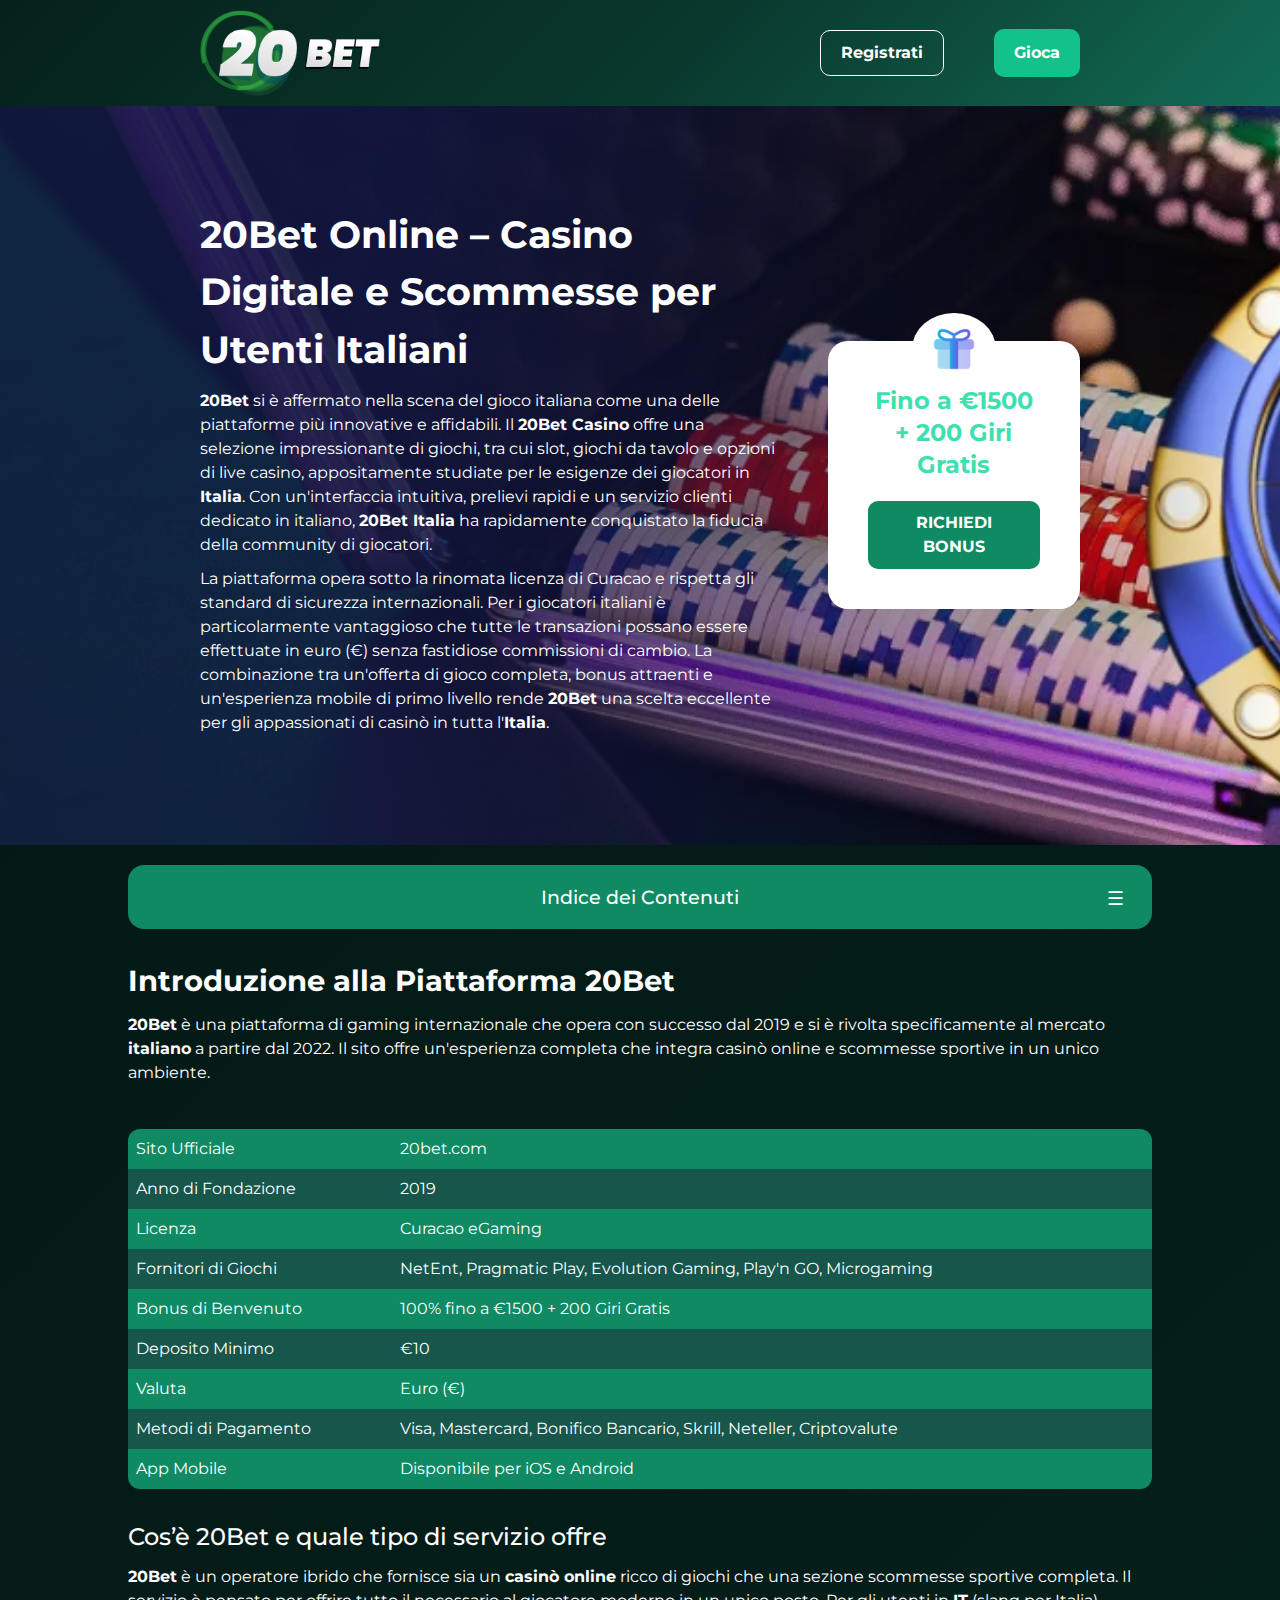
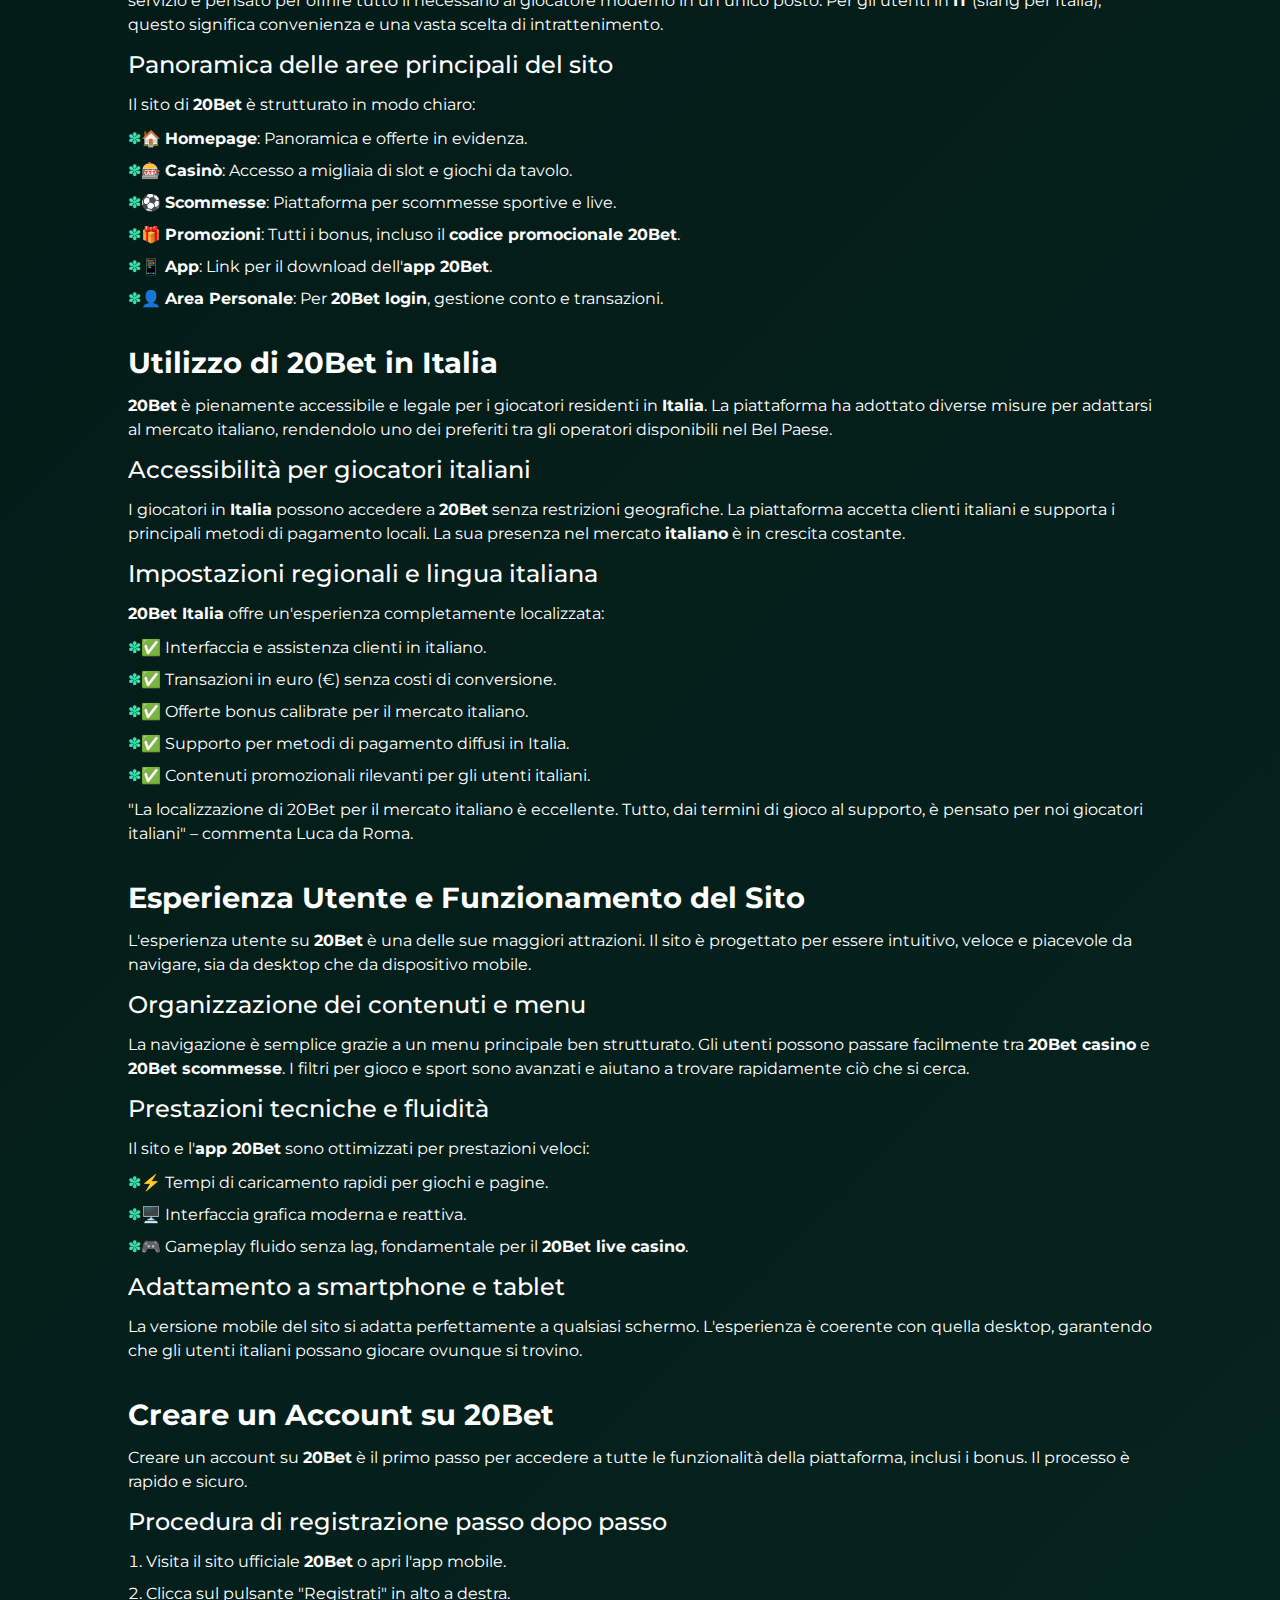
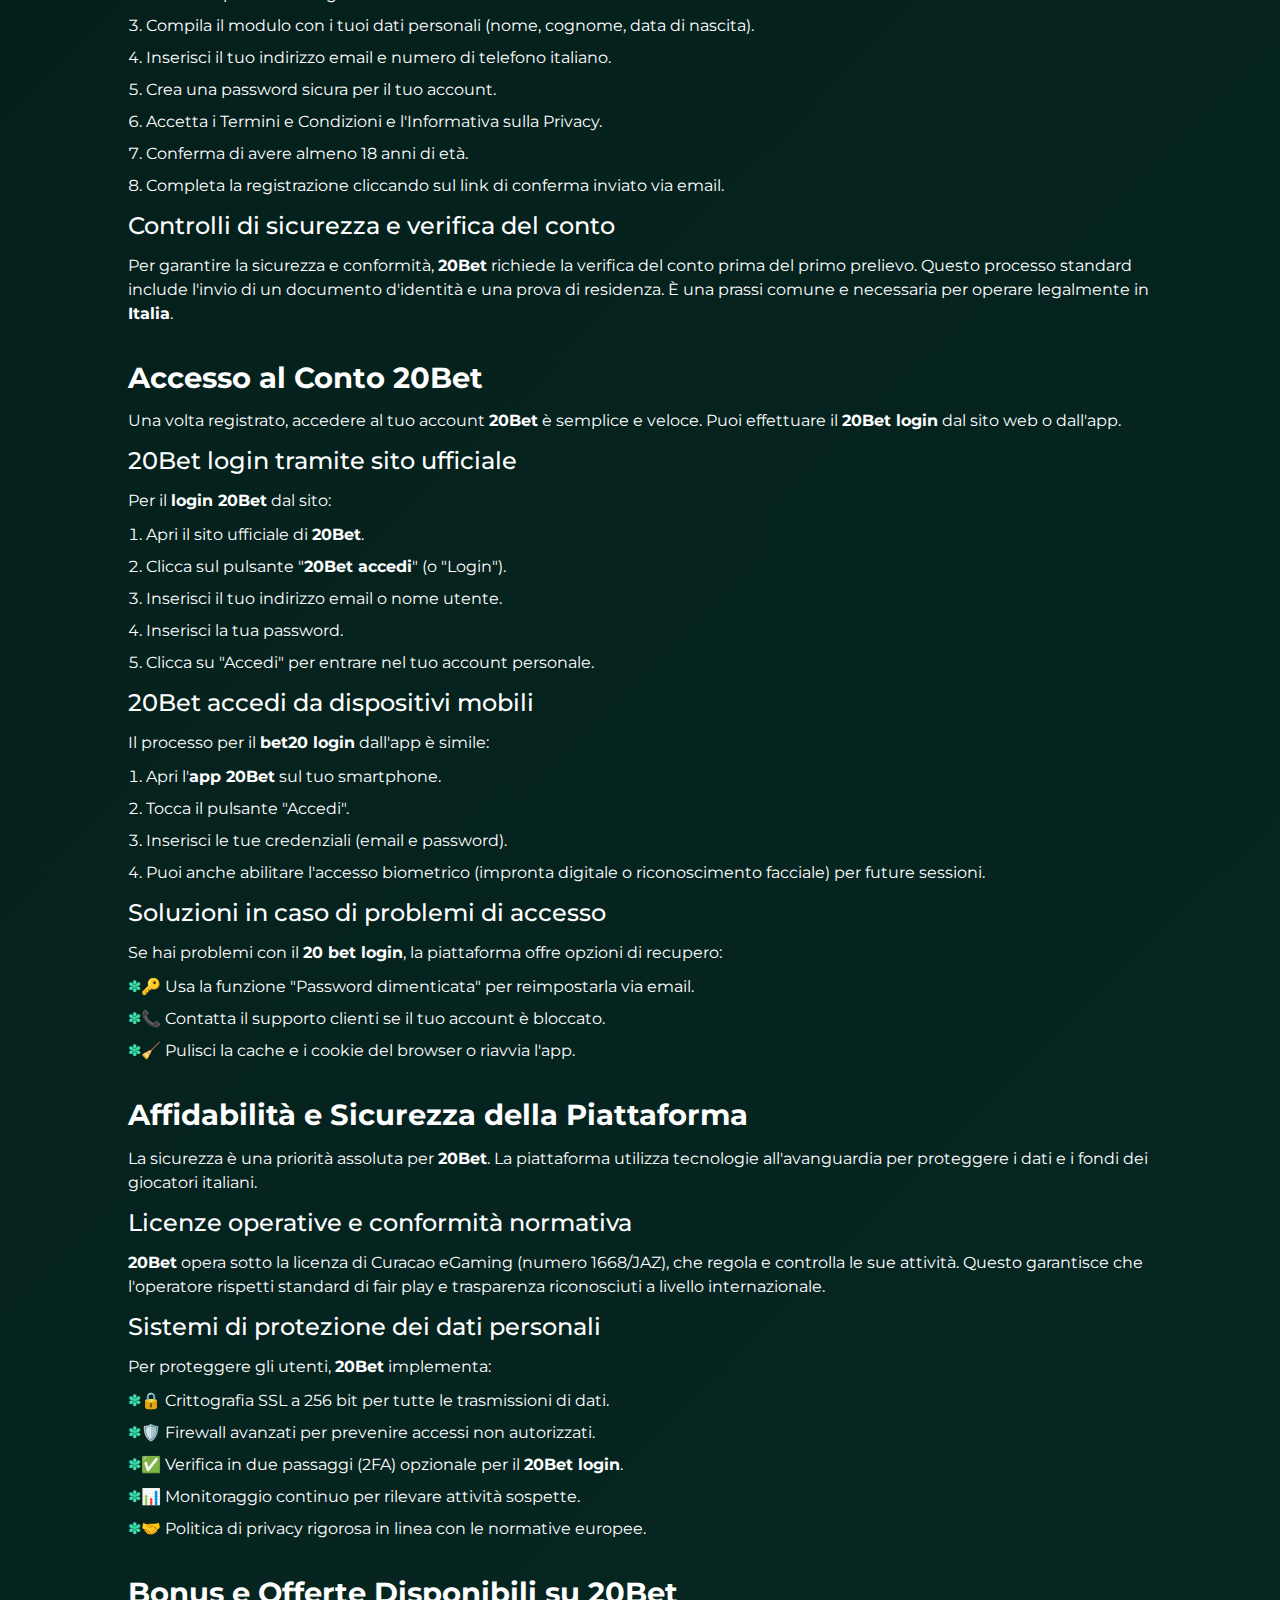
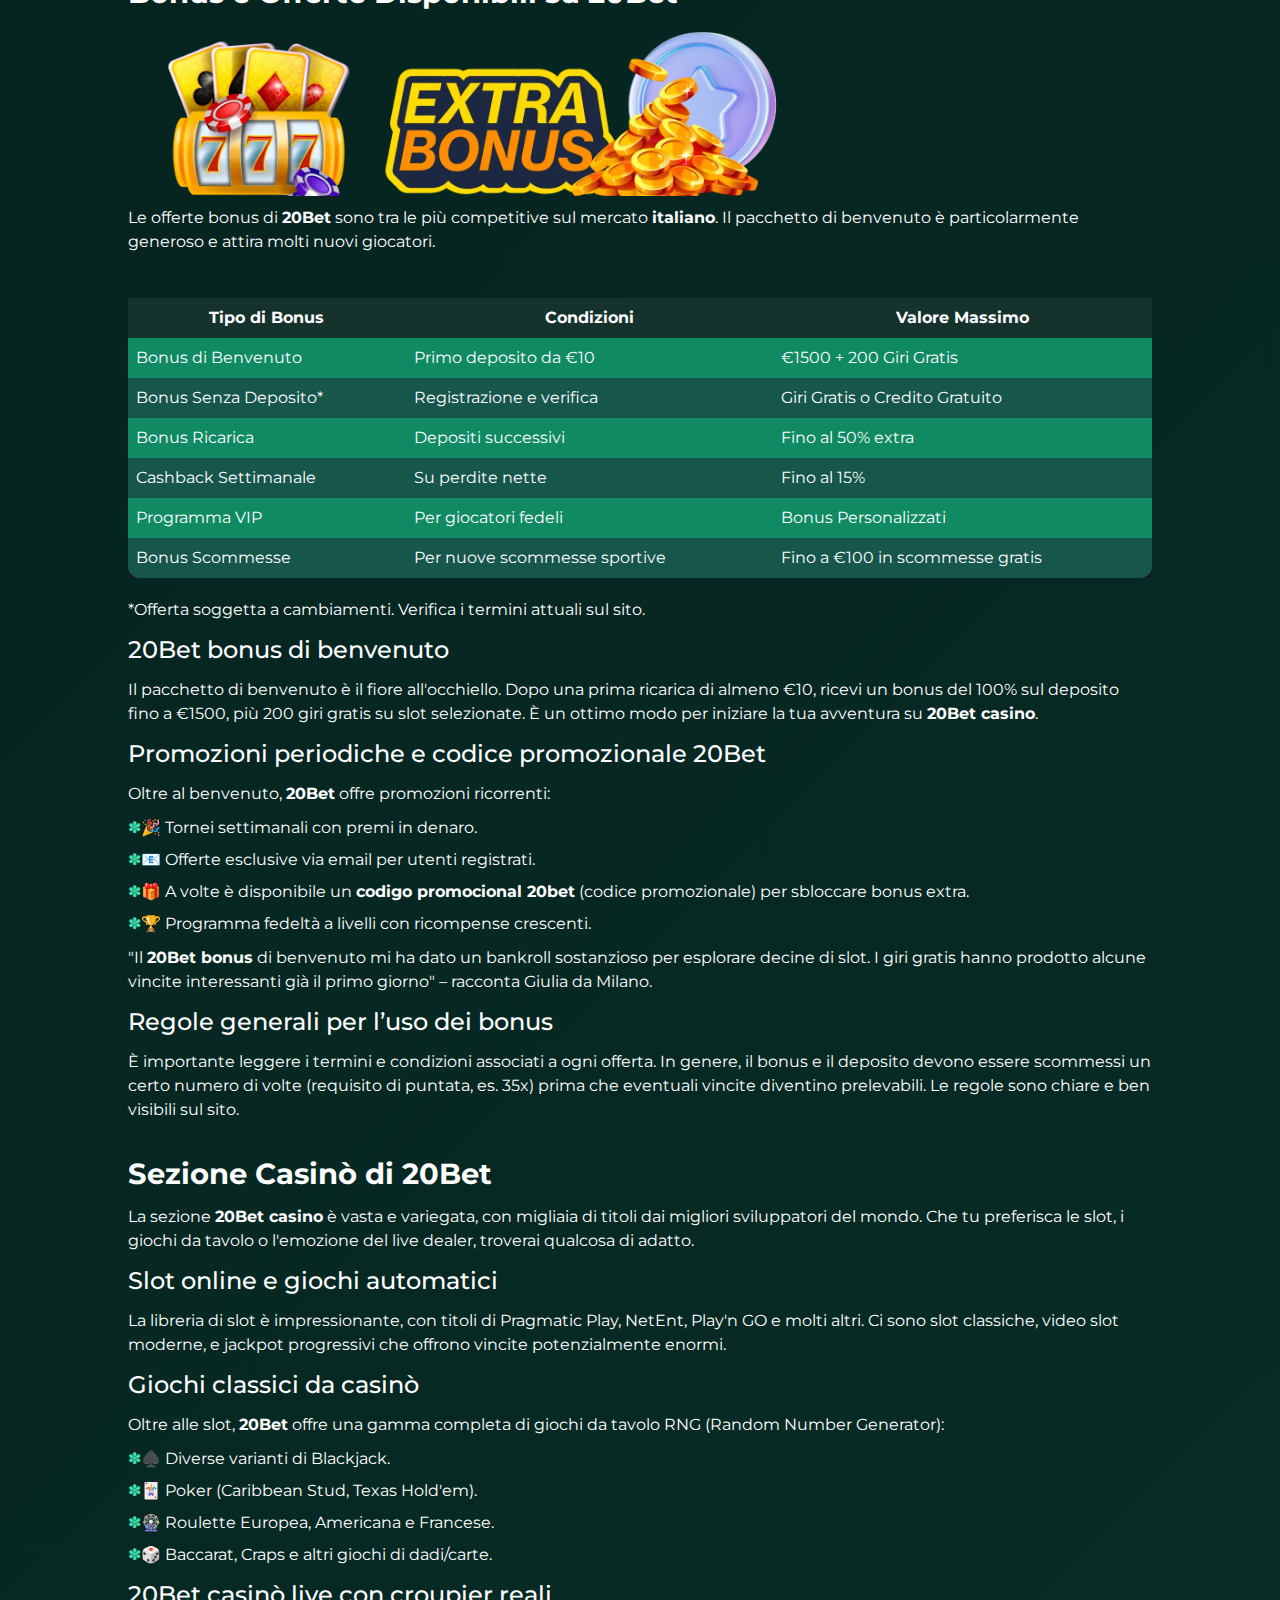
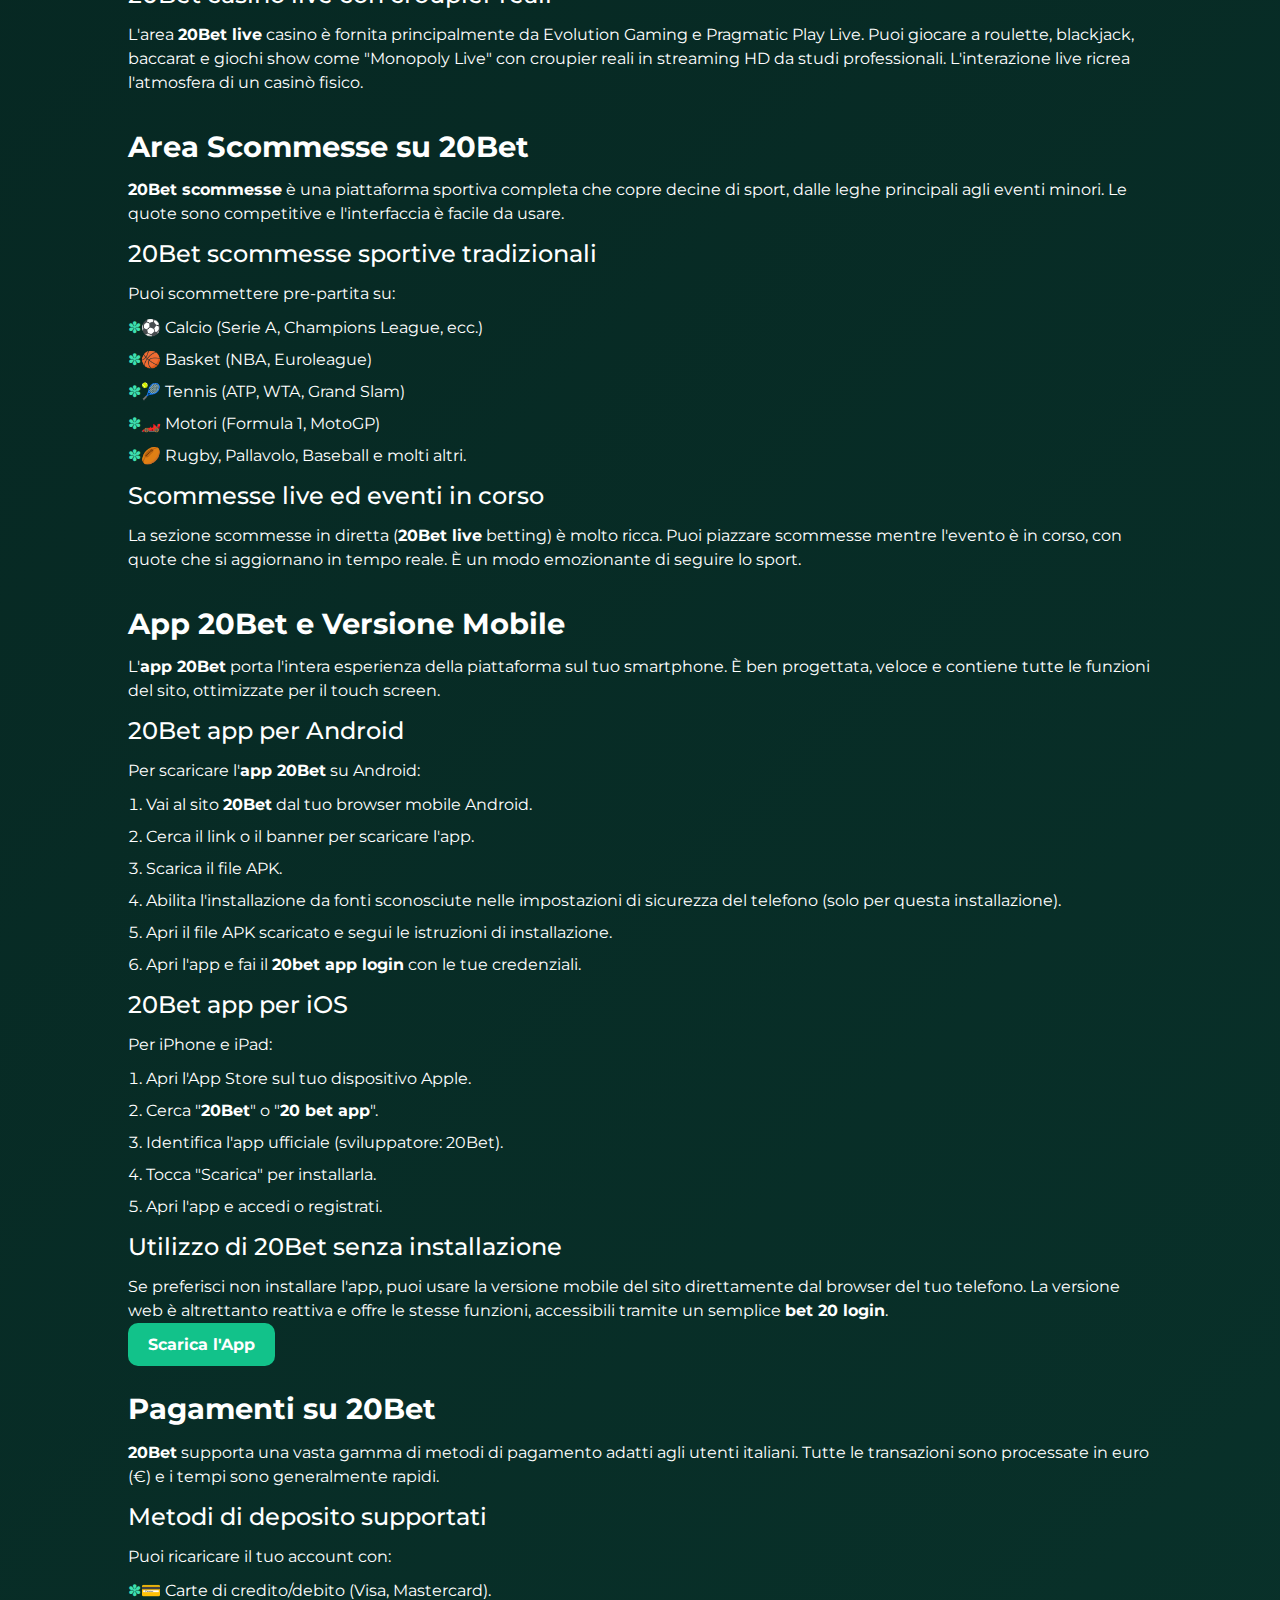
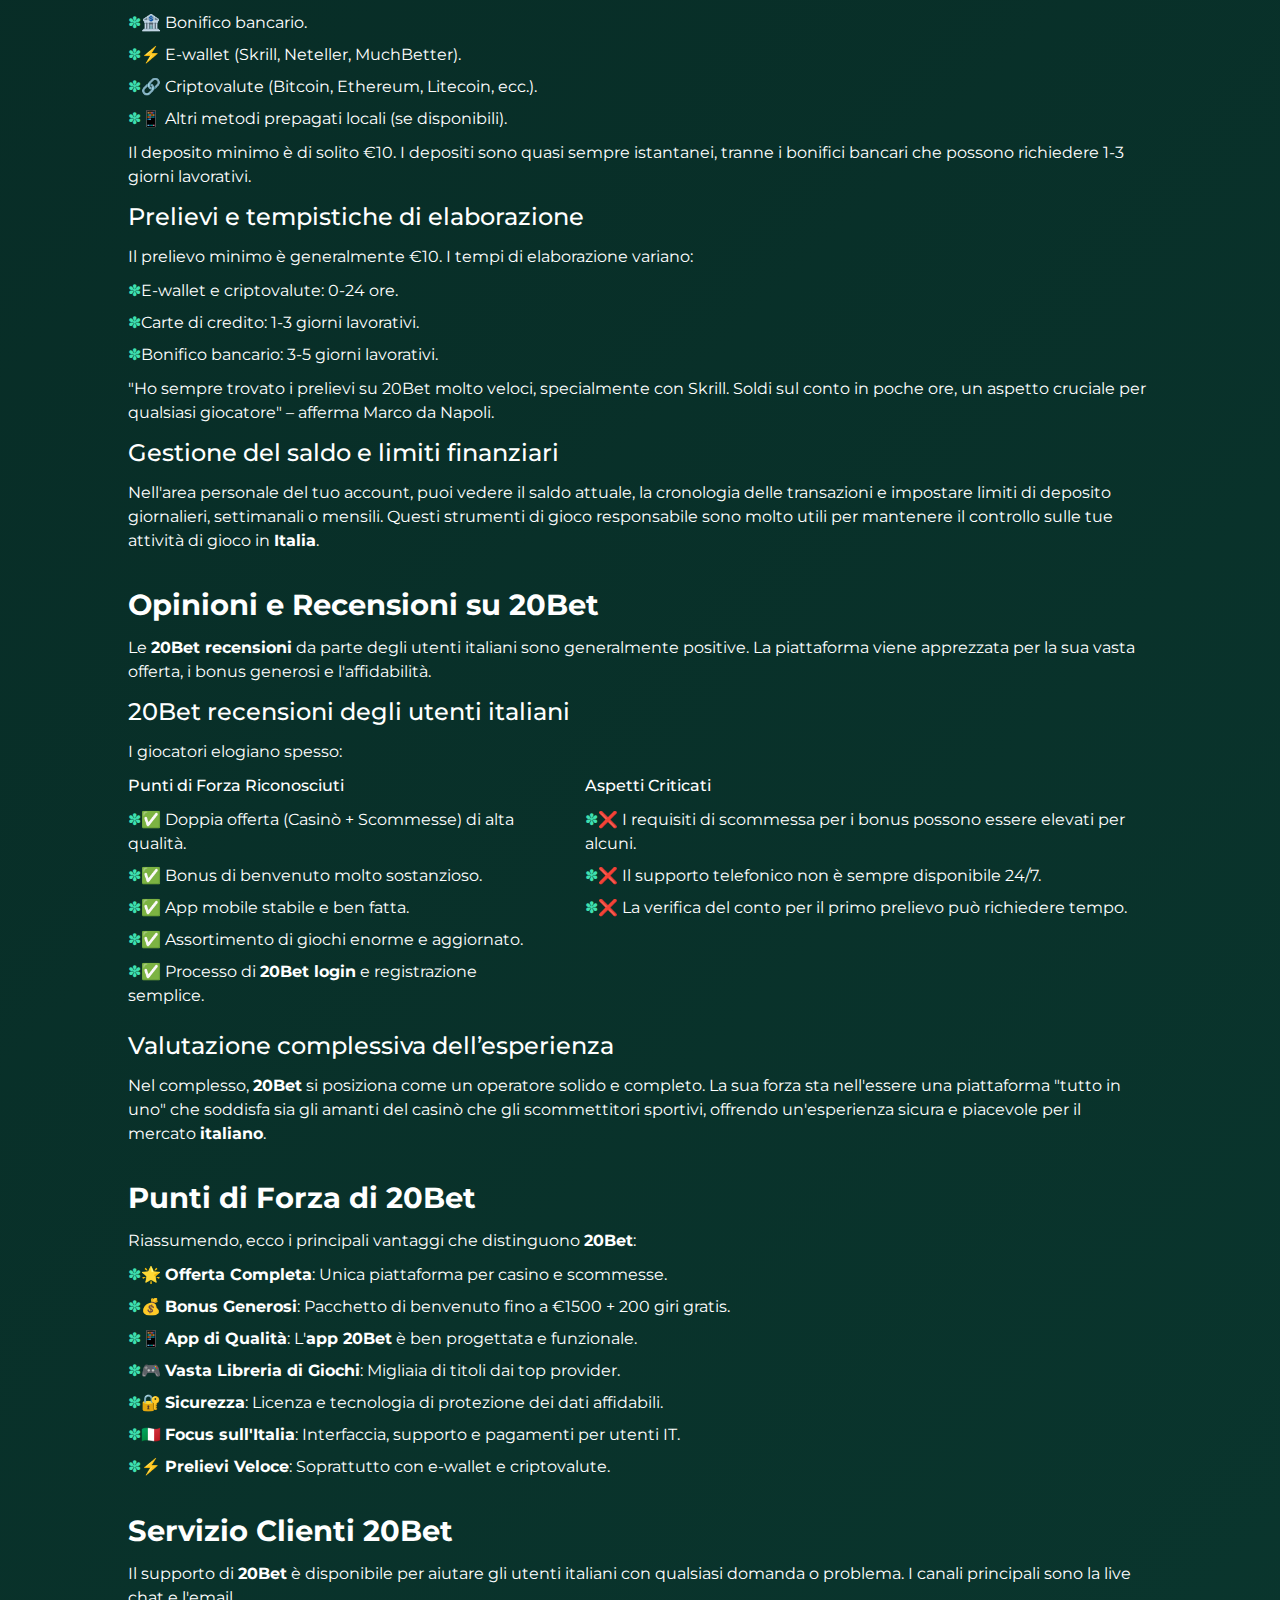
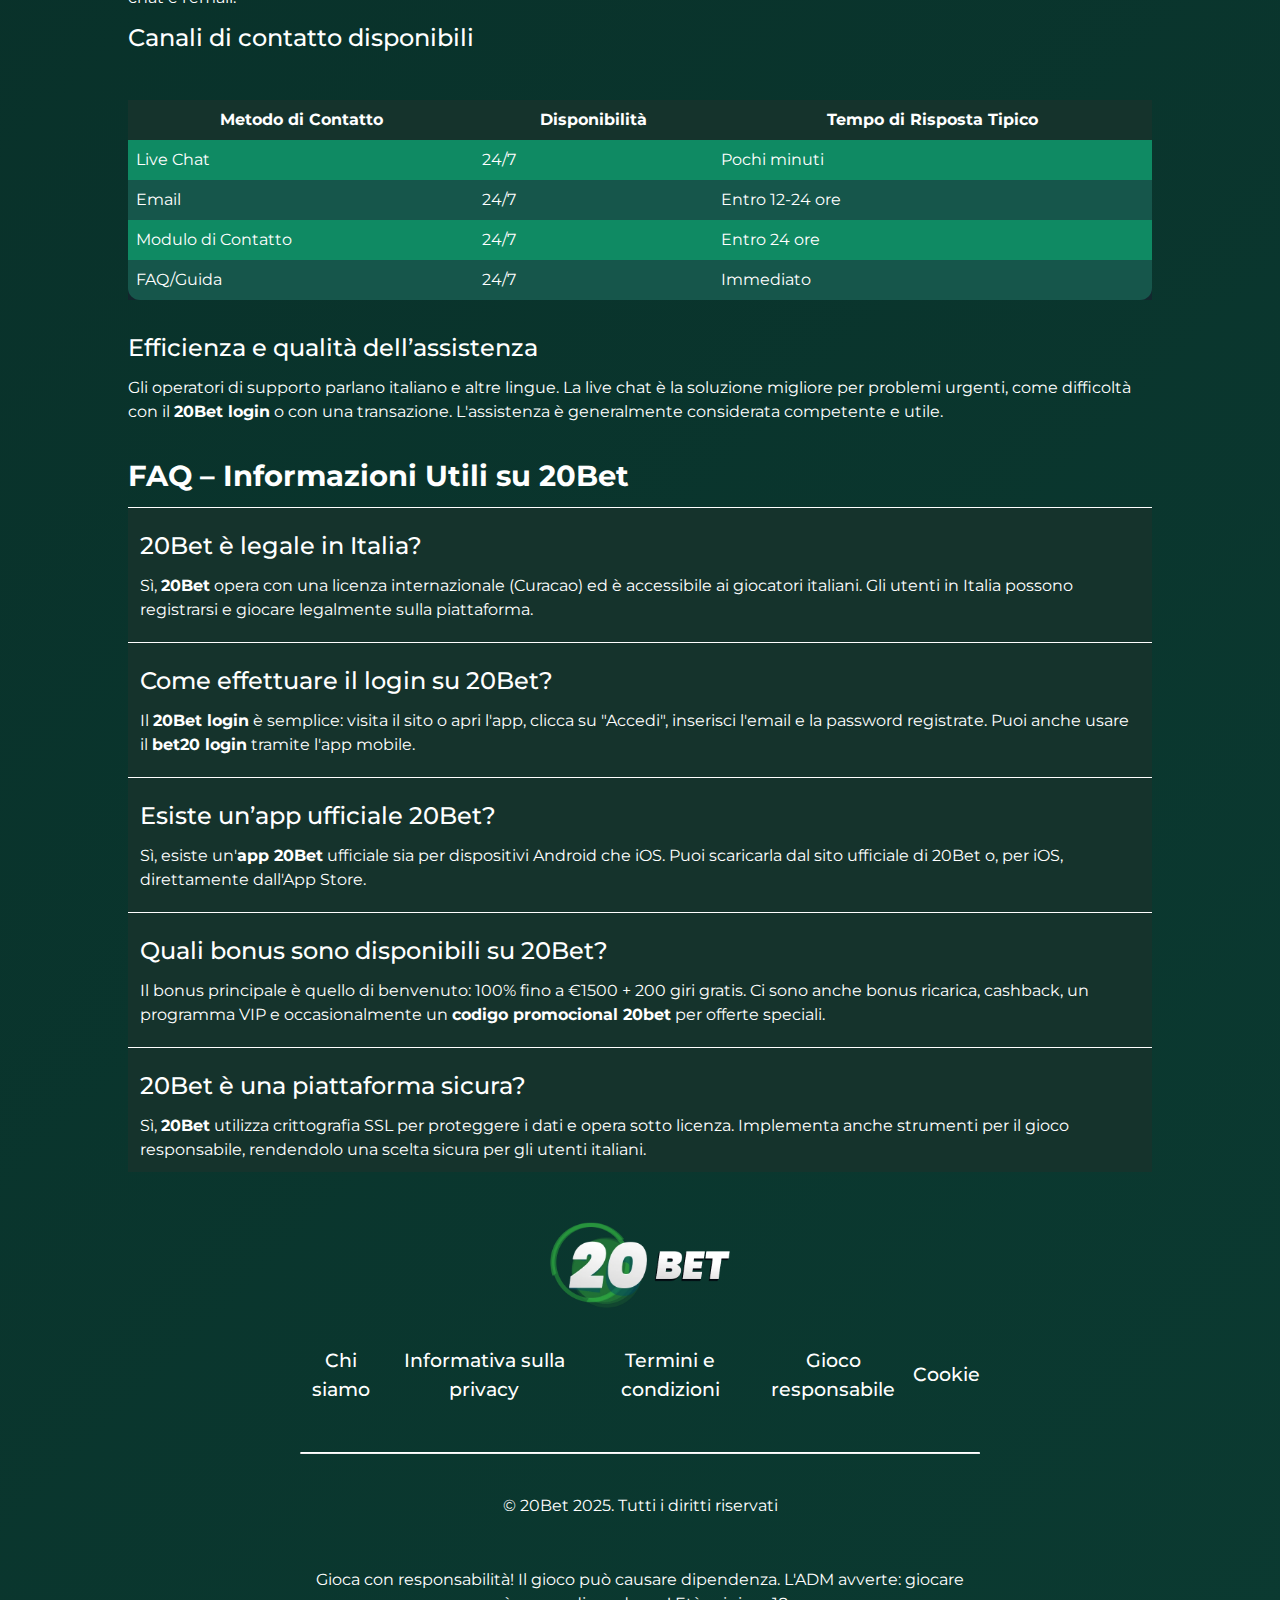
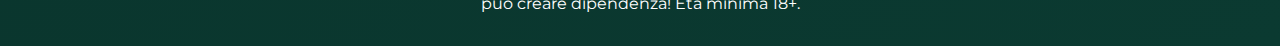
<file: index.html>
<!DOCTYPE html>
<html lang="it">

<head>
    <meta charset="UTF-8">
    <meta name="viewport" content="width=device-width, initial-scale=1.0">
    <link rel="stylesheet" href="style.css">
    <link rel="shortcut icon" href="favicon.ico" type="image/x-icon">

    <title>20Bet Online ⭐ Piattaforma di Casino, Login e App Mobile</title>
    <meta name="description"
        content="20Bet Online è un casinò e bookmaker digitale accessibile in Italia. Scopri le funzionalità del sito, le opzioni di login, l’app 20Bet, i bonus disponibili e le opinioni degli utenti.">
    <meta name="googlebot" content="index,follow,noarchive">

    <link rel="alternate" hreflang="it_IT" href="https://www.ambulatoriobarbaricina.it/it-it/">
    <link rel="alternate" hreflang="x-default" href="https://www.ambulatoriobarbaricina.it/">
    <link rel="canonical" href="https://www.ambulatoriobarbaricina.it/it-it/">

    <meta property="og:type" content="website">
    <meta property="og:title" content="20Bet Online ⭐ Piattaforma di Casino, Login e App Mobile">
    <meta property="og:description"
        content="20Bet Online è un casinò e bookmaker digitale accessibile in Italia. Scopri le funzionalità del sito, le opzioni di login, l’app 20Bet, i bonus disponibili e le opinioni degli utenti.">
    <meta property="og:url" content="https://www.ambulatoriobarbaricina.it/">
    <meta property="og:site_name" content="20Bet">
    <meta property="og:image" content="https://www.ambulatoriobarbaricina.it/img/1.webp">
    <meta property="og:locale" content="it_IT">

    <meta name="twitter:card" content="summary_large_image">
    <meta name="twitter:title" content="20Bet Online ⭐ Piattaforma di Casino, Login e App Mobile">
    <meta name="twitter:description"
        content="20Bet Online è un casinò e bookmaker digitale accessibile in Italia. Scopri le funzionalità del sito, le opzioni di login, l’app 20Bet, i bonus disponibili e le opinioni degli utenti.">
    <meta name="twitter:image" content="https://www.ambulatoriobarbaricina.it/img/1.webp">

    <script type="application/ld+json">
    {
        "@context": "https://schema.org",
        "@type": "Article",
        "headline": "20Bet Online ⭐ Piattaforma di Casino, Login e App Mobile",
        "description": "20Bet Online è un casinò e bookmaker digitale accessibile in Italia. Scopri le funzionalità del sito, le opzioni di login, l’app 20Bet, i bonus disponibili e le opinioni degli utenti.",
        "mainEntityOfPage": {
            "@type": "WebPage",
            "@id": "https://www.ambulatoriobarbaricina.it/"
        },
        "author": {
            "@type": "Person",
            "name": "Team di Esperti",
            "url": "https://www.ambulatoriobarbaricina.it/"
        },
        "publisher": {
            "@type": "Organization",
            "name": "20Bet",
            "logo": {
                "@type": "ImageObject",
                "url": "https://www.ambulatoriobarbaricina.it/img/logo.webp"
            }
        },
        "datePublished": "2025-10-04",
        "dateModified": "2025-10-04"
    }
    </script>

    <script type="application/ld+json">
    {
        "@context": "https://schema.org",
        "@type": "WebSite",
        "url": "https://www.ambulatoriobarbaricina.it/",
        "name": "20Bet",
        "description": "Sito ufficiale di 20Bet: casinò online, bookmaker, bonus e versione mobile per giocatori dall'Italia.",
        "inLanguage": "it-IT"
    }
    </script>

    <script type="application/ld+json">
    {
        "@context": "https://schema.org",
        "@type": "BreadcrumbList",
        "itemListElement": [
            {
                "@type": "ListItem",
                "position": 1,
                "name": "Homepage",
                "item": "https://www.ambulatoriobarbaricina.it/"
            },
            {
                "@type": "ListItem",
                "position": 2,
                "name": "Bonus €1500 + 200 Giri Gratis",
                "item": "https://www.ambulatoriobarbaricina.it/"
            }
        ]
    }
    </script>

    <script type="application/ld+json">
    {
        "@context": "https://schema.org",
        "@type": "FAQPage",
        "mainEntity": [
            {
                "@type": "Question",
                "name": "Come mi registro su 20Bet?",
                "acceptedAnswer": {
                    "@type": "Answer",
                    "text": "La registrazione richiede meno di 2 minuti: visita il sito ufficiale, clicca su 'Registrati', inserisci email e numero di telefono, crea una password sicura e conferma i dati."
                }
            },
            {
                "@type": "Question",
                "name": "C'è un'app mobile di 20Bet?",
                "acceptedAnswer": {
                    "@type": "Answer",
                    "text": "Sì, l'app mobile di 20Bet è disponibile per iOS e Android e offre tutte le funzioni del casinò online e del bookmaker."
                }
            },
            {
                "@type": "Question",
                "name": "Come ottengo il bonus di benvenuto?",
                "acceptedAnswer": {
                    "@type": "Answer",
                    "text": "Dopo il primo deposito di €10 o più, ricevi un bonus del 100% fino a €1500 più 200 giri gratis in slot machine selezionate."
                }
            },
            {
                "@type": "Question",
                "name": "Quanto durano i prelievi?",
                "acceptedAnswer": {
                    "@type": "Answer",
                    "text": "I prelievi vengono elaborati rapidamente: Visa/Mastercard, bonifico bancario, e-wallet entro 24 ore e criptovalute in poche ore con un minimo di €10."
                }
            }
        ]
    }
    </script>
</head>

<body>

    <header>
        <div class="logo">
            <a href="/"><img src="./img/logo.webp" alt="Logo 20Bet" width="180" height="80"></a>
        </div>

        <div class="header-btn">
            <a href="/play/" rel="nofollow" content="noindex" class="h-violet-btn">Registrati</a>
            <a href="/play/" rel="nofollow" content="noindex" class="h-accent-btn">Gioca</a>
        </div>
    </header>

    <main>
        <div class="promo">
            <div class="promo-l">
                <h1>20Bet Online – Casino Digitale e Scommesse per Utenti Italiani</h1>
                <p class="txt">
                    <strong>20Bet</strong> si è affermato nella scena del gioco italiana come una delle piattaforme più
                    innovative e affidabili. Il <strong>20Bet Casino</strong> offre una selezione impressionante di
                    giochi, tra cui slot, giochi da tavolo e opzioni di live casino, appositamente studiate per le
                    esigenze dei giocatori in <strong>Italia</strong>. Con un'interfaccia intuitiva, prelievi rapidi e
                    un servizio clienti dedicato in italiano, <strong>20Bet Italia</strong> ha rapidamente conquistato
                    la fiducia della community di giocatori.
                </p>
                <p class="txt">
                    La piattaforma opera sotto la rinomata licenza di Curacao e rispetta gli standard di sicurezza
                    internazionali. Per i giocatori italiani è particolarmente vantaggioso che tutte le transazioni
                    possano essere effettuate in euro (€) senza fastidiose commissioni di cambio. La combinazione tra
                    un'offerta di gioco completa, bonus attraenti e un'esperienza mobile di primo livello rende
                    <strong>20Bet</strong> una scelta eccellente per gli appassionati di casinò in tutta
                    l'<strong>Italia</strong>.
                </p>
            </div>

            <div class="promo-gift">
                <div class="gift-box">
                    <img class="gift-zoom" src="./img/gift.webp" alt="Bonus 20Bet" width="50" height="50">
                </div>

                <p class="txt-accent">
                    Fino a €1500 + 200 Giri Gratis
                </p>

                <a href="/play/" rel="nofollow" content="noindex" class="btn-accent">Richiedi Bonus</a>
            </div>
        </div>

        <div class="wrapper">
            <div class="navigation">
                <input type="checkbox" id="toggle-nav" hidden>
                <label for="toggle-nav" class="txt-nav">Indice dei Contenuti</label>

                <ul class="nav-list">
                    <li class="nav-item"><a href="/">Panoramica Piattaforma</a></li>
                    <li class="nav-item"><a href="#introduzione">Introduzione alla Piattaforma 20Bet</a></li>
                    <li class="nav-item"><a href="#utilizzo-italia">Utilizzo di 20Bet in Italia</a></li>
                    <li class="nav-item"><a href="#esperienza-utente">Esperienza Utente e Funzionamento del Sito</a>
                    </li>
                    <li class="nav-item"><a href="#creare-account">Creare un Account su 20Bet</a></li>
                    <li class="nav-item"><a href="#accesso-conto">Accesso al Conto 20Bet</a></li>
                    <li class="nav-item"><a href="#affidabilita">Affidabilità e Sicurezza della Piattaforma</a></li>
                    <li class="nav-item"><a href="#bonus">Bonus e Offerte Disponibili su 20Bet</a></li>
                    <li class="nav-item"><a href="#sezione-casino">Sezione Casinò di 20Bet</a></li>
                    <li class="nav-item"><a href="#area-scommesse">Area Scommesse su 20Bet</a></li>
                    <li class="nav-item"><a href="#app">App 20Bet e Versione Mobile</a></li>
                    <li class="nav-item"><a href="#pagamenti">Pagamenti su 20Bet</a></li>
                    <li class="nav-item"><a href="#opinioni">Opinioni e Recensioni su 20Bet</a></li>
                    <li class="nav-item"><a href="#punti-forza">Punti di Forza di 20Bet</a></li>
                    <li class="nav-item"><a href="#servizio-clienti">Servizio Clienti 20Bet</a></li>
                    <li class="nav-item"><a href="#faq">FAQ – Informazioni Utili su 20Bet</a></li>
                </ul>
            </div>

            <div class="container" id="introduzione">
                <h2>Introduzione alla Piattaforma 20Bet</h2>
                <p class="txt">
                    <strong>20Bet</strong> è una piattaforma di gaming internazionale che opera con successo dal 2019 e
                    si è rivolta specificamente al mercato <strong>italiano</strong> a partire dal 2022. Il sito offre
                    un'esperienza completa che integra casinò online e scommesse sportive in un unico ambiente.
                </p>

                <div class="table-wrapper">
                    <table>
                        <tbody>
                            <tr>
                                <td>Sito Ufficiale</td>
                                <td>20bet.com</td>
                            </tr>
                            <tr>
                                <td>Anno di Fondazione</td>
                                <td>2019</td>
                            </tr>
                            <tr>
                                <td>Licenza</td>
                                <td>Curacao eGaming</td>
                            </tr>
                            <tr>
                                <td>Fornitori di Giochi</td>
                                <td>NetEnt, Pragmatic Play, Evolution Gaming, Play'n GO, Microgaming</td>
                            </tr>
                            <tr>
                                <td>Bonus di Benvenuto</td>
                                <td>100% fino a €1500 + 200 Giri Gratis</td>
                            </tr>
                            <tr>
                                <td>Deposito Minimo</td>
                                <td>€10</td>
                            </tr>
                            <tr>
                                <td>Valuta</td>
                                <td>Euro (€)</td>
                            </tr>
                            <tr>
                                <td>Metodi di Pagamento</td>
                                <td>Visa, Mastercard, Bonifico Bancario, Skrill, Neteller, Criptovalute</td>
                            </tr>
                            <tr>
                                <td>App Mobile</td>
                                <td>Disponibile per iOS e Android</td>
                            </tr>
                        </tbody>
                    </table>
                </div>

                <h3>Cos’è 20Bet e quale tipo di servizio offre</h3>
                <p class="txt">
                    <strong>20Bet</strong> è un operatore ibrido che fornisce sia un <strong>casinò online</strong>
                    ricco di giochi che una sezione scommesse sportive completa. Il servizio è pensato per offrire tutto
                    il necessario al giocatore moderno in un unico posto. Per gli utenti in <strong>IT</strong> (slang
                    per Italia), questo significa convenienza e una vasta scelta di intrattenimento.
                </p>

                <h3>Panoramica delle aree principali del sito</h3>
                <p class="txt">
                    Il sito di <strong>20Bet</strong> è strutturato in modo chiaro:
                </p>
                <ul>
                    <li>🏠 <strong>Homepage</strong>: Panoramica e offerte in evidenza.</li>
                    <li>🎰 <strong>Casinò</strong>: Accesso a migliaia di slot e giochi da tavolo.</li>
                    <li>⚽ <strong>Scommesse</strong>: Piattaforma per scommesse sportive e live.</li>
                    <li>🎁 <strong>Promozioni</strong>: Tutti i bonus, incluso il <strong>codice promocionale
                            20Bet</strong>.</li>
                    <li>📱 <strong>App</strong>: Link per il download dell'<strong>app 20Bet</strong>.</li>
                    <li>👤 <strong>Area Personale</strong>: Per <strong>20Bet login</strong>, gestione conto e
                        transazioni.</li>
                </ul>
            </div>

            <div class="container" id="utilizzo-italia">
                <h2>Utilizzo di 20Bet in Italia</h2>
                <p class="txt">
                    <strong>20Bet</strong> è pienamente accessibile e legale per i giocatori residenti in
                    <strong>Italia</strong>. La piattaforma ha adottato diverse misure per adattarsi al mercato
                    italiano, rendendolo uno dei preferiti tra gli operatori disponibili nel Bel Paese.
                </p>

                <h3>Accessibilità per giocatori italiani</h3>
                <p class="txt">
                    I giocatori in <strong>Italia</strong> possono accedere a <strong>20Bet</strong> senza restrizioni
                    geografiche. La piattaforma accetta clienti italiani e supporta i principali metodi di pagamento
                    locali. La sua presenza nel mercato <strong>italiano</strong> è in crescita costante.
                </p>

                <h3>Impostazioni regionali e lingua italiana</h3>
                <p class="txt">
                    <strong>20Bet Italia</strong> offre un'esperienza completamente localizzata:
                </p>
                <ul>
                    <li>✅ Interfaccia e assistenza clienti in italiano.</li>
                    <li>✅ Transazioni in euro (€) senza costi di conversione.</li>
                    <li>✅ Offerte bonus calibrate per il mercato italiano.</li>
                    <li>✅ Supporto per metodi di pagamento diffusi in Italia.</li>
                    <li>✅ Contenuti promozionali rilevanti per gli utenti italiani.</li>
                </ul>
                <p class="txt">
                    "La localizzazione di 20Bet per il mercato italiano è eccellente. Tutto, dai termini di gioco al
                    supporto, è pensato per noi giocatori italiani" – commenta Luca da Roma.
                </p>
            </div>

            <div class="container" id="esperienza-utente">
                <h2>Esperienza Utente e Funzionamento del Sito</h2>
                <p class="txt">
                    L'esperienza utente su <strong>20Bet</strong> è una delle sue maggiori attrazioni. Il sito è
                    progettato per essere intuitivo, veloce e piacevole da navigare, sia da desktop che da dispositivo
                    mobile.
                </p>

                <h3>Organizzazione dei contenuti e menu</h3>
                <p class="txt">
                    La navigazione è semplice grazie a un menu principale ben strutturato. Gli utenti possono passare
                    facilmente tra <strong>20Bet casino</strong> e <strong>20Bet scommesse</strong>. I filtri per gioco
                    e sport sono avanzati e aiutano a trovare rapidamente ciò che si cerca.
                </p>

                <h3>Prestazioni tecniche e fluidità</h3>
                <p class="txt">
                    Il sito e l'<strong>app 20Bet</strong> sono ottimizzati per prestazioni veloci:
                </p>
                <ul>
                    <li>⚡ Tempi di caricamento rapidi per giochi e pagine.</li>
                    <li>🖥️ Interfaccia grafica moderna e reattiva.</li>
                    <li>🎮 Gameplay fluido senza lag, fondamentale per il <strong>20Bet live casino</strong>.</li>
                </ul>

                <h3>Adattamento a smartphone e tablet</h3>
                <p class="txt">
                    La versione mobile del sito si adatta perfettamente a qualsiasi schermo. L'esperienza è coerente con
                    quella desktop, garantendo che gli utenti italiani possano giocare ovunque si trovino.
                </p>
            </div>

            <div class="container" id="creare-account">
                <h2>Creare un Account su 20Bet</h2>
                <p class="txt">
                    Creare un account su <strong>20Bet</strong> è il primo passo per accedere a tutte le funzionalità
                    della piattaforma, inclusi i bonus. Il processo è rapido e sicuro.
                </p>

                <h3>Procedura di registrazione passo dopo passo</h3>
                <ol class="txt">
                    <li>Visita il sito ufficiale <strong>20Bet</strong> o apri l'app mobile.</li>
                    <li>Clicca sul pulsante "Registrati" in alto a destra.</li>
                    <li>Compila il modulo con i tuoi dati personali (nome, cognome, data di nascita).</li>
                    <li>Inserisci il tuo indirizzo email e numero di telefono italiano.</li>
                    <li>Crea una password sicura per il tuo account.</li>
                    <li>Accetta i Termini e Condizioni e l'Informativa sulla Privacy.</li>
                    <li>Conferma di avere almeno 18 anni di età.</li>
                    <li>Completa la registrazione cliccando sul link di conferma inviato via email.</li>
                </ol>

                <h3>Controlli di sicurezza e verifica del conto</h3>
                <p class="txt">
                    Per garantire la sicurezza e conformità, <strong>20Bet</strong> richiede la verifica del conto prima
                    del primo prelievo. Questo processo standard include l'invio di un documento d'identità e una prova
                    di residenza. È una prassi comune e necessaria per operare legalmente in <strong>Italia</strong>.
                </p>
            </div>

            <div class="container" id="accesso-conto">
                <h2>Accesso al Conto 20Bet</h2>
                <p class="txt">
                    Una volta registrato, accedere al tuo account <strong>20Bet</strong> è semplice e veloce. Puoi
                    effettuare il <strong>20Bet login</strong> dal sito web o dall'app.
                </p>

                <h3>20Bet login tramite sito ufficiale</h3>
                <p class="txt">
                    Per il <strong>login 20Bet</strong> dal sito:
                </p>
                <ol class="txt">
                    <li>Apri il sito ufficiale di <strong>20Bet</strong>.</li>
                    <li>Clicca sul pulsante "<strong>20Bet accedi</strong>" (o "Login").</li>
                    <li>Inserisci il tuo indirizzo email o nome utente.</li>
                    <li>Inserisci la tua password.</li>
                    <li>Clicca su "Accedi" per entrare nel tuo account personale.</li>
                </ol>

                <h3>20Bet accedi da dispositivi mobili</h3>
                <p class="txt">
                    Il processo per il <strong>bet20 login</strong> dall'app è simile:
                </p>
                <ol class="txt">
                    <li>Apri l'<strong>app 20Bet</strong> sul tuo smartphone.</li>
                    <li>Tocca il pulsante "Accedi".</li>
                    <li>Inserisci le tue credenziali (email e password).</li>
                    <li>Puoi anche abilitare l'accesso biometrico (impronta digitale o riconoscimento facciale) per
                        future sessioni.</li>
                </ol>

                <h3>Soluzioni in caso di problemi di accesso</h3>
                <p class="txt">
                    Se hai problemi con il <strong>20 bet login</strong>, la piattaforma offre opzioni di recupero:
                </p>
                <ul>
                    <li>🔑 Usa la funzione "Password dimenticata" per reimpostarla via email.</li>
                    <li>📞 Contatta il supporto clienti se il tuo account è bloccato.</li>
                    <li>🧹 Pulisci la cache e i cookie del browser o riavvia l'app.</li>
                </ul>
            </div>

            <div class="container" id="affidabilita">
                <h2>Affidabilità e Sicurezza della Piattaforma</h2>
                <p class="txt">
                    La sicurezza è una priorità assoluta per <strong>20Bet</strong>. La piattaforma utilizza tecnologie
                    all'avanguardia per proteggere i dati e i fondi dei giocatori italiani.
                </p>

                <h3>Licenze operative e conformità normativa</h3>
                <p class="txt">
                    <strong>20Bet</strong> opera sotto la licenza di Curacao eGaming (numero 1668/JAZ), che regola e
                    controlla le sue attività. Questo garantisce che l'operatore rispetti standard di fair play e
                    trasparenza riconosciuti a livello internazionale.
                </p>

                <h3>Sistemi di protezione dei dati personali</h3>
                <p class="txt">
                    Per proteggere gli utenti, <strong>20Bet</strong> implementa:
                </p>
                <ul>
                    <li>🔒 Crittografia SSL a 256 bit per tutte le trasmissioni di dati.</li>
                    <li>🛡️ Firewall avanzati per prevenire accessi non autorizzati.</li>
                    <li>✅ Verifica in due passaggi (2FA) opzionale per il <strong>20Bet login</strong>.</li>
                    <li>📊 Monitoraggio continuo per rilevare attività sospette.</li>
                    <li>🤝 Politica di privacy rigorosa in linea con le normative europee.</li>
                </ul>
            </div>

            <div class="container" id="bonus">
                <h2>Bonus e Offerte Disponibili su 20Bet</h2>
                <img src="/img/1.webp" alt="Bonus e Offerte Disponibili su 20Bet" width="1000" height="400">
                <p class="txt">
                    Le offerte bonus di <strong>20Bet</strong> sono tra le più competitive sul mercato
                    <strong>italiano</strong>. Il pacchetto di benvenuto è particolarmente generoso e attira molti nuovi
                    giocatori.
                </p>

                <div class="table-wrapper">
                    <table>
                        <thead>
                            <tr>
                                <th>Tipo di Bonus</th>
                                <th>Condizioni</th>
                                <th>Valore Massimo</th>
                            </tr>
                        </thead>
                        <tbody>
                            <tr>
                                <td>Bonus di Benvenuto</td>
                                <td>Primo deposito da €10</td>
                                <td>€1500 + 200 Giri Gratis</td>
                            </tr>
                            <tr>
                                <td>Bonus Senza Deposito*</td>
                                <td>Registrazione e verifica</td>
                                <td>Giri Gratis o Credito Gratuito</td>
                            </tr>
                            <tr>
                                <td>Bonus Ricarica</td>
                                <td>Depositi successivi</td>
                                <td>Fino al 50% extra</td>
                            </tr>
                            <tr>
                                <td>Cashback Settimanale</td>
                                <td>Su perdite nette</td>
                                <td>Fino al 15%</td>
                            </tr>
                            <tr>
                                <td>Programma VIP</td>
                                <td>Per giocatori fedeli</td>
                                <td>Bonus Personalizzati</td>
                            </tr>
                            <tr>
                                <td>Bonus Scommesse</td>
                                <td>Per nuove scommesse sportive</td>
                                <td>Fino a €100 in scommesse gratis</td>
                            </tr>
                        </tbody>
                    </table>
                    <p class="txt-small">*Offerta soggetta a cambiamenti. Verifica i termini attuali sul sito.</p>
                </div>

                <h3>20Bet bonus di benvenuto</h3>
                <p class="txt">
                    Il pacchetto di benvenuto è il fiore all'occhiello. Dopo una prima ricarica di almeno €10, ricevi un
                    bonus del 100% sul deposito fino a €1500, più 200 giri gratis su slot selezionate. È un ottimo modo
                    per iniziare la tua avventura su <strong>20Bet casino</strong>.
                </p>

                <h3>Promozioni periodiche e codice promozionale 20Bet</h3>
                <p class="txt">
                    Oltre al benvenuto, <strong>20Bet</strong> offre promozioni ricorrenti:
                </p>
                <ul>
                    <li>🎉 Tornei settimanali con premi in denaro.</li>
                    <li>📧 Offerte esclusive via email per utenti registrati.</li>
                    <li>🎁 A volte è disponibile un <strong>codigo promocional 20bet</strong> (codice promozionale) per
                        sbloccare bonus extra.</li>
                    <li>🏆 Programma fedeltà a livelli con ricompense crescenti.</li>
                </ul>
                <p class="txt">
                    "Il <strong>20Bet bonus</strong> di benvenuto mi ha dato un bankroll sostanzioso per esplorare
                    decine di slot. I giri gratis hanno prodotto alcune vincite interessanti già il primo giorno" –
                    racconta Giulia da Milano.
                </p>

                <h3>Regole generali per l’uso dei bonus</h3>
                <p class="txt">
                    È importante leggere i termini e condizioni associati a ogni offerta. In genere, il bonus e il
                    deposito devono essere scommessi un certo numero di volte (requisito di puntata, es. 35x) prima che
                    eventuali vincite diventino prelevabili. Le regole sono chiare e ben visibili sul sito.
                </p>
            </div>

            <div class="container" id="sezione-casino">
                <h2>Sezione Casinò di 20Bet</h2>
                <p class="txt">
                    La sezione <strong>20Bet casino</strong> è vasta e variegata, con migliaia di titoli dai migliori
                    sviluppatori del mondo. Che tu preferisca le slot, i giochi da tavolo o l'emozione del live dealer,
                    troverai qualcosa di adatto.
                </p>

                <h3>Slot online e giochi automatici</h3>
                <p class="txt">
                    La libreria di slot è impressionante, con titoli di Pragmatic Play, NetEnt, Play'n GO e molti altri.
                    Ci sono slot classiche, video slot moderne, e jackpot progressivi che offrono vincite potenzialmente
                    enormi.
                </p>

                <h3>Giochi classici da casinò</h3>
                <p class="txt">
                    Oltre alle slot, <strong>20Bet</strong> offre una gamma completa di giochi da tavolo RNG (Random
                    Number Generator):
                </p>
                <ul>
                    <li>♠️ Diverse varianti di Blackjack.</li>
                    <li>🃏 Poker (Caribbean Stud, Texas Hold'em).</li>
                    <li>🎡 Roulette Europea, Americana e Francese.</li>
                    <li>🎲 Baccarat, Craps e altri giochi di dadi/carte.</li>
                </ul>

                <h3>20Bet casinò live con croupier reali</h3>
                <p class="txt">
                    L'area <strong>20Bet live</strong> casino è fornita principalmente da Evolution Gaming e Pragmatic
                    Play Live. Puoi giocare a roulette, blackjack, baccarat e giochi show come "Monopoly Live" con
                    croupier reali in streaming HD da studi professionali. L'interazione live ricrea l'atmosfera di un
                    casinò fisico.
                </p>
            </div>

            <div class="container" id="area-scommesse">
                <h2>Area Scommesse su 20Bet</h2>
                <p class="txt">
                    <strong>20Bet scommesse</strong> è una piattaforma sportiva completa che copre decine di sport,
                    dalle leghe principali agli eventi minori. Le quote sono competitive e l'interfaccia è facile da
                    usare.
                </p>

                <h3>20Bet scommesse sportive tradizionali</h3>
                <p class="txt">
                    Puoi scommettere pre-partita su:
                </p>
                <ul>
                    <li>⚽ Calcio (Serie A, Champions League, ecc.)</li>
                    <li>🏀 Basket (NBA, Euroleague)</li>
                    <li>🎾 Tennis (ATP, WTA, Grand Slam)</li>
                    <li>🏎️ Motori (Formula 1, MotoGP)</li>
                    <li>🏉 Rugby, Pallavolo, Baseball e molti altri.</li>
                </ul>

                <h3>Scommesse live ed eventi in corso</h3>
                <p class="txt">
                    La sezione scommesse in diretta (<strong>20Bet live</strong> betting) è molto ricca. Puoi piazzare
                    scommesse mentre l'evento è in corso, con quote che si aggiornano in tempo reale. È un modo
                    emozionante di seguire lo sport.
                </p>
            </div>

            <div class="container" id="app">
                <h2>App 20Bet e Versione Mobile</h2>
                <p class="txt">
                    L'<strong>app 20Bet</strong> porta l'intera esperienza della piattaforma sul tuo smartphone. È ben
                    progettata, veloce e contiene tutte le funzioni del sito, ottimizzate per il touch screen.
                </p>

                <h3>20Bet app per Android</h3>
                <p class="txt">
                    Per scaricare l'<strong>app 20Bet</strong> su Android:
                </p>
                <ol class="txt">
                    <li>Vai al sito <strong>20Bet</strong> dal tuo browser mobile Android.</li>
                    <li>Cerca il link o il banner per scaricare l'app.</li>
                    <li>Scarica il file APK.</li>
                    <li>Abilita l'installazione da fonti sconosciute nelle impostazioni di sicurezza del telefono (solo
                        per questa installazione).</li>
                    <li>Apri il file APK scaricato e segui le istruzioni di installazione.</li>
                    <li>Apri l'app e fai il <strong>20bet app login</strong> con le tue credenziali.</li>
                </ol>

                <h3>20Bet app per iOS</h3>
                <p class="txt">
                    Per iPhone e iPad:
                </p>
                <ol class="txt">
                    <li>Apri l'App Store sul tuo dispositivo Apple.</li>
                    <li>Cerca "<strong>20Bet</strong>" o "<strong>20 bet app</strong>".</li>
                    <li>Identifica l'app ufficiale (sviluppatore: 20Bet).</li>
                    <li>Tocca "Scarica" per installarla.</li>
                    <li>Apri l'app e accedi o registrati.</li>
                </ol>

                <h3>Utilizzo di 20Bet senza installazione</h3>
                <p class="txt">
                    Se preferisci non installare l'app, puoi usare la versione mobile del sito direttamente dal browser
                    del tuo telefono. La versione web è altrettanto reattiva e offre le stesse funzioni, accessibili
                    tramite un semplice <strong>bet 20 login</strong>.
                </p>
                <a href="/play/" rel="nofollow" content="noindex" class="h-accent-btn">Scarica l'App</a>
            </div>

            <div class="container" id="pagamenti">
                <h2>Pagamenti su 20Bet</h2>
                <p class="txt">
                    <strong>20Bet</strong> supporta una vasta gamma di metodi di pagamento adatti agli utenti italiani.
                    Tutte le transazioni sono processate in euro (€) e i tempi sono generalmente rapidi.
                </p>

                <h3>Metodi di deposito supportati</h3>
                <p class="txt">
                    Puoi ricaricare il tuo account con:
                </p>
                <ul>
                    <li>💳 Carte di credito/debito (Visa, Mastercard).</li>
                    <li>🏦 Bonifico bancario.</li>
                    <li>⚡ E-wallet (Skrill, Neteller, MuchBetter).</li>
                    <li>🔗 Criptovalute (Bitcoin, Ethereum, Litecoin, ecc.).</li>
                    <li>📱 Altri metodi prepagati locali (se disponibili).</li>
                </ul>
                <p class="txt">
                    Il deposito minimo è di solito €10. I depositi sono quasi sempre istantanei, tranne i bonifici
                    bancari che possono richiedere 1-3 giorni lavorativi.
                </p>

                <h3>Prelievi e tempistiche di elaborazione</h3>
                <p class="txt">
                    Il prelievo minimo è generalmente €10. I tempi di elaborazione variano:
                </p>
                <ul>
                    <li>E-wallet e criptovalute: 0-24 ore.</li>
                    <li>Carte di credito: 1-3 giorni lavorativi.</li>
                    <li>Bonifico bancario: 3-5 giorni lavorativi.</li>
                </ul>
                <p class="txt">
                    "Ho sempre trovato i prelievi su 20Bet molto veloci, specialmente con Skrill. Soldi sul conto in
                    poche ore, un aspetto cruciale per qualsiasi giocatore" – afferma Marco da Napoli.
                </p>

                <h3>Gestione del saldo e limiti finanziari</h3>
                <p class="txt">
                    Nell'area personale del tuo account, puoi vedere il saldo attuale, la cronologia delle transazioni e
                    impostare limiti di deposito giornalieri, settimanali o mensili. Questi strumenti di gioco
                    responsabile sono molto utili per mantenere il controllo sulle tue attività di gioco in
                    <strong>Italia</strong>.
                </p>
            </div>

            <div class="container" id="opinioni">
                <h2>Opinioni e Recensioni su 20Bet</h2>
                <p class="txt">
                    Le <strong>20Bet recensioni</strong> da parte degli utenti italiani sono generalmente positive. La
                    piattaforma viene apprezzata per la sua vasta offerta, i bonus generosi e l'affidabilità.
                </p>

                <h3>20Bet recensioni degli utenti italiani</h3>
                <p class="txt">
                    I giocatori elogiano spesso:
                </p>
                <div class="promoties-bonus">
                    <div>
                        <h4>Punti di Forza Riconosciuti</h4>
                        <ul class="txt">
                            <li>✅ Doppia offerta (Casinò + Scommesse) di alta qualità.</li>
                            <li>✅ Bonus di benvenuto molto sostanzioso.</li>
                            <li>✅ App mobile stabile e ben fatta.</li>
                            <li>✅ Assortimento di giochi enorme e aggiornato.</li>
                            <li>✅ Processo di <strong>20Bet login</strong> e registrazione semplice.</li>
                        </ul>
                    </div>

                    <div>
                        <h4>Aspetti Criticati</h4>
                        <ul class="txt">
                            <li>❌ I requisiti di scommessa per i bonus possono essere elevati per alcuni.</li>
                            <li>❌ Il supporto telefonico non è sempre disponibile 24/7.</li>
                            <li>❌ La verifica del conto per il primo prelievo può richiedere tempo.</li>
                        </ul>
                    </div>
                </div>

                <h3>Valutazione complessiva dell’esperienza</h3>
                <p class="txt">
                    Nel complesso, <strong>20Bet</strong> si posiziona come un operatore solido e completo. La sua forza
                    sta nell'essere una piattaforma "tutto in uno" che soddisfa sia gli amanti del casinò che gli
                    scommettitori sportivi, offrendo un'esperienza sicura e piacevole per il mercato
                    <strong>italiano</strong>.
                </p>
            </div>

            <div class="container" id="punti-forza">
                <h2>Punti di Forza di 20Bet</h2>
                <p class="txt">
                    Riassumendo, ecco i principali vantaggi che distinguono <strong>20Bet</strong>:
                </p>
                <ul>
                    <li>🌟 <strong>Offerta Completa</strong>: Unica piattaforma per casino e scommesse.</li>
                    <li>💰 <strong>Bonus Generosi</strong>: Pacchetto di benvenuto fino a €1500 + 200 giri gratis.</li>
                    <li>📱 <strong>App di Qualità</strong>: L'<strong>app 20Bet</strong> è ben progettata e funzionale.
                    </li>
                    <li>🎮 <strong>Vasta Libreria di Giochi</strong>: Migliaia di titoli dai top provider.</li>
                    <li>🔐 <strong>Sicurezza</strong>: Licenza e tecnologia di protezione dei dati affidabili.</li>
                    <li>🇮🇹 <strong>Focus sull'Italia</strong>: Interfaccia, supporto e pagamenti per utenti IT.</li>
                    <li>⚡ <strong>Prelievi Veloce</strong>: Soprattutto con e-wallet e criptovalute.</li>
                </ul>
            </div>

            <div class="container" id="servizio-clienti">
                <h2>Servizio Clienti 20Bet</h2>
                <p class="txt">
                    Il supporto di <strong>20Bet</strong> è disponibile per aiutare gli utenti italiani con qualsiasi
                    domanda o problema. I canali principali sono la live chat e l'email.
                </p>

                <h3>Canali di contatto disponibili</h3>
                <div class="table-wrapper">
                    <table>
                        <thead>
                            <tr>
                                <th>Metodo di Contatto</th>
                                <th>Disponibilità</th>
                                <th>Tempo di Risposta Tipico</th>
                            </tr>
                        </thead>
                        <tbody>
                            <tr>
                                <td>Live Chat</td>
                                <td>24/7</td>
                                <td>Pochi minuti</td>
                            </tr>
                            <tr>
                                <td>Email</td>
                                <td>24/7</td>
                                <td>Entro 12-24 ore</td>
                            </tr>
                            <tr>
                                <td>Modulo di Contatto</td>
                                <td>24/7</td>
                                <td>Entro 24 ore</td>
                            </tr>
                            <tr>
                                <td>FAQ/Guida</td>
                                <td>24/7</td>
                                <td>Immediato</td>
                            </tr>
                        </tbody>
                    </table>
                </div>

                <h3>Efficienza e qualità dell’assistenza</h3>
                <p class="txt">
                    Gli operatori di supporto parlano italiano e altre lingue. La live chat è la soluzione migliore per
                    problemi urgenti, come difficoltà con il <strong>20Bet login</strong> o con una transazione.
                    L'assistenza è generalmente considerata competente e utile.
                </p>
            </div>

            <div class="container" id="faq">
                <h2>FAQ – Informazioni Utili su 20Bet</h2>

                <div class="faq-contnetn">
                    <div class="qa-scontent-title">
                        <h3>20Bet è legale in Italia?</h3>
                        <div class="qa-answaer">
                            <p>Sì, <strong>20Bet</strong> opera con una licenza internazionale (Curacao) ed è
                                accessibile ai giocatori italiani. Gli utenti in Italia possono registrarsi e giocare
                                legalmente sulla piattaforma.</p>
                        </div>
                    </div>

                    <div class="qa-scontent-title">
                        <h3>Come effettuare il login su 20Bet?</h3>
                        <div class="qa-answaer">
                            <p>Il <strong>20Bet login</strong> è semplice: visita il sito o apri l'app, clicca su
                                "Accedi", inserisci l'email e la password registrate. Puoi anche usare il <strong>bet20
                                    login</strong> tramite l'app mobile.</p>
                        </div>
                    </div>

                    <div class="qa-scontent-title">
                        <h3>Esiste un’app ufficiale 20Bet?</h3>
                        <div class="qa-answaer">
                            <p>Sì, esiste un'<strong>app 20Bet</strong> ufficiale sia per dispositivi Android che iOS.
                                Puoi scaricarla dal sito ufficiale di 20Bet o, per iOS, direttamente dall'App Store.</p>
                        </div>
                    </div>

                    <div class="qa-scontent-title">
                        <h3>Quali bonus sono disponibili su 20Bet?</h3>
                        <div class="qa-answaer">
                            <p>Il bonus principale è quello di benvenuto: 100% fino a €1500 + 200 giri gratis. Ci sono
                                anche bonus ricarica, cashback, un programma VIP e occasionalmente un <strong>codigo
                                    promocional 20bet</strong> per offerte speciali.</p>
                        </div>
                    </div>

                    <div class="qa-scontent-title">
                        <h3>20Bet è una piattaforma sicura?</h3>
                        <div class="qa-answaer">
                            <p>Sì, <strong>20Bet</strong> utilizza crittografia SSL per proteggere i dati e opera sotto
                                licenza. Implementa anche strumenti per il gioco responsabile, rendendolo una scelta
                                sicura per gli utenti italiani.</p>
                        </div>
                    </div>
                </div>
            </div>
        </div>


    </main>

    <footer>
        <a href="/">
            <img src="./img/logo.webp" alt="20Bet Italia" width="180" height="50">
        </a>

        <ul>
            <li>
                <a href="/about-us/">Chi siamo</a>
            </li>
            <li>
                <a href="/privacy-policy/">Informativa sulla privacy</a>
            </li>
            <li>
                <a href="/terms-and-conditions/">Termini e condizioni</a>
            </li>
            <li>
                <a href="/responsible-gambling/">Gioco responsabile</a>
            </li>
            <li>
                <a href="/cookie-policy/">Cookie</a>
            </li>
        </ul>

        <hr>

        <p class="txt">
            © 20Bet 2025. Tutti i diritti riservati
        </p>

        <p class="txt">
            Gioca con responsabilità! Il gioco può causare dipendenza. L'ADM avverte: giocare può creare dipendenza! Età
            minima 18+.
        </p>
    </footer>
</body>

</html>
</file>
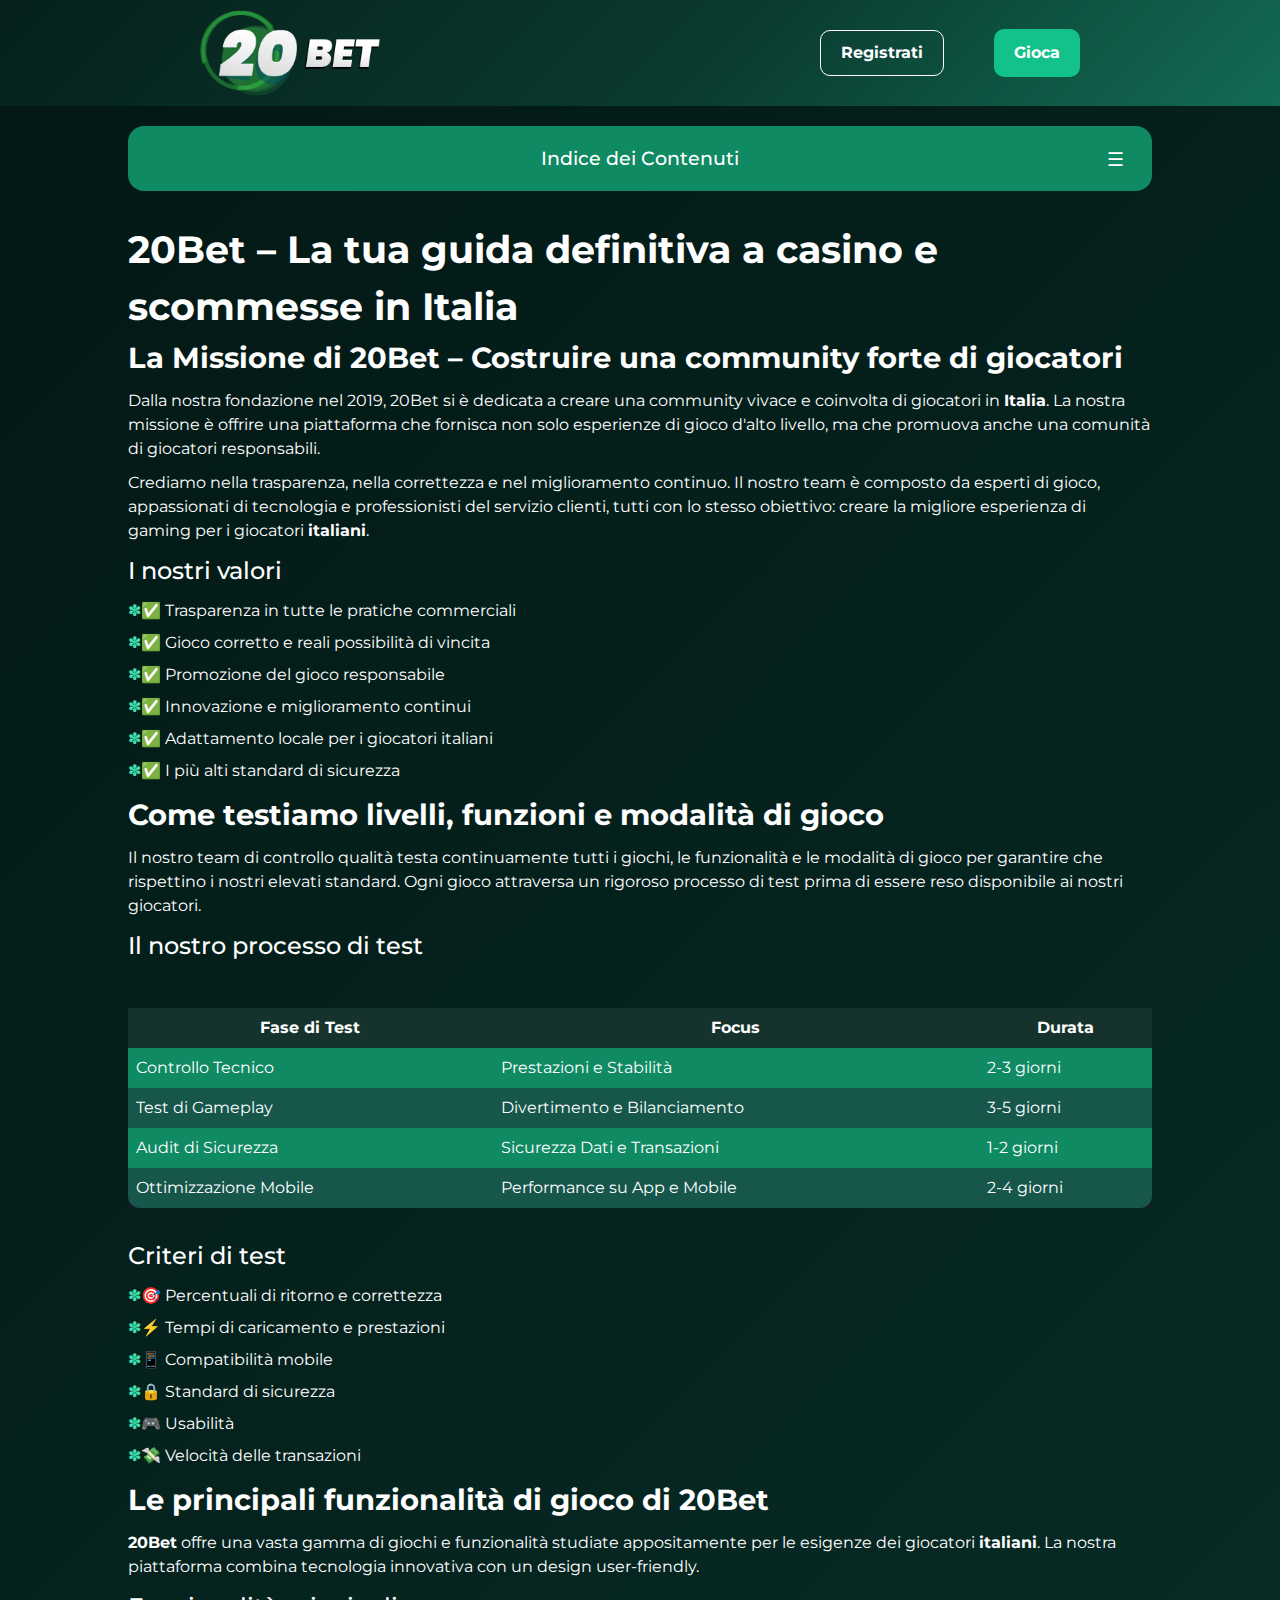
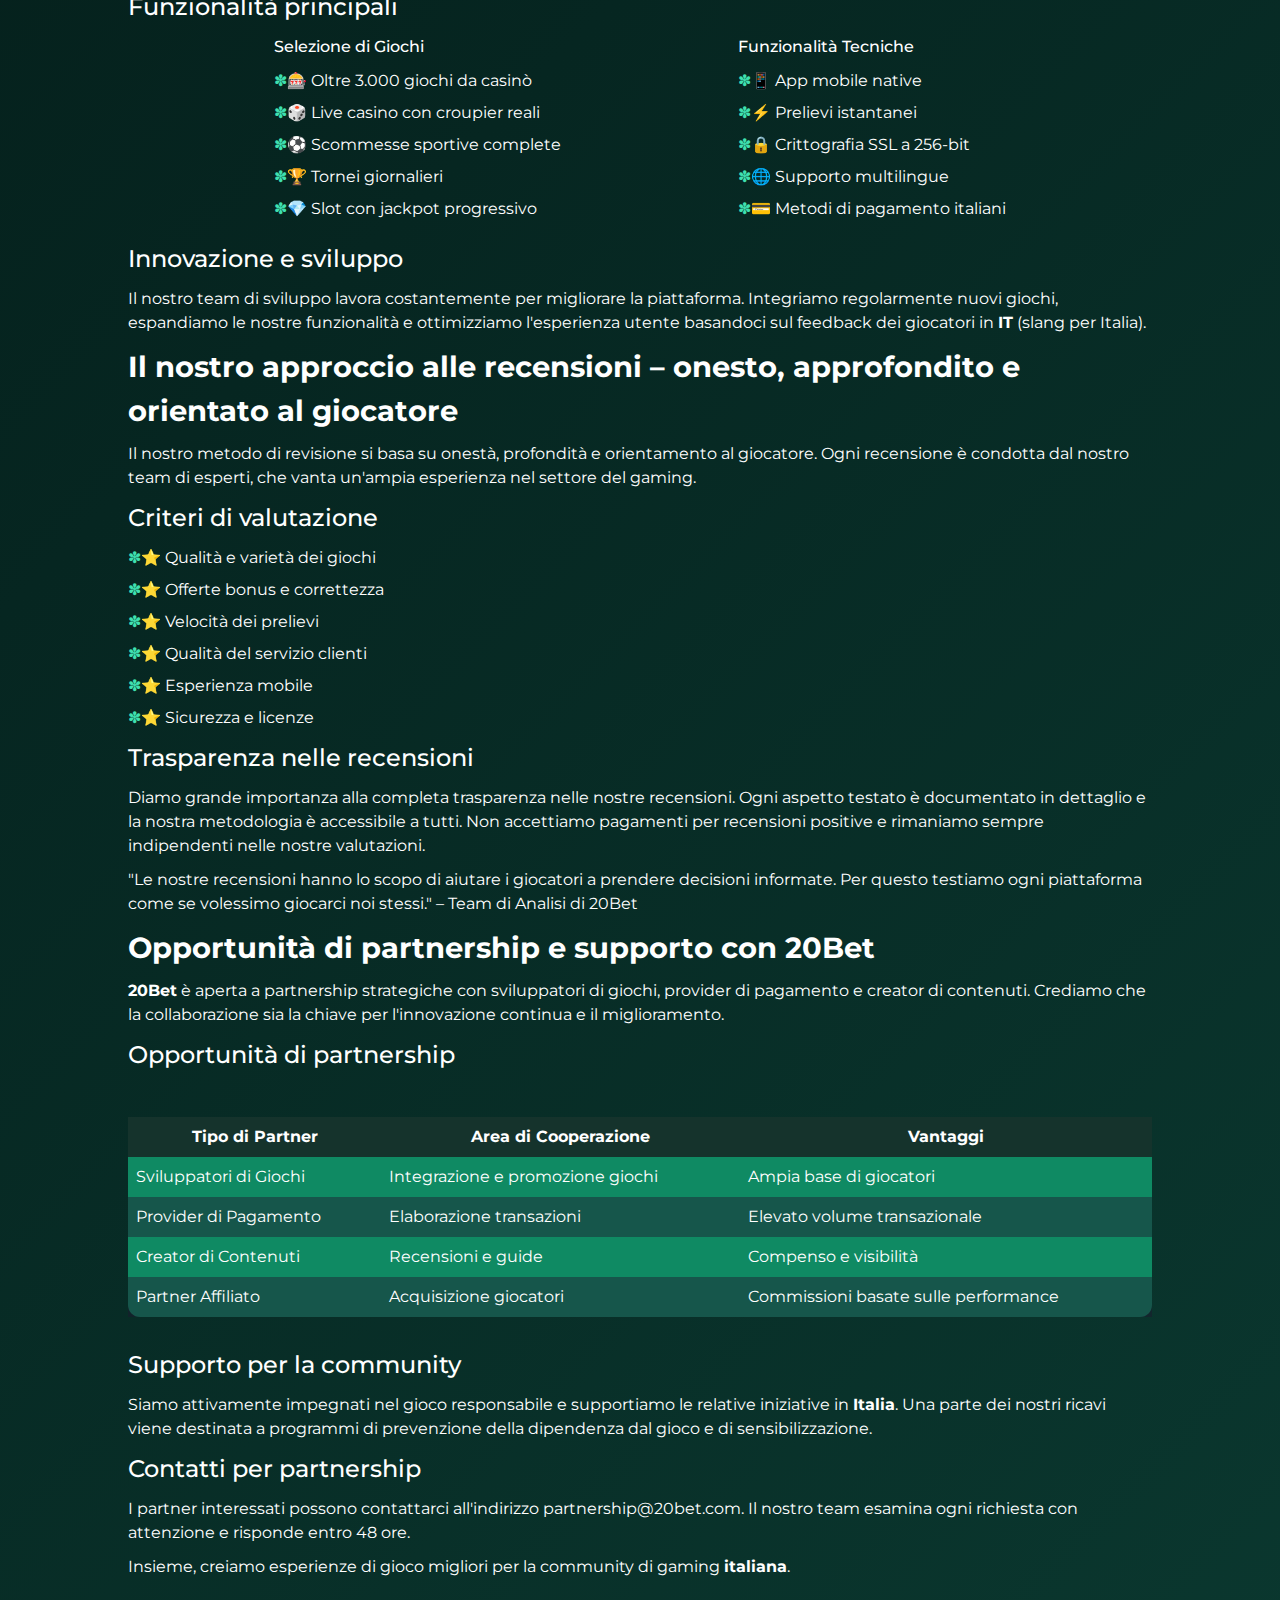
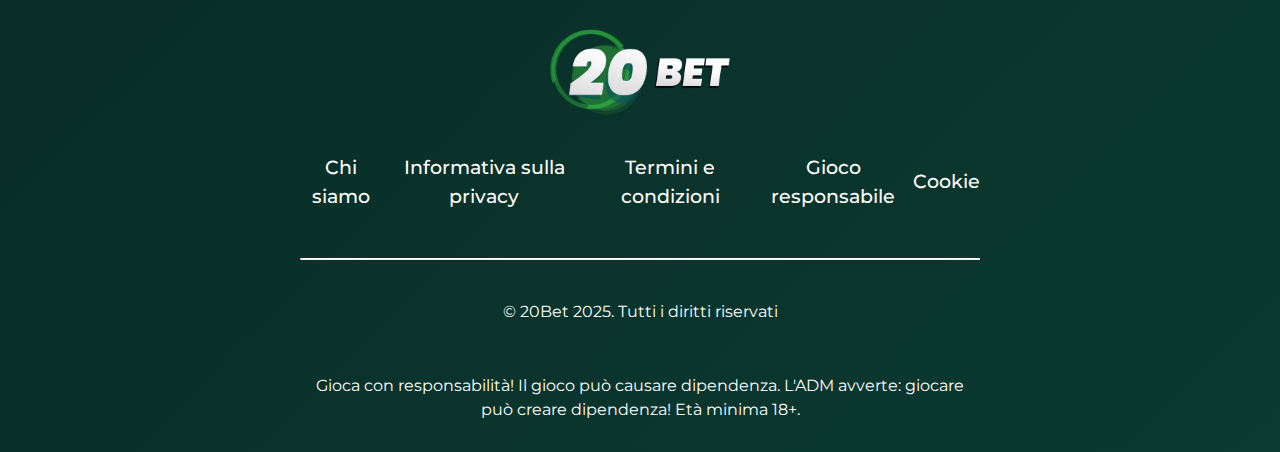
<file: about-us/index.html>
<!DOCTYPE html>
<html lang="it">

<head>
    <meta charset="UTF-8">
    <meta name="viewport" content="width=device-width, initial-scale=1.0">
    <link rel="stylesheet" href="/style.css">
    <link rel="shortcut icon" href="/favicon.ico" type="image/x-icon">

    <title>20Bet – La piattaforma leader di casinò e scommesse in Italia</title>
    <meta name="description"
        content="Scopri tutto su 20Bet: consigli, guide, strategie e gli ultimi aggiornamenti per i giocatori in tutta Italia.">
    <meta name="googlebot" content="index,follow,noarchive">

    <link rel="canonical" href="https://www.ambulatoriobarbaricina.it/about-us/">

    <meta property="og:type" content="website">
    <meta property="og:title" content="20Bet – La piattaforma leader di casinò e scommesse in Italia">
    <meta property="og:description"
        content="Scopri tutto su 20Bet: consigli, guide, strategie e gli ultimi aggiornamenti per i giocatori in tutta Italia.">
    <meta property="og:url" content="https://www.ambulatoriobarbaricina.it/about-us/">
    <meta property="og:site_name" content="20Bet">
    <meta property="og:locale" content="it_IT">

    <meta name="twitter:card" content="summary">
    <meta name="twitter:title" content="20Bet – La piattaforma leader di casinò e scommesse in Italia">
    <meta name="twitter:description"
        content="Scopri tutto su 20Bet: consigli, guide, strategie e gli ultimi aggiornamenti per i giocatori in tutta Italia.">

    <script type="application/ld+json">
    {
        "@context": "https://schema.org",
        "@type": "WebPage",
        "name": "Chi Siamo - 20Bet",
        "description": "Scopri di più su 20Bet e la nostra missione per i giocatori italiani",
        "url": "https://www.ambulatoriobarbaricina.it/about-us/",
        "inLanguage": "it-IT"
    }
    </script>
</head>

<body>

    <header>
        <div class="logo">
            <a href="/"><img src="/img/logo.webp" alt="Logo 20Bet" width="180" height="80"></a>
        </div>

        <div class="header-btn">
            <a href="/play/" rel="nofollow" content="noindex" class="h-violet-btn">Registrati</a>
            <a href="/play/" rel="nofollow" content="noindex" class="h-accent-btn">Gioca</a>
        </div>
    </header>

    <main>
        <div class="wrapper">
            <div class="navigation">
                <input type="checkbox" id="toggle-nav" hidden>
                <label for="toggle-nav" class="txt-nav">Indice dei Contenuti</label>

                <ul class="nav-list">
                    <li class="nav-item"><a href="#mission">La Missione di 20Bet</a></li>
                    <li class="nav-item"><a href="#testare">Come testiamo giochi e funzionalità</a></li>
                    <li class="nav-item"><a href="#funzionalita">Le principali funzionalità di 20Bet</a></li>
                    <li class="nav-item"><a href="#revisione">Il nostro approccio alle recensioni</a></li>
                    <li class="nav-item"><a href="#partnership">Partnership e Supporto</a></li>
                </ul>
            </div>

            <div class="container">
                <h1>20Bet – La tua guida definitiva a casino e scommesse in Italia</h1>

                <div id="mission">
                    <h2>La Missione di 20Bet – Costruire una community forte di giocatori</h2>
                    <p class="txt">Dalla nostra fondazione nel 2019, 20Bet si è dedicata a creare una community vivace e
                        coinvolta di giocatori in <strong>Italia</strong>. La nostra missione è offrire una piattaforma
                        che fornisca non solo esperienze di gioco d'alto livello, ma che promuova anche una comunità di
                        giocatori responsabili.</p>
                    <p class="txt">Crediamo nella trasparenza, nella correttezza e nel miglioramento continuo. Il nostro
                        team è composto da esperti di gioco, appassionati di tecnologia e professionisti del servizio
                        clienti, tutti con lo stesso obiettivo: creare la migliore esperienza di gaming per i giocatori
                        <strong>italiani</strong>.
                    </p>

                    <h3>I nostri valori</h3>
                    <ul class="txt">
                        <li>✅ Trasparenza in tutte le pratiche commerciali</li>
                        <li>✅ Gioco corretto e reali possibilità di vincita</li>
                        <li>✅ Promozione del gioco responsabile</li>
                        <li>✅ Innovazione e miglioramento continui</li>
                        <li>✅ Adattamento locale per i giocatori italiani</li>
                        <li>✅ I più alti standard di sicurezza</li>
                    </ul>
                </div>

                <div id="testare">
                    <h2>Come testiamo livelli, funzioni e modalità di gioco</h2>
                    <p class="txt">Il nostro team di controllo qualità testa continuamente tutti i giochi, le
                        funzionalità e le modalità di gioco per garantire che rispettino i nostri elevati standard. Ogni
                        gioco attraversa un rigoroso processo di test prima di essere reso disponibile ai nostri
                        giocatori.</p>

                    <h3>Il nostro processo di test</h3>
                    <div class="table-wrapper">
                        <table>
                            <thead>
                                <tr>
                                    <th>Fase di Test</th>
                                    <th>Focus</th>
                                    <th>Durata</th>
                                </tr>
                            </thead>
                            <tbody>
                                <tr>
                                    <td>Controllo Tecnico</td>
                                    <td>Prestazioni e Stabilità</td>
                                    <td>2-3 giorni</td>
                                </tr>
                                <tr>
                                    <td>Test di Gameplay</td>
                                    <td>Divertimento e Bilanciamento</td>
                                    <td>3-5 giorni</td>
                                </tr>
                                <tr>
                                    <td>Audit di Sicurezza</td>
                                    <td>Sicurezza Dati e Transazioni</td>
                                    <td>1-2 giorni</td>
                                </tr>
                                <tr>
                                    <td>Ottimizzazione Mobile</td>
                                    <td>Performance su App e Mobile</td>
                                    <td>2-4 giorni</td>
                                </tr>
                            </tbody>
                        </table>
                    </div>

                    <h3>Criteri di test</h3>
                    <ul class="txt">
                        <li>🎯 Percentuali di ritorno e correttezza</li>
                        <li>⚡ Tempi di caricamento e prestazioni</li>
                        <li>📱 Compatibilità mobile</li>
                        <li>🔒 Standard di sicurezza</li>
                        <li>🎮 Usabilità</li>
                        <li>💸 Velocità delle transazioni</li>
                    </ul>
                </div>

                <div id="funzionalita">
                    <h2>Le principali funzionalità di gioco di 20Bet</h2>
                    <p class="txt"><strong>20Bet</strong> offre una vasta gamma di giochi e funzionalità studiate
                        appositamente per le esigenze dei giocatori <strong>italiani</strong>. La nostra piattaforma
                        combina tecnologia innovativa con un design user-friendly.</p>

                    <h3>Funzionalità principali</h3>
                    <div class="promoties-bonus">
                        <div>
                            <h4>Selezione di Giochi</h4>
                            <ul class="txt">
                                <li>🎰 Oltre 3.000 giochi da casinò</li>
                                <li>🎲 Live casino con croupier reali</li>
                                <li>⚽ Scommesse sportive complete</li>
                                <li>🏆 Tornei giornalieri</li>
                                <li>💎 Slot con jackpot progressivo</li>
                            </ul>
                        </div>

                        <div>
                            <h4>Funzionalità Tecniche</h4>
                            <ul class="txt">
                                <li>📱 App mobile native</li>
                                <li>⚡ Prelievi istantanei</li>
                                <li>🔒 Crittografia SSL a 256-bit</li>
                                <li>🌐 Supporto multilingue</li>
                                <li>💳 Metodi di pagamento italiani</li>
                            </ul>
                        </div>
                    </div>

                    <h3>Innovazione e sviluppo</h3>
                    <p class="txt">Il nostro team di sviluppo lavora costantemente per migliorare la piattaforma.
                        Integriamo regolarmente nuovi giochi, espandiamo le nostre funzionalità e ottimizziamo
                        l'esperienza utente basandoci sul feedback dei giocatori in <strong>IT</strong> (slang per
                        Italia).</p>
                </div>

                <div id="revisione">
                    <h2>Il nostro approccio alle recensioni – onesto, approfondito e orientato al giocatore</h2>
                    <p class="txt">Il nostro metodo di revisione si basa su onestà, profondità e orientamento al
                        giocatore. Ogni recensione è condotta dal nostro team di esperti, che vanta un'ampia esperienza
                        nel settore del gaming.</p>

                    <h3>Criteri di valutazione</h3>
                    <ul class="txt">
                        <li>⭐ Qualità e varietà dei giochi</li>
                        <li>⭐ Offerte bonus e correttezza</li>
                        <li>⭐ Velocità dei prelievi</li>
                        <li>⭐ Qualità del servizio clienti</li>
                        <li>⭐ Esperienza mobile</li>
                        <li>⭐ Sicurezza e licenze</li>
                    </ul>

                    <h3>Trasparenza nelle recensioni</h3>
                    <p class="txt">Diamo grande importanza alla completa trasparenza nelle nostre recensioni. Ogni
                        aspetto testato è documentato in dettaglio e la nostra metodologia è accessibile a tutti. Non
                        accettiamo pagamenti per recensioni positive e rimaniamo sempre indipendenti nelle nostre
                        valutazioni.</p>

                    <p class="txt">"Le nostre recensioni hanno lo scopo di aiutare i giocatori a prendere decisioni
                        informate. Per questo testiamo ogni piattaforma come se volessimo giocarci noi stessi." – Team
                        di Analisi di 20Bet</p>
                </div>

                <div id="partnership">
                    <h2>Opportunità di partnership e supporto con 20Bet</h2>
                    <p class="txt"><strong>20Bet</strong> è aperta a partnership strategiche con sviluppatori di giochi,
                        provider di pagamento e creator di contenuti. Crediamo che la collaborazione sia la chiave per
                        l'innovazione continua e il miglioramento.</p>

                    <h3>Opportunità di partnership</h3>
                    <div class="table-wrapper">
                        <table>
                            <thead>
                                <tr>
                                    <th>Tipo di Partner</th>
                                    <th>Area di Cooperazione</th>
                                    <th>Vantaggi</th>
                                </tr>
                            </thead>
                            <tbody>
                                <tr>
                                    <td>Sviluppatori di Giochi</td>
                                    <td>Integrazione e promozione giochi</td>
                                    <td>Ampia base di giocatori</td>
                                </tr>
                                <tr>
                                    <td>Provider di Pagamento</td>
                                    <td>Elaborazione transazioni</td>
                                    <td>Elevato volume transazionale</td>
                                </tr>
                                <tr>
                                    <td>Creator di Contenuti</td>
                                    <td>Recensioni e guide</td>
                                    <td>Compenso e visibilità</td>
                                </tr>
                                <tr>
                                    <td>Partner Affiliato</td>
                                    <td>Acquisizione giocatori</td>
                                    <td>Commissioni basate sulle performance</td>
                                </tr>
                            </tbody>
                        </table>
                    </div>

                    <h3>Supporto per la community</h3>
                    <p class="txt">Siamo attivamente impegnati nel gioco responsabile e supportiamo le relative
                        iniziative in <strong>Italia</strong>. Una parte dei nostri ricavi viene destinata a programmi
                        di prevenzione della dipendenza dal gioco e di sensibilizzazione.</p>

                    <h3>Contatti per partnership</h3>
                    <p class="txt">I partner interessati possono contattarci all'indirizzo partnership@20bet.com. Il
                        nostro team esamina ogni richiesta con attenzione e risponde entro 48 ore.</p>

                    <p class="txt">Insieme, creiamo esperienze di gioco migliori per la community di gaming
                        <strong>italiana</strong>.
                    </p>
                </div>
            </div>
        </div>
    </main>

    <footer>
        <a href="/">
            <img src="/img/logo.webp" alt="20Bet Italia" width="180" height="50">
        </a>

        <ul>
            <li>
                <a href="/about-us/">Chi siamo</a>
            </li>
            <li>
                <a href="/privacy-policy/">Informativa sulla privacy</a>
            </li>
            <li>
                <a href="/terms-and-conditions/">Termini e condizioni</a>
            </li>
            <li>
                <a href="/responsible-gambling/">Gioco responsabile</a>
            </li>
            <li>
                <a href="/cookie-policy/">Cookie</a>
            </li>
        </ul>

        <hr>

        <p class="txt">
            © 20Bet 2025. Tutti i diritti riservati
        </p>

        <p class="txt">
            Gioca con responsabilità! Il gioco può causare dipendenza. L'ADM avverte: giocare può creare dipendenza! Età
            minima 18+.
        </p>
    </footer>
</body>

</html>
</file>
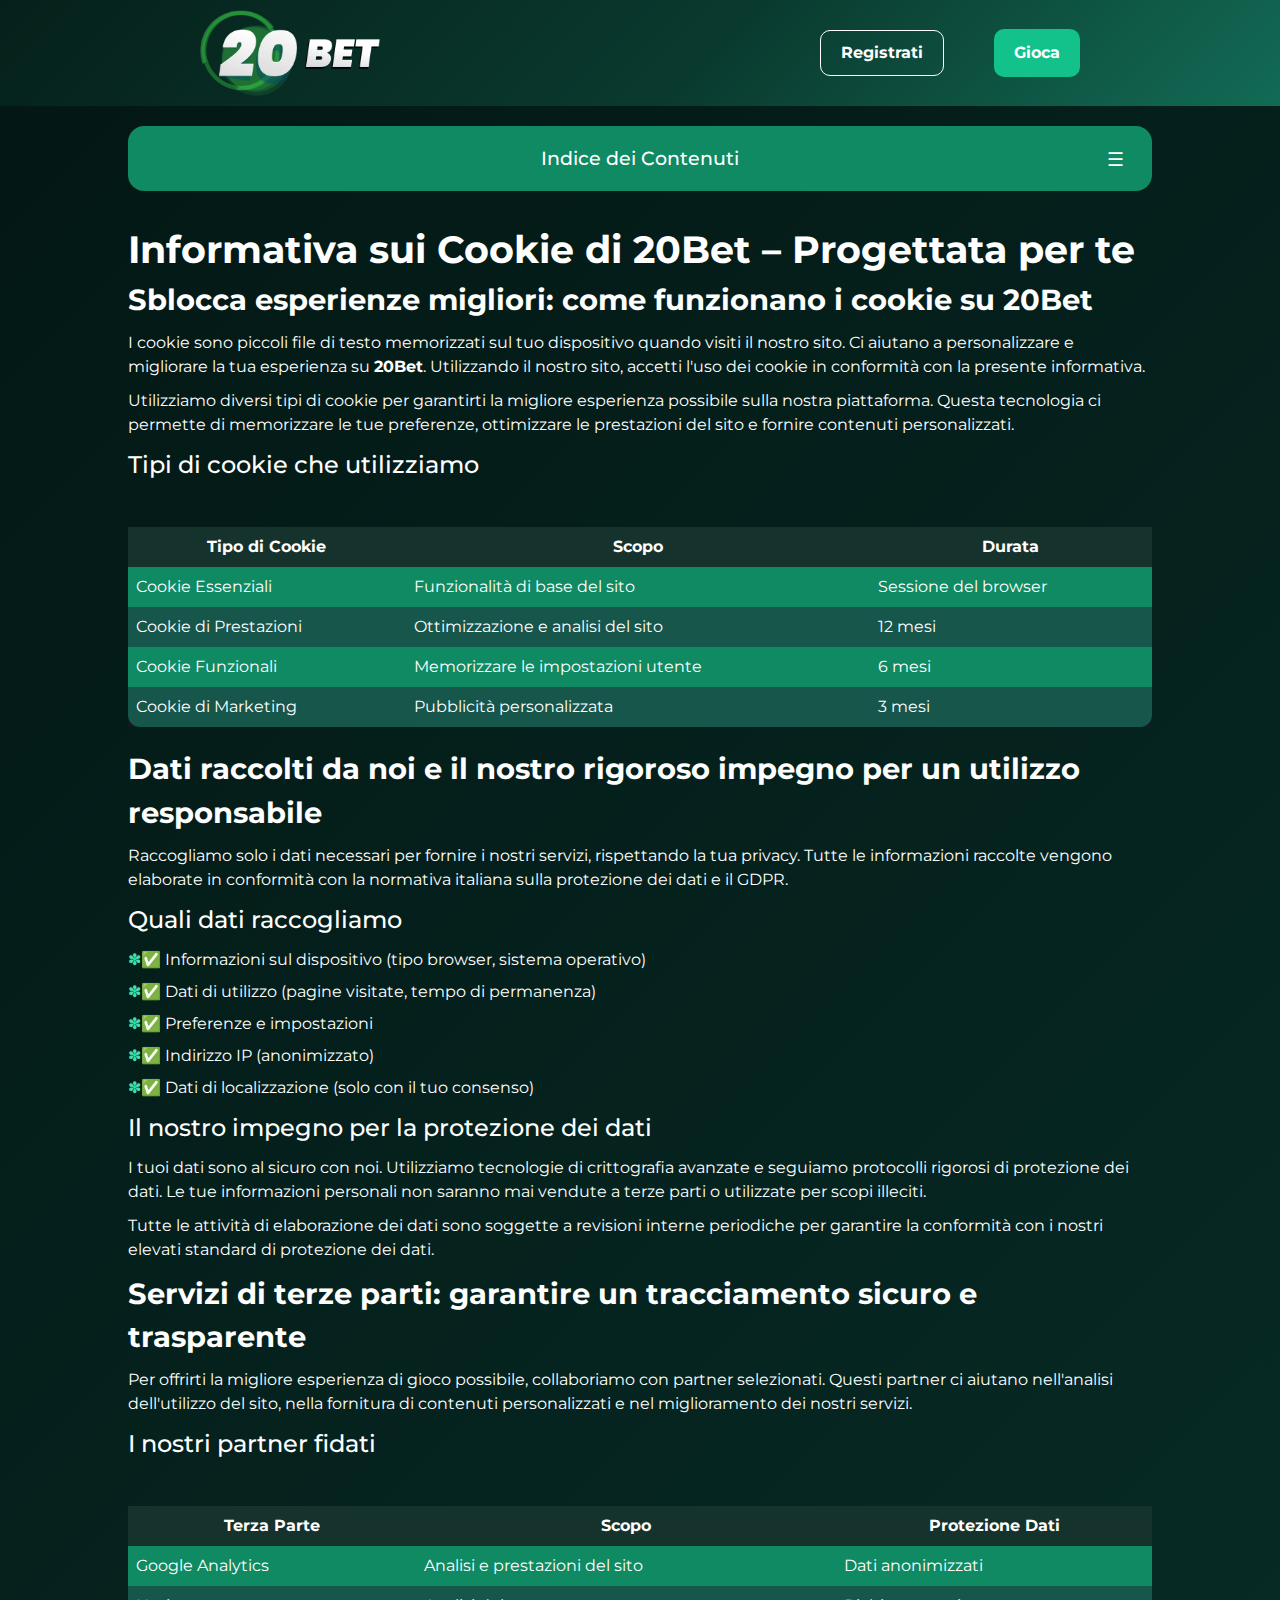
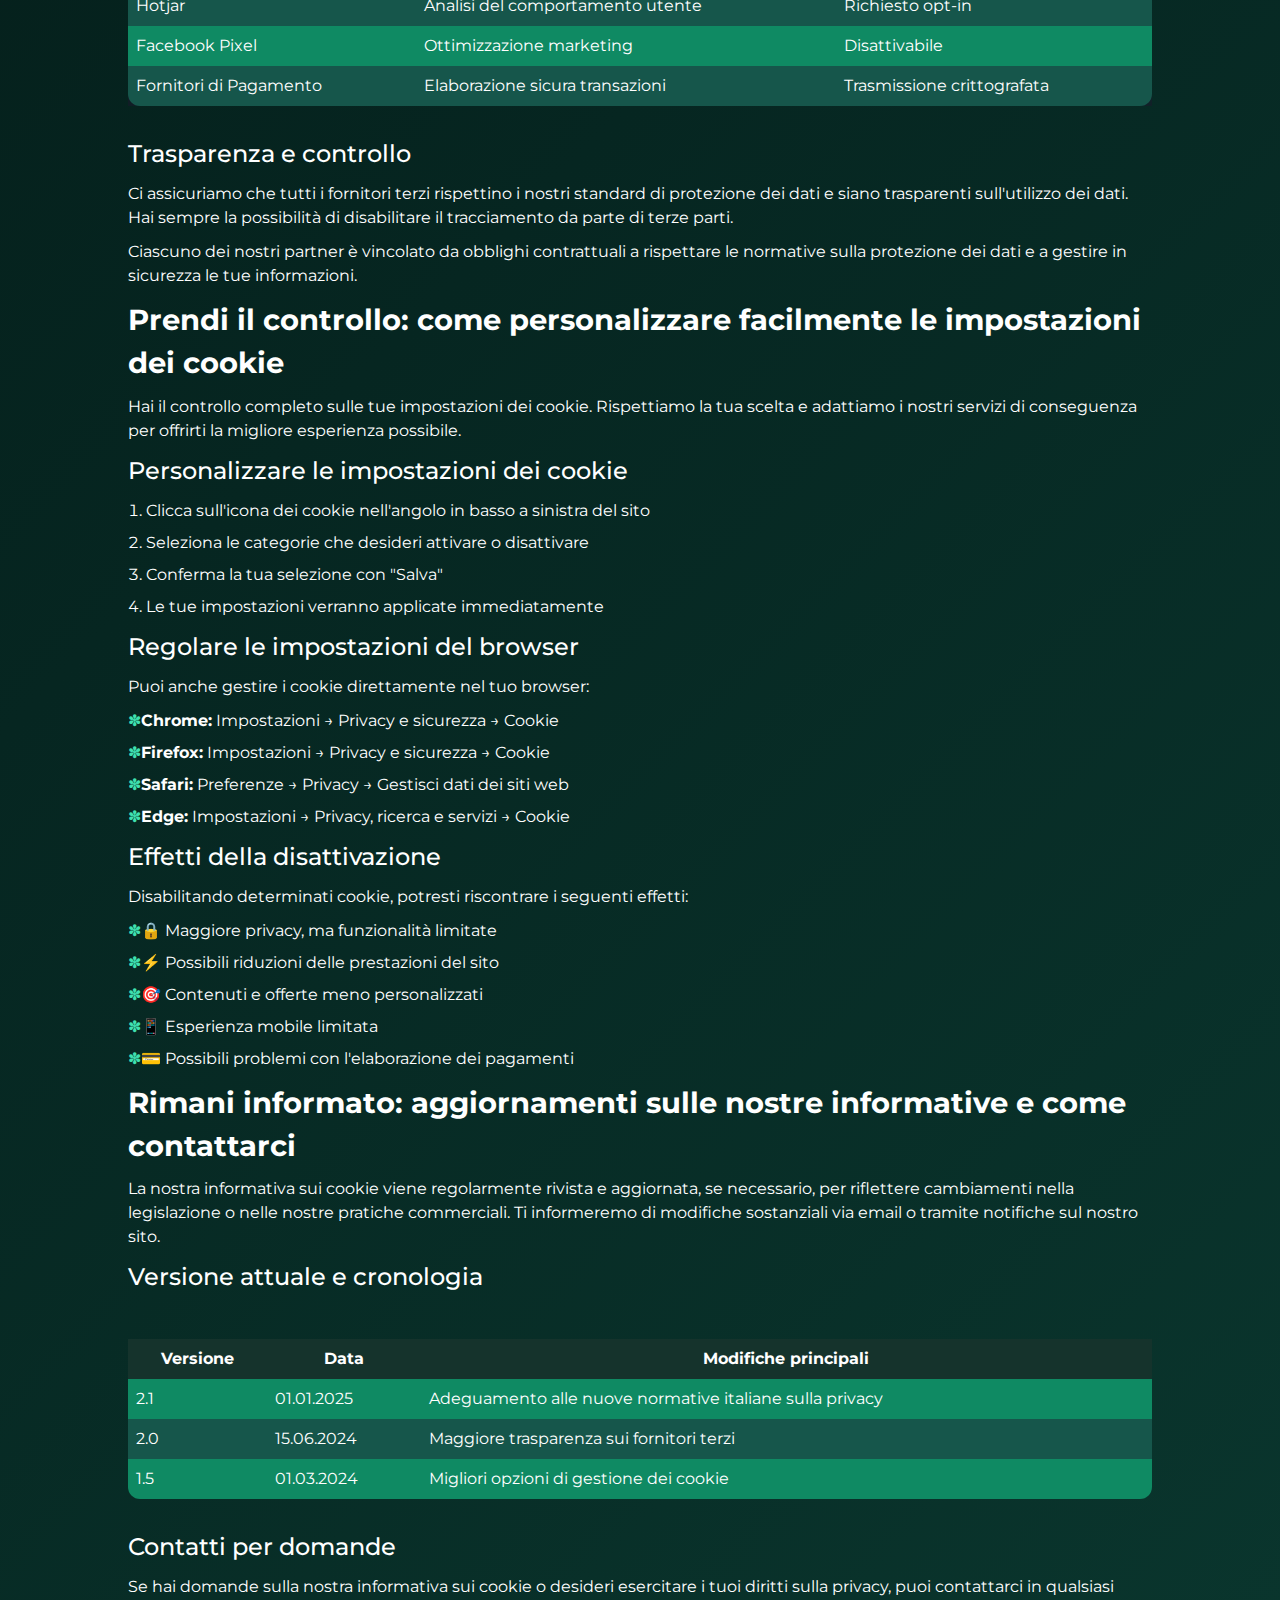
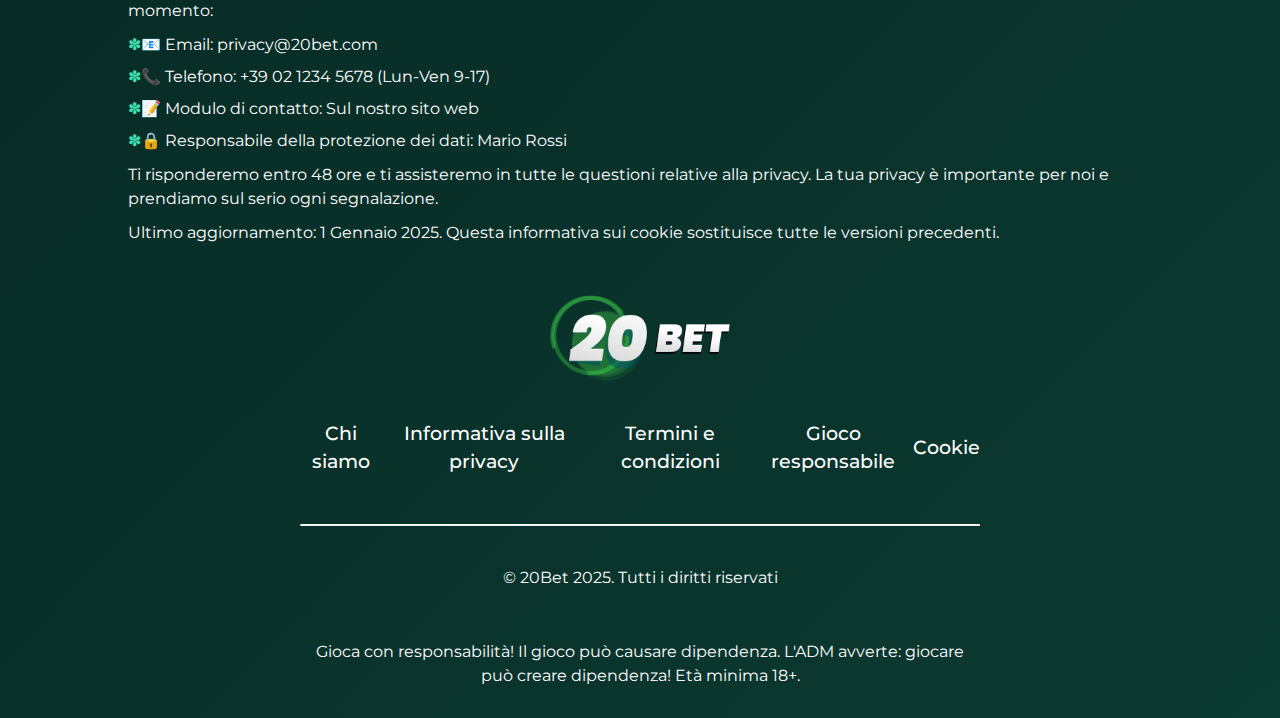
<file: cookie-policy/index.html>
<!DOCTYPE html>
<html lang="it">

<head>
    <meta charset="UTF-8">
    <meta name="viewport" content="width=device-width, initial-scale=1.0">
    <link rel="stylesheet" href="/style.css">
    <link rel="shortcut icon" href="/favicon.ico" type="image/x-icon">

    <title>20Bet – La tua privacy è la nostra priorità</title>
    <meta name="description"
        content="Su 20Bet ci impegniamo a proteggere i tuoi dati. Scopri come i cookie migliorano la tua esperienza e come le tue informazioni personali rimangono sicure e trattate in modo trasparente.">
    <meta name="googlebot" content="index,follow,noarchive">

    <link rel="canonical" href="https://www.ambulatoriobarbaricina.it/cookie-policy/">

    <meta property="og:type" content="website">
    <meta property="og:title" content="20Bet – La tua privacy è la nostra priorità">
    <meta property="og:description"
        content="Su 20Bet ci impegniamo a proteggere i tuoi dati. Scopri come i cookie migliorano la tua esperienza e come le tue informazioni personali rimangono sicure e trattate in modo trasparente.">
    <meta property="og:url" content="https://www.ambulatoriobarbaricina.it/cookie-policy/">
    <meta property="og:site_name" content="20Bet">
    <meta property="og:locale" content="it_IT">

    <meta name="twitter:card" content="summary">
    <meta name="twitter:title" content="20Bet – La tua privacy è la nostra priorità">
    <meta name="twitter:description"
        content="Su 20Bet ci impegniamo a proteggere i tuoi dati. Scopri come i cookie migliorano la tua esperienza e come le tue informazioni personali rimangono sicure e trattate in modo trasparente.">

    <script type="application/ld+json">
    {
        "@context": "https://schema.org",
        "@type": "WebPage",
        "name": "Informativa sui Cookie - 20Bet",
        "description": "Informativa sui cookie e sulla privacy per 20Bet",
        "url": "https://www.ambulatoriobarbaricina.it/cookie-policy/",
        "inLanguage": "it-IT"
    }
    </script>
</head>

<body>

    <header>
        <div class="logo">
            <a href="/"><img src="/img/logo.webp" alt="Logo 20Bet" width="180" height="80"></a>
        </div>

        <div class="header-btn">
            <a href="/play/" rel="nofollow" content="noindex" class="h-violet-btn">Registrati</a>
            <a href="/play/" rel="nofollow" content="noindex" class="h-accent-btn">Gioca</a>
        </div>
    </header>

    <main>
        <div class="wrapper">
            <div class="navigation">
                <input type="checkbox" id="toggle-nav" hidden>
                <label for="toggle-nav" class="txt-nav">Indice dei Contenuti</label>

                <ul class="nav-list">
                    <li class="nav-item"><a href="#funzionamento">Come funzionano i cookie su 20Bet</a></li>
                    <li class="nav-item"><a href="#raccolta-dati">Raccolta dati e utilizzo responsabile</a></li>
                    <li class="nav-item"><a href="#terze-parti">Servizi di terze parti e tracciamento</a></li>
                    <li class="nav-item"><a href="#impostazioni">Personalizzare le impostazioni dei cookie</a></li>
                    <li class="nav-item"><a href="#aggiornamenti">Aggiornamenti delle informative e contatti</a></li>
                </ul>
            </div>

            <div class="container">
                <h1>Informativa sui Cookie di 20Bet – Progettata per te</h1>

                <div id="funzionamento">
                    <h2>Sblocca esperienze migliori: come funzionano i cookie su 20Bet</h2>
                    <p class="txt">I cookie sono piccoli file di testo memorizzati sul tuo dispositivo quando visiti il
                        nostro sito. Ci aiutano a personalizzare e migliorare la tua esperienza su
                        <strong>20Bet</strong>. Utilizzando il nostro sito, accetti l'uso dei cookie in conformità con
                        la presente informativa.
                    </p>
                    <p class="txt">Utilizziamo diversi tipi di cookie per garantirti la migliore esperienza possibile
                        sulla nostra piattaforma. Questa tecnologia ci permette di memorizzare le tue preferenze,
                        ottimizzare le prestazioni del sito e fornire contenuti personalizzati.</p>

                    <h3>Tipi di cookie che utilizziamo</h3>
                    <div class="table-wrapper">
                        <table>
                            <thead>
                                <tr>
                                    <th>Tipo di Cookie</th>
                                    <th>Scopo</th>
                                    <th>Durata</th>
                                </tr>
                            </thead>
                            <tbody>
                                <tr>
                                    <td>Cookie Essenziali</td>
                                    <td>Funzionalità di base del sito</td>
                                    <td>Sessione del browser</td>
                                </tr>
                                <tr>
                                    <td>Cookie di Prestazioni</td>
                                    <td>Ottimizzazione e analisi del sito</td>
                                    <td>12 mesi</td>
                                </tr>
                                <tr>
                                    <td>Cookie Funzionali</td>
                                    <td>Memorizzare le impostazioni utente</td>
                                    <td>6 mesi</td>
                                </tr>
                                <tr>
                                    <td>Cookie di Marketing</td>
                                    <td>Pubblicità personalizzata</td>
                                    <td>3 mesi</td>
                                </tr>
                            </tbody>
                        </table>
                    </div>
                </div>

                <div id="raccolta-dati">
                    <h2>Dati raccolti da noi e il nostro rigoroso impegno per un utilizzo responsabile</h2>
                    <p class="txt">Raccogliamo solo i dati necessari per fornire i nostri servizi, rispettando la tua
                        privacy. Tutte le informazioni raccolte vengono elaborate in conformità con la normativa
                        italiana sulla protezione dei dati e il GDPR.</p>

                    <h3>Quali dati raccogliamo</h3>
                    <ul class="txt">
                        <li>✅ Informazioni sul dispositivo (tipo browser, sistema operativo)</li>
                        <li>✅ Dati di utilizzo (pagine visitate, tempo di permanenza)</li>
                        <li>✅ Preferenze e impostazioni</li>
                        <li>✅ Indirizzo IP (anonimizzato)</li>
                        <li>✅ Dati di localizzazione (solo con il tuo consenso)</li>
                    </ul>

                    <h3>Il nostro impegno per la protezione dei dati</h3>
                    <p class="txt">I tuoi dati sono al sicuro con noi. Utilizziamo tecnologie di crittografia avanzate e
                        seguiamo protocolli rigorosi di protezione dei dati. Le tue informazioni personali non saranno
                        mai vendute a terze parti o utilizzate per scopi illeciti.</p>
                    <p class="txt">Tutte le attività di elaborazione dei dati sono soggette a revisioni interne
                        periodiche per garantire la conformità con i nostri elevati standard di protezione dei dati.</p>
                </div>

                <div id="terze-parti">
                    <h2>Servizi di terze parti: garantire un tracciamento sicuro e trasparente</h2>
                    <p class="txt">Per offrirti la migliore esperienza di gioco possibile, collaboriamo con partner
                        selezionati. Questi partner ci aiutano nell'analisi dell'utilizzo del sito, nella fornitura di
                        contenuti personalizzati e nel miglioramento dei nostri servizi.</p>

                    <h3>I nostri partner fidati</h3>
                    <div class="table-wrapper">
                        <table>
                            <thead>
                                <tr>
                                    <th>Terza Parte</th>
                                    <th>Scopo</th>
                                    <th>Protezione Dati</th>
                                </tr>
                            </thead>
                            <tbody>
                                <tr>
                                    <td>Google Analytics</td>
                                    <td>Analisi e prestazioni del sito</td>
                                    <td>Dati anonimizzati</td>
                                </tr>
                                <tr>
                                    <td>Hotjar</td>
                                    <td>Analisi del comportamento utente</td>
                                    <td>Richiesto opt-in</td>
                                </tr>
                                <tr>
                                    <td>Facebook Pixel</td>
                                    <td>Ottimizzazione marketing</td>
                                    <td>Disattivabile</td>
                                </tr>
                                <tr>
                                    <td>Fornitori di Pagamento</td>
                                    <td>Elaborazione sicura transazioni</td>
                                    <td>Trasmissione crittografata</td>
                                </tr>
                            </tbody>
                        </table>
                    </div>

                    <h3>Trasparenza e controllo</h3>
                    <p class="txt">Ci assicuriamo che tutti i fornitori terzi rispettino i nostri standard di protezione
                        dei dati e siano trasparenti sull'utilizzo dei dati. Hai sempre la possibilità di disabilitare
                        il tracciamento da parte di terze parti.</p>
                    <p class="txt">Ciascuno dei nostri partner è vincolato da obblighi contrattuali a rispettare le
                        normative sulla protezione dei dati e a gestire in sicurezza le tue informazioni.</p>
                </div>

                <div id="impostazioni">
                    <h2>Prendi il controllo: come personalizzare facilmente le impostazioni dei cookie</h2>
                    <p class="txt">Hai il controllo completo sulle tue impostazioni dei cookie. Rispettiamo la tua
                        scelta e adattiamo i nostri servizi di conseguenza per offrirti la migliore esperienza
                        possibile.</p>

                    <h3>Personalizzare le impostazioni dei cookie</h3>
                    <ol class="txt">
                        <li>Clicca sull'icona dei cookie nell'angolo in basso a sinistra del sito</li>
                        <li>Seleziona le categorie che desideri attivare o disattivare</li>
                        <li>Conferma la tua selezione con "Salva"</li>
                        <li>Le tue impostazioni verranno applicate immediatamente</li>
                    </ol>

                    <h3>Regolare le impostazioni del browser</h3>
                    <p class="txt">Puoi anche gestire i cookie direttamente nel tuo browser:</p>
                    <ul class="txt">
                        <li><strong>Chrome:</strong> Impostazioni → Privacy e sicurezza → Cookie</li>
                        <li><strong>Firefox:</strong> Impostazioni → Privacy e sicurezza → Cookie</li>
                        <li><strong>Safari:</strong> Preferenze → Privacy → Gestisci dati dei siti web</li>
                        <li><strong>Edge:</strong> Impostazioni → Privacy, ricerca e servizi → Cookie</li>
                    </ul>

                    <h3>Effetti della disattivazione</h3>
                    <p class="txt">Disabilitando determinati cookie, potresti riscontrare i seguenti effetti:</p>
                    <ul class="txt">
                        <li>🔒 Maggiore privacy, ma funzionalità limitate</li>
                        <li>⚡ Possibili riduzioni delle prestazioni del sito</li>
                        <li>🎯 Contenuti e offerte meno personalizzati</li>
                        <li>📱 Esperienza mobile limitata</li>
                        <li>💳 Possibili problemi con l'elaborazione dei pagamenti</li>
                    </ul>
                </div>

                <div id="aggiornamenti">
                    <h2>Rimani informato: aggiornamenti sulle nostre informative e come contattarci</h2>
                    <p class="txt">La nostra informativa sui cookie viene regolarmente rivista e aggiornata, se
                        necessario, per riflettere cambiamenti nella legislazione o nelle nostre pratiche commerciali.
                        Ti informeremo di modifiche sostanziali via email o tramite notifiche sul nostro sito.</p>

                    <h3>Versione attuale e cronologia</h3>
                    <div class="table-wrapper">
                        <table>
                            <thead>
                                <tr>
                                    <th>Versione</th>
                                    <th>Data</th>
                                    <th>Modifiche principali</th>
                                </tr>
                            </thead>
                            <tbody>
                                <tr>
                                    <td>2.1</td>
                                    <td>01.01.2025</td>
                                    <td>Adeguamento alle nuove normative italiane sulla privacy</td>
                                </tr>
                                <tr>
                                    <td>2.0</td>
                                    <td>15.06.2024</td>
                                    <td>Maggiore trasparenza sui fornitori terzi</td>
                                </tr>
                                <tr>
                                    <td>1.5</td>
                                    <td>01.03.2024</td>
                                    <td>Migliori opzioni di gestione dei cookie</td>
                                </tr>
                            </tbody>
                        </table>
                    </div>

                    <h3>Contatti per domande</h3>
                    <p class="txt">Se hai domande sulla nostra informativa sui cookie o desideri esercitare i tuoi
                        diritti sulla privacy, puoi contattarci in qualsiasi momento:</p>
                    <ul class="txt">
                        <li>📧 Email: privacy@20bet.com</li>
                        <li>📞 Telefono: +39 02 1234 5678 (Lun-Ven 9-17)</li>
                        <li>📝 Modulo di contatto: Sul nostro sito web</li>
                        <li>🔒 Responsabile della protezione dei dati: Mario Rossi</li>
                    </ul>

                    <p class="txt">Ti risponderemo entro 48 ore e ti assisteremo in tutte le questioni relative alla
                        privacy. La tua privacy è importante per noi e prendiamo sul serio ogni segnalazione.</p>
                </div>

                <p class="txt">Ultimo aggiornamento: 1 Gennaio 2025. Questa informativa sui cookie sostituisce tutte le
                    versioni precedenti.</p>
            </div>
        </div>
    </main>

    <footer>
        <a href="/">
            <img src="/img/logo.webp" alt="20Bet Italia" width="180" height="50">
        </a>

        <ul>
            <li>
                <a href="/about-us/">Chi siamo</a>
            </li>
            <li>
                <a href="/privacy-policy/">Informativa sulla privacy</a>
            </li>
            <li>
                <a href="/terms-and-conditions/">Termini e condizioni</a>
            </li>
            <li>
                <a href="/responsible-gambling/">Gioco responsabile</a>
            </li>
            <li>
                <a href="/cookie-policy/">Cookie</a>
            </li>
        </ul>

        <hr>

        <p class="txt">
            © 20Bet 2025. Tutti i diritti riservati
        </p>

        <p class="txt">
            Gioca con responsabilità! Il gioco può causare dipendenza. L'ADM avverte: giocare può creare dipendenza! Età
            minima 18+.
        </p>
    </footer>
</body>

</html>
</file>
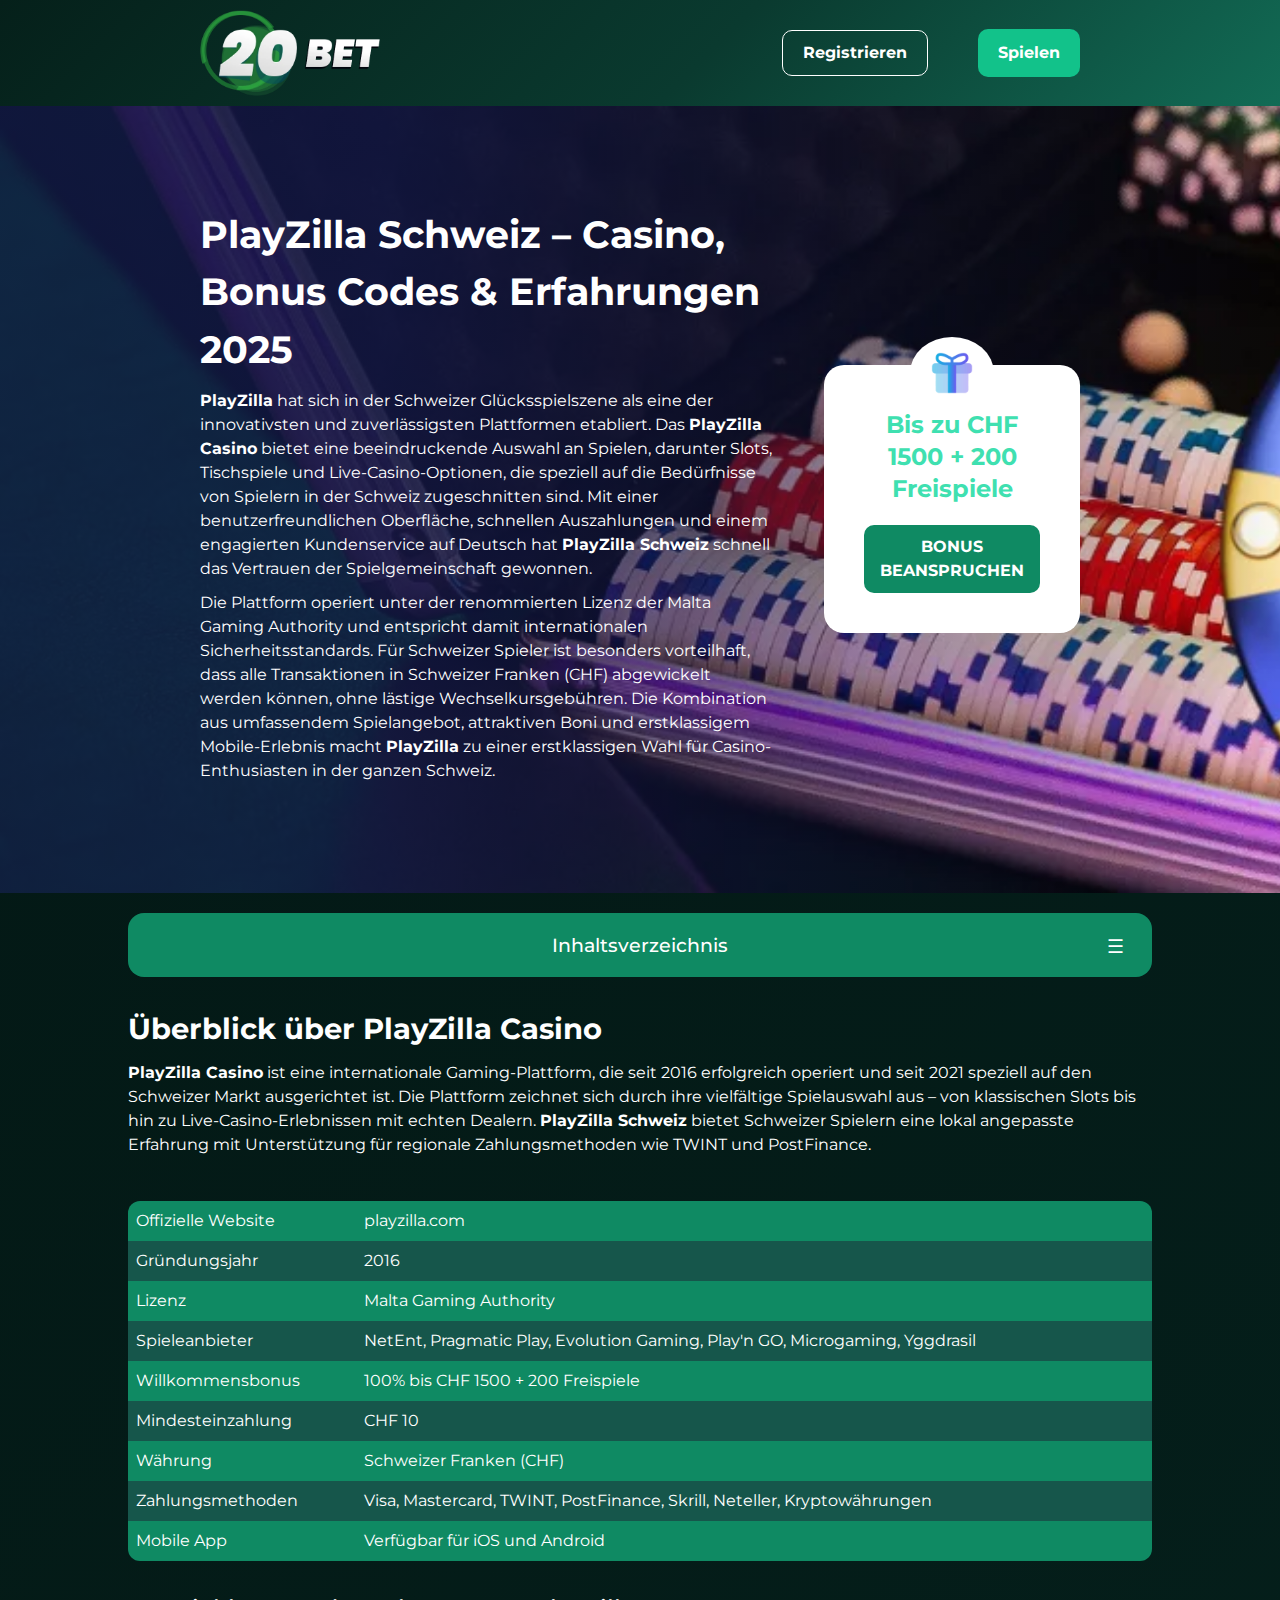
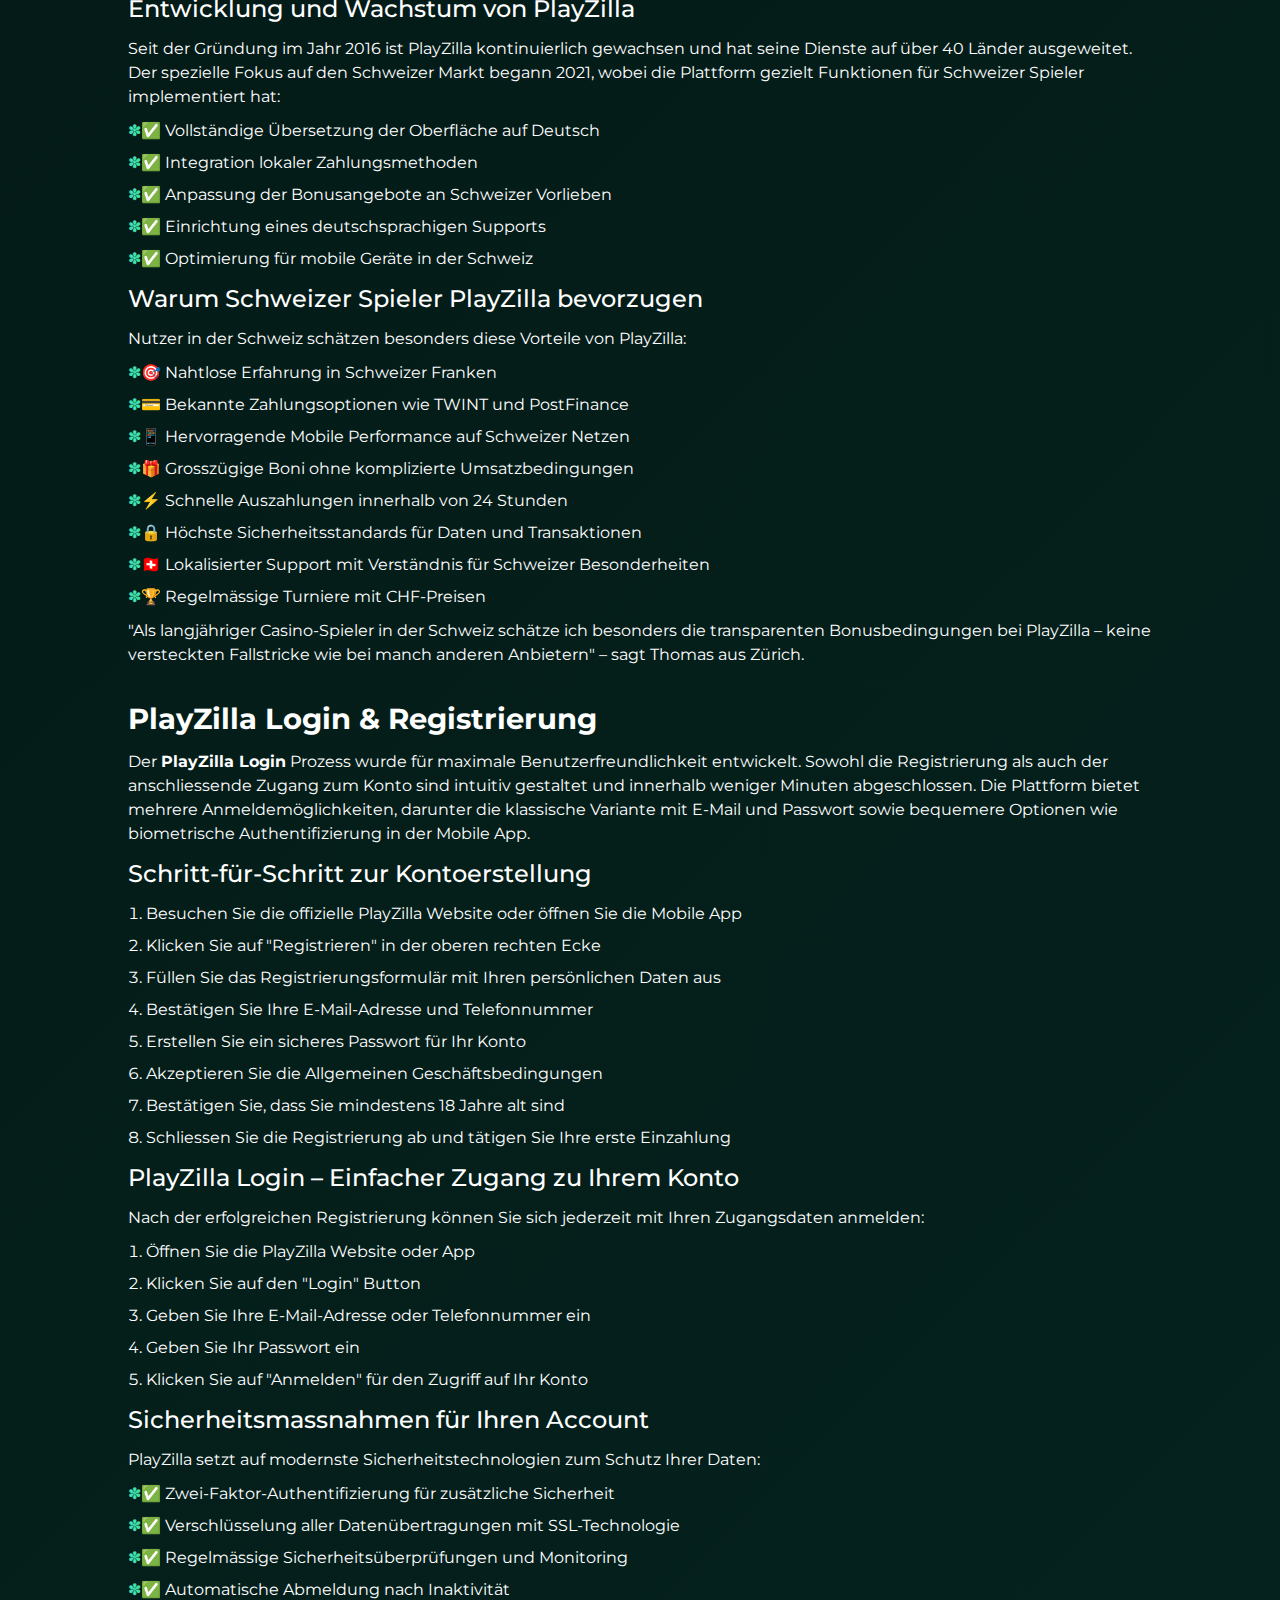
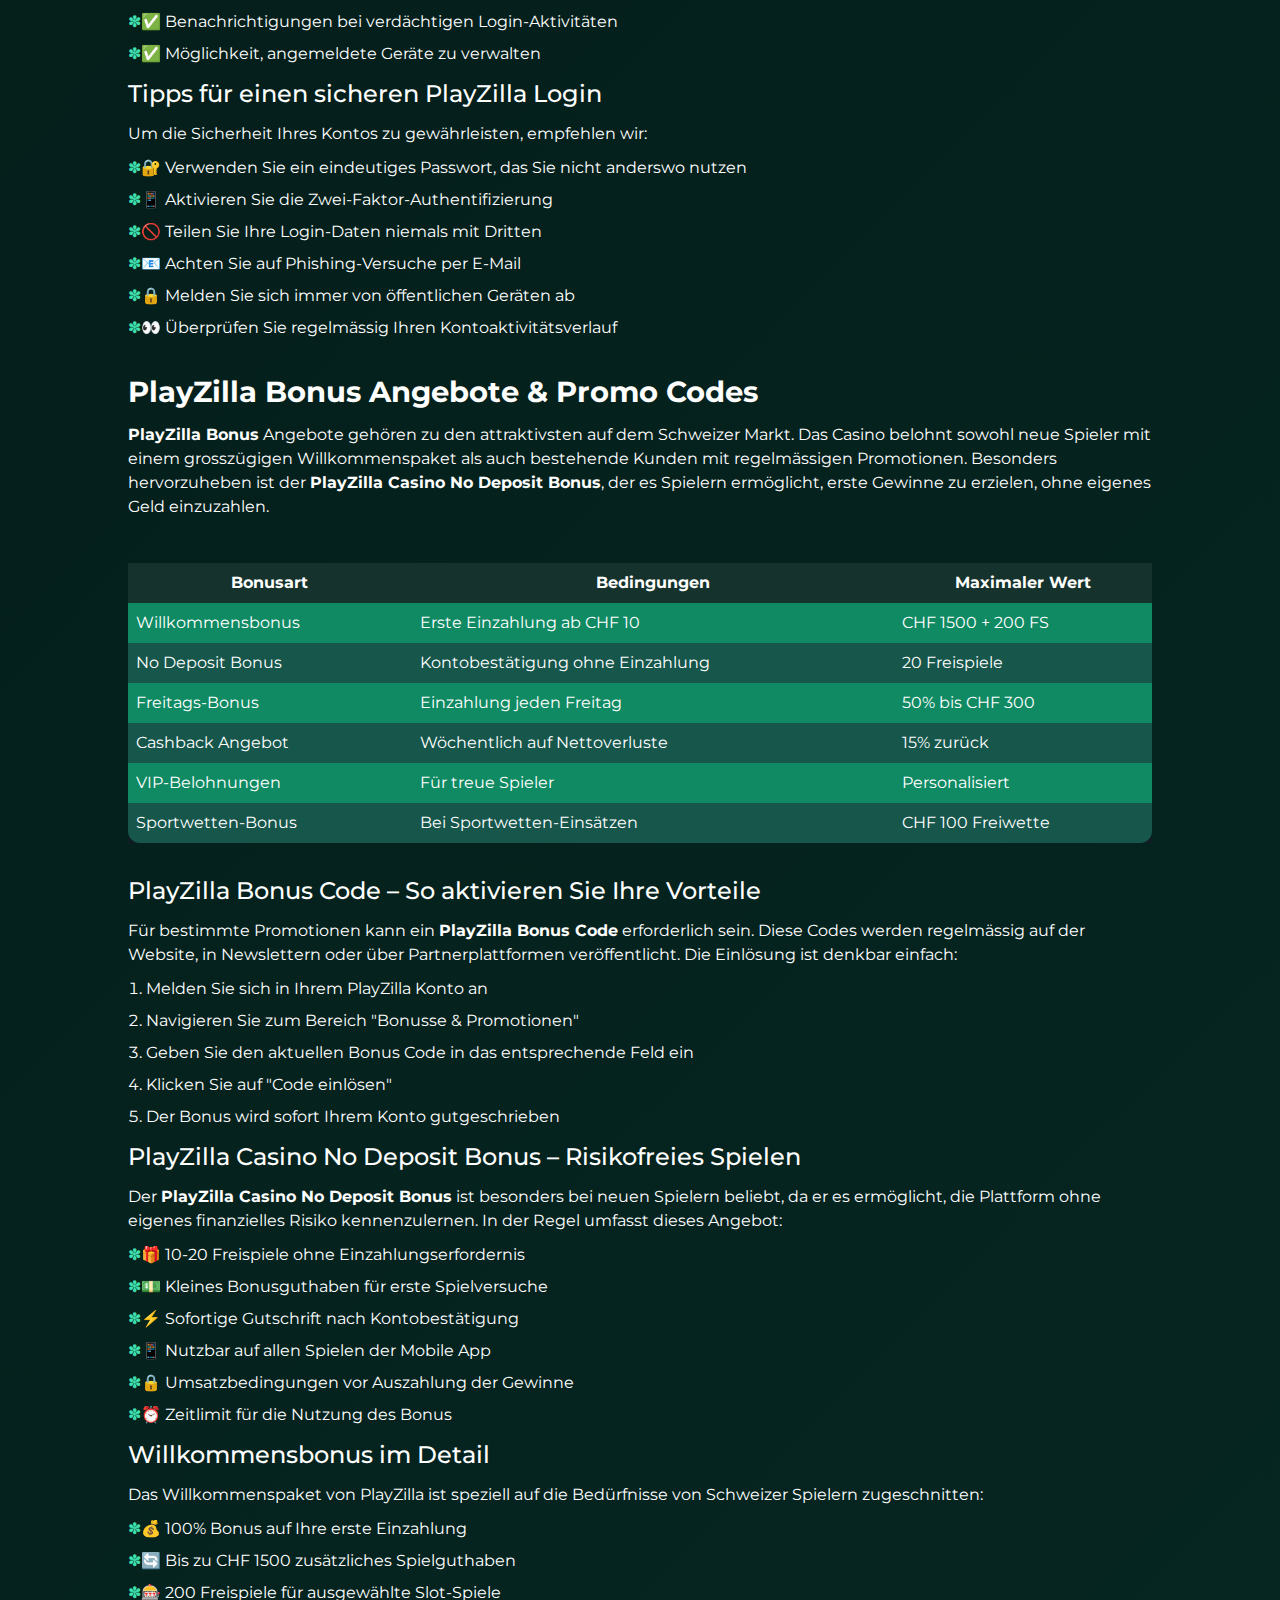
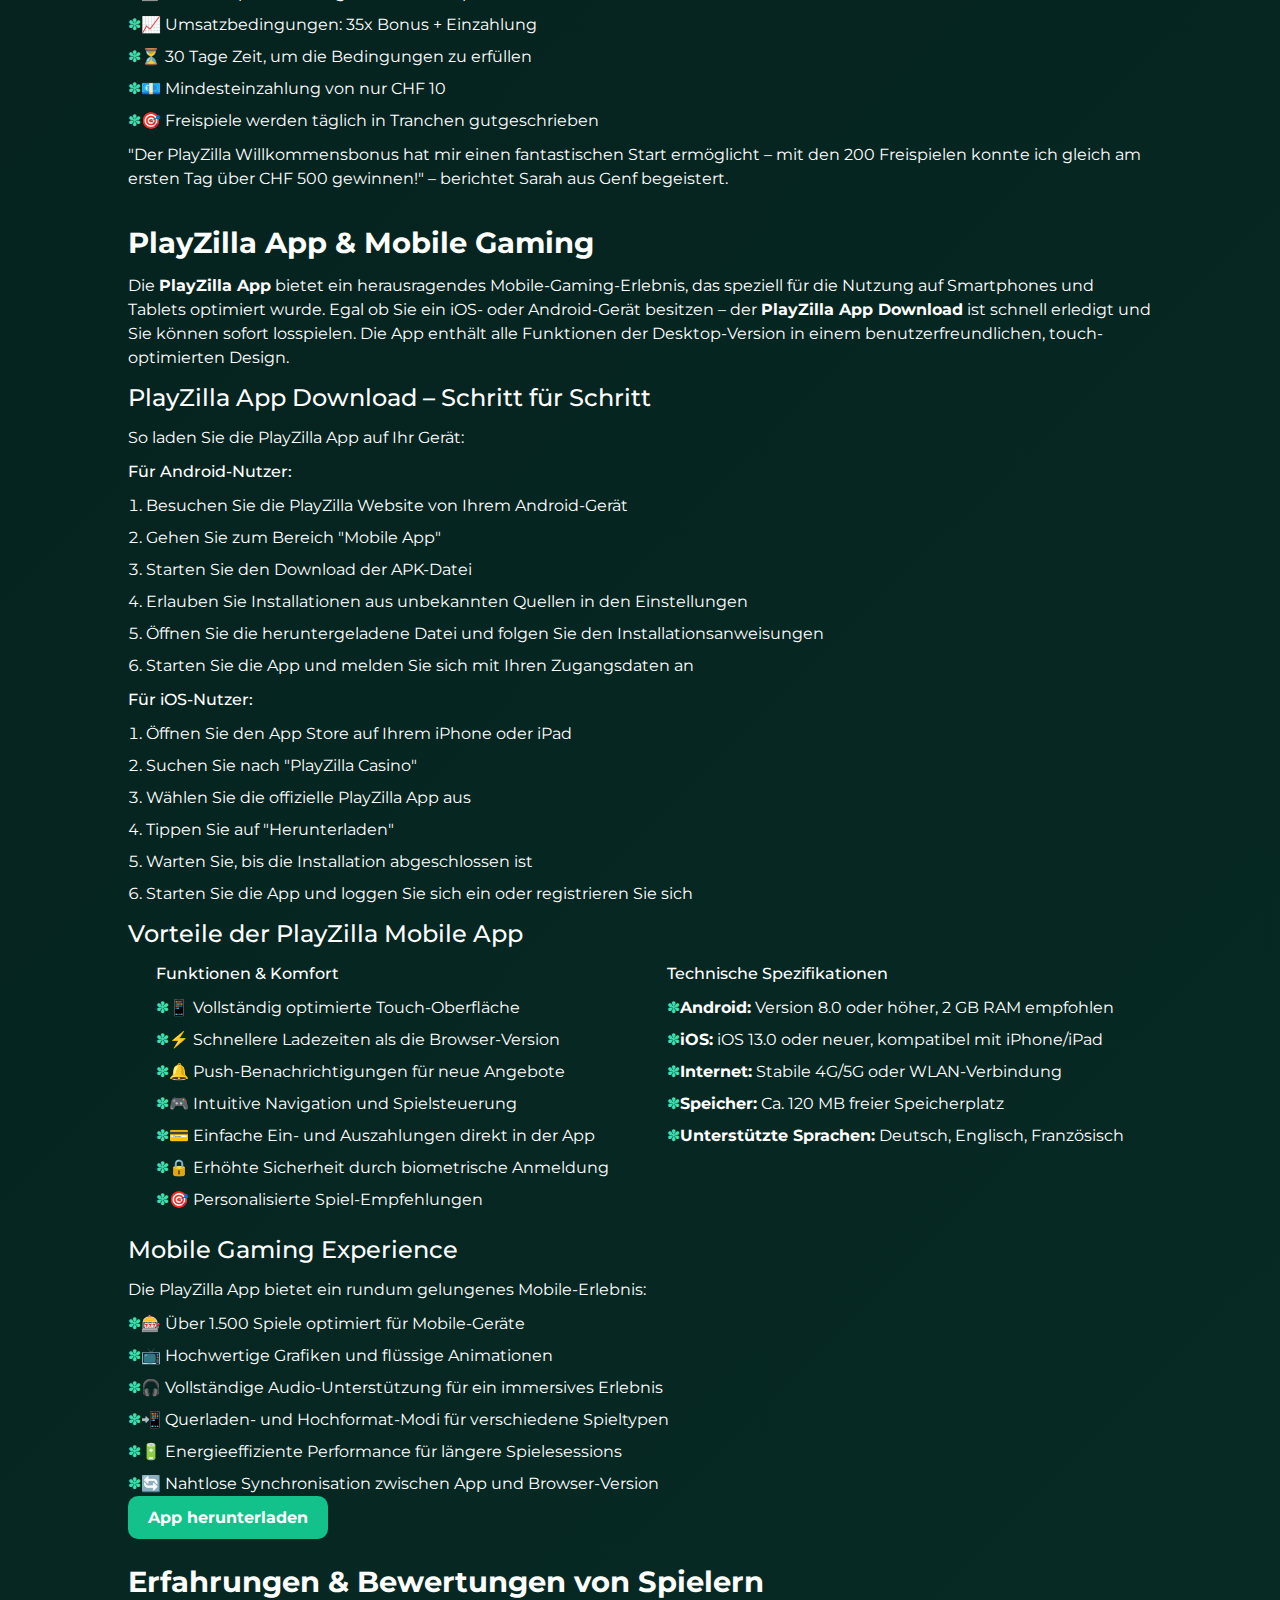
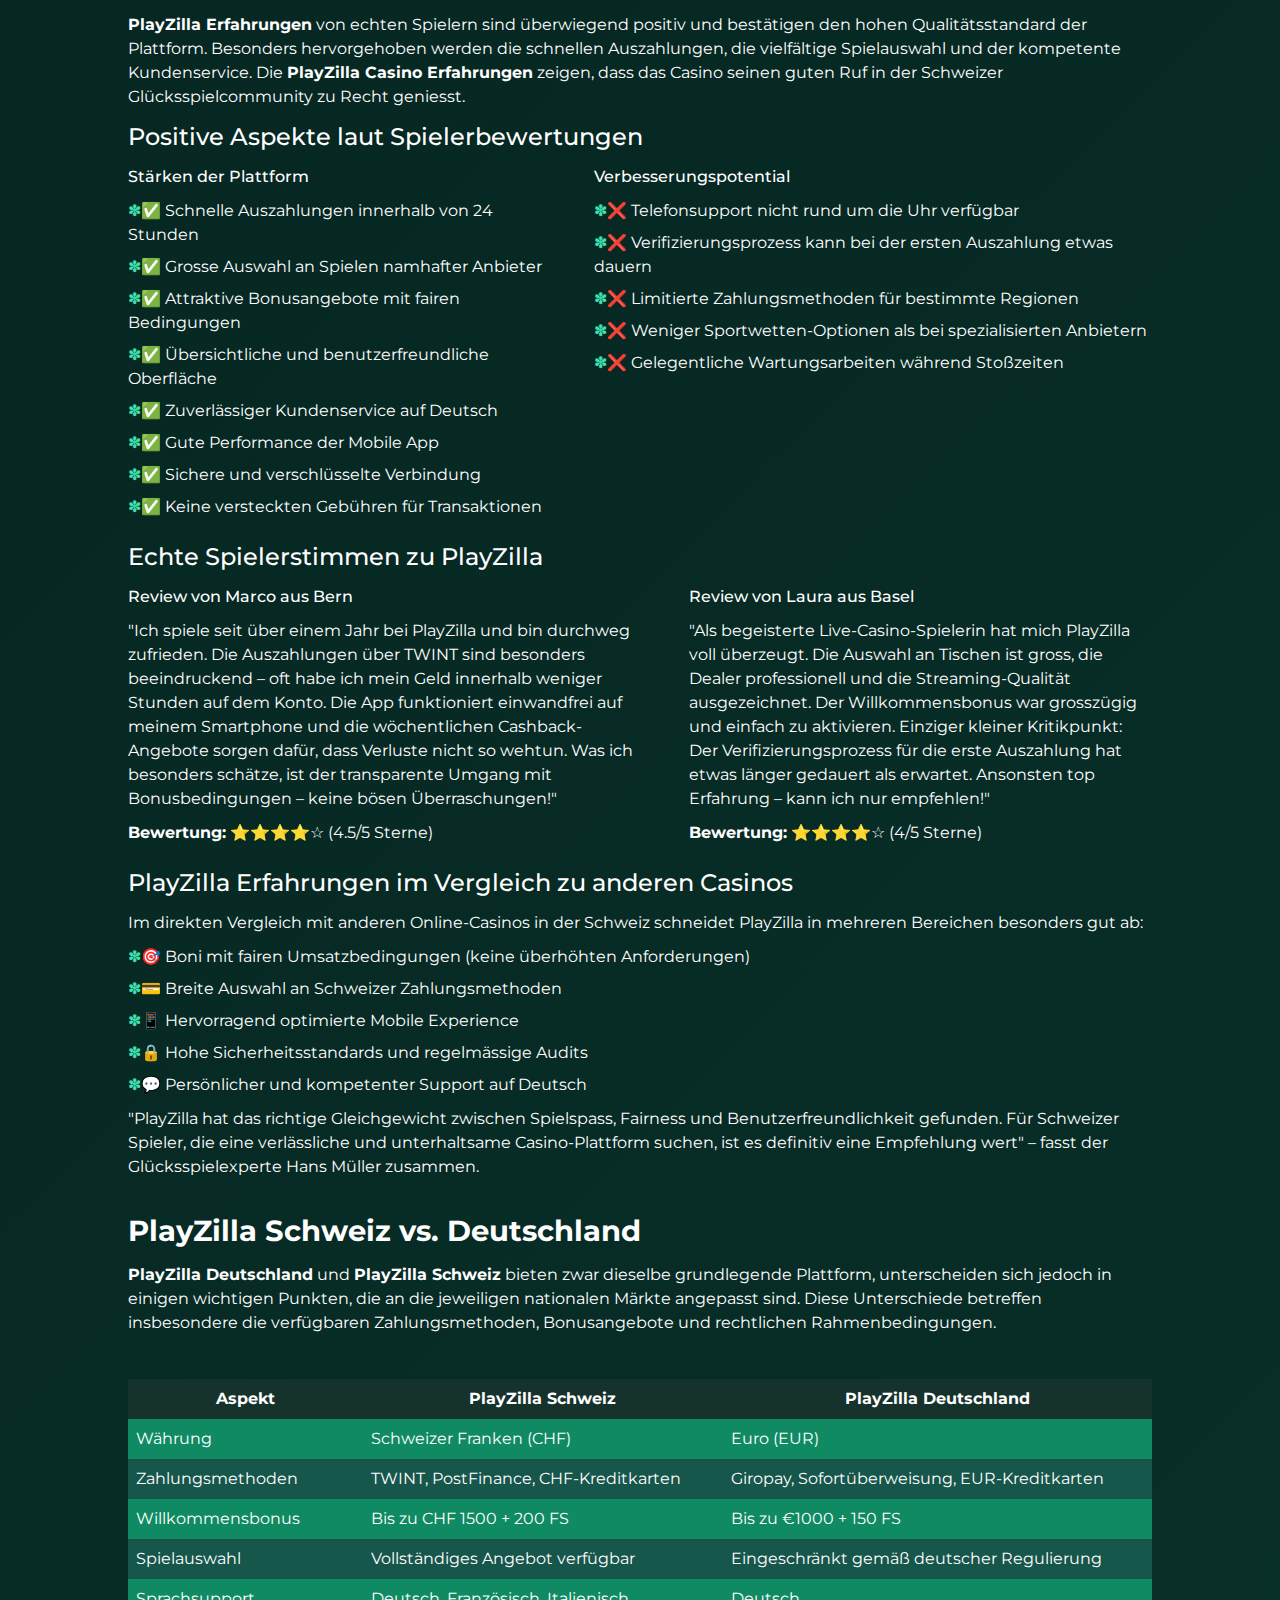
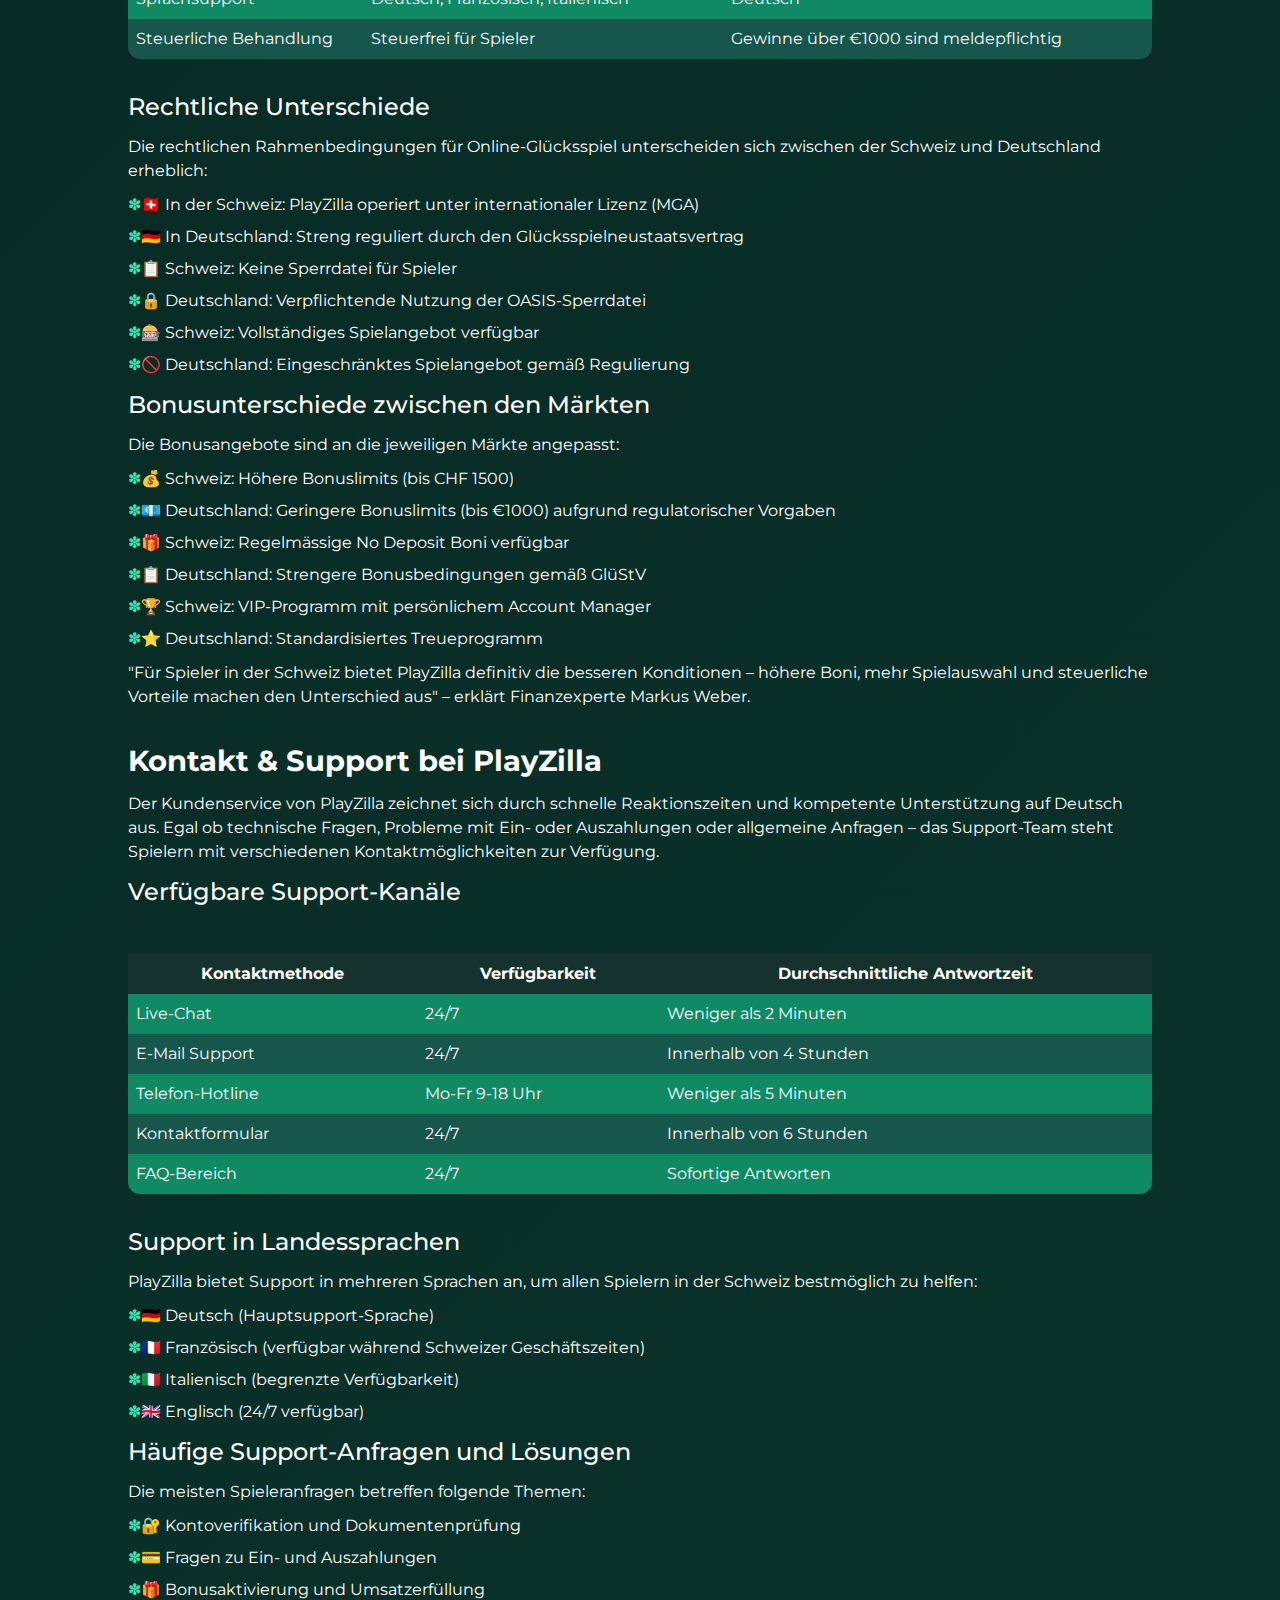
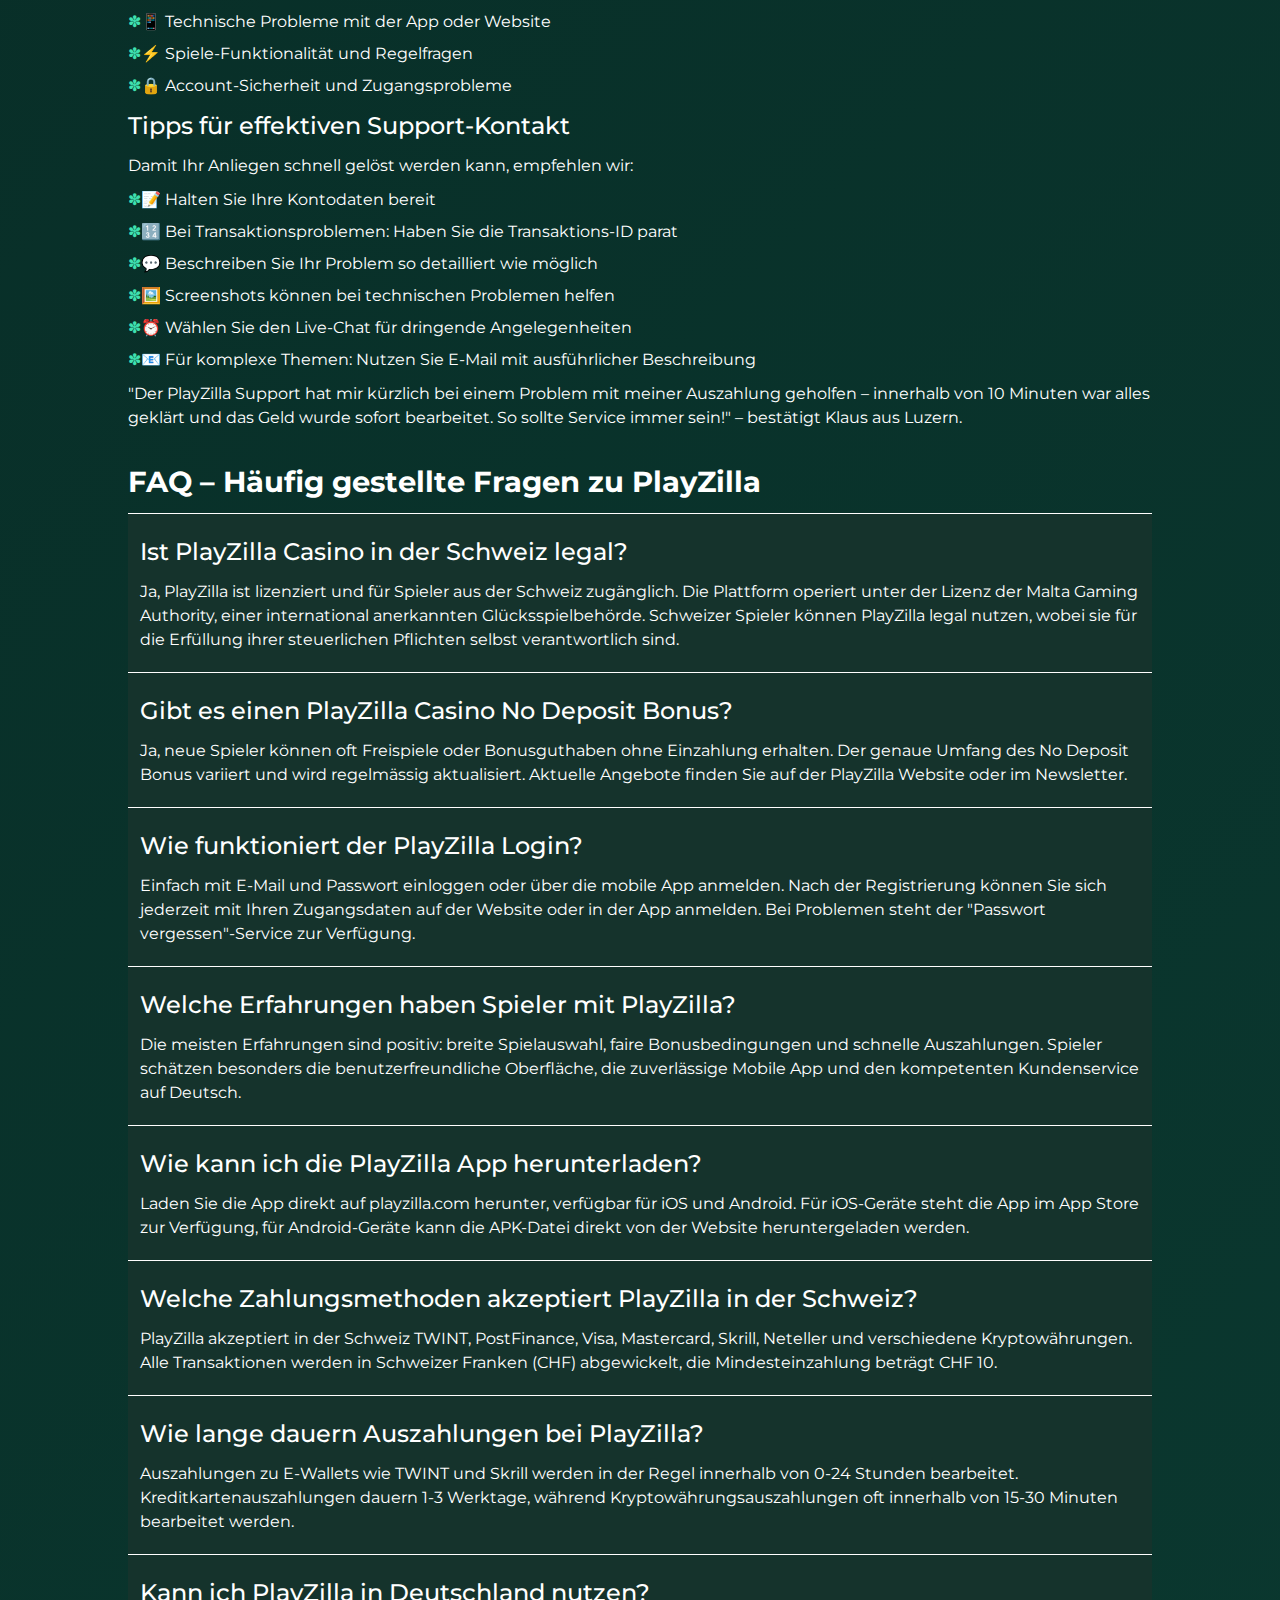
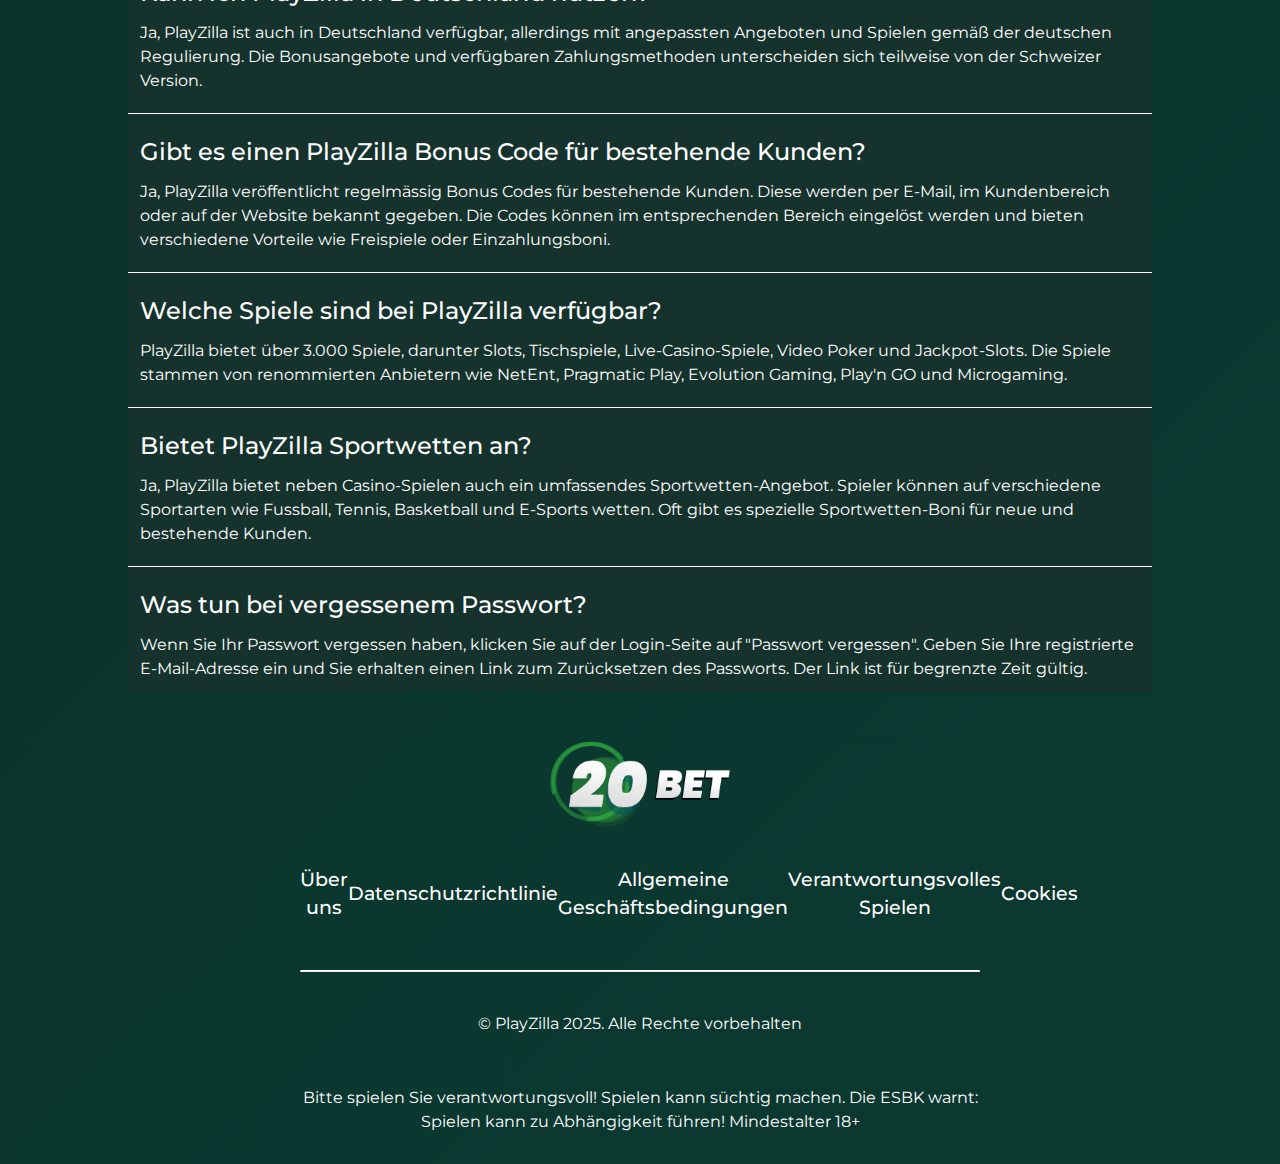
<file: de-ch/index.html>
<!DOCTYPE html>
<html lang="de-CH">
<head>
    <meta charset="UTF-8">
    <meta name="viewport" content="width=device-width, initial-scale=1.0">
    <link rel="stylesheet" href="/style.css">
    <link rel="shortcut icon" href="/favicon.ico" type="image/x-icon">

    <title>PlayZilla Schweiz – Casino Bonus, Login, App Download & Erfahrungen</title>
    <meta name="description" content="PlayZilla Casino Schweiz 2025: Login, Bonus Codes, App Download, No Deposit Bonus und echte Spielerfahrungen. Spielen Sie sicher und mobil mit exklusiven Angeboten.">
    <meta name="googlebot" content="index,follow,noarchive">

<link rel="alternate" hreflang="de-CH" href="https://playzilla.atrium-taefernhof.ch/de-ch/">
<link rel="alternate" hreflang="x-default" href="https://atrium-taefernhof.ch/">
<link rel="canonical" href="https://playzilla.atrium-taefernhof.ch/de-ch/">

    <meta property="og:type" content="website">
    <meta property="og:title" content="PlayZilla Schweiz – Casino Bonus, Login, App Download & Erfahrungen">
    <meta property="og:description" content="PlayZilla Casino Schweiz 2025: Login, Bonus Codes, App Download, No Deposit Bonus und echte Spielerfahrungen. Spielen Sie sicher und mobil mit exklusiven Angeboten.">
    <meta property="og:url" content="https://playzilla.atrium-taefernhof.ch/">
    <meta property="og:site_name" content="PlayZilla">
    <meta property="og:image" content="https://playzilla.atrium-taefernhof.ch/img/1.webp">
    <meta property="og:locale" content="de_CH">

    <meta name="twitter:card" content="summary_large_image">
    <meta name="twitter:title" content="PlayZilla Schweiz – Casino Bonus, Login, App Download & Erfahrungen">
    <meta name="twitter:description" content="PlayZilla Casino Schweiz: Login, Bonus Codes, App Download, No Deposit Bonus und echte Spielerfahrungen.">
    <meta name="twitter:image" content="https://playzilla.atrium-taefernhof.ch/img/1.webp">

    <script type="application/ld+json">
    {
        "@context": "https://schema.org",
        "@type": "Article",
        "headline": "PlayZilla – Umfassende Analyse der offiziellen Plattform",
        "description": "Detaillierte Analyse von PlayZilla: Registrierung, Boni, Mobile App und Expertenbewertungen für Schweizer Spieler.",
        "mainEntityOfPage": {
            "@type": "WebPage",
            "@id": "https://playzilla.atrium-taefernhof.ch/"
        },
        "author": {
            "@type": "Person",
            "name": "Expertenteam",
            "url": "https://playzilla.atrium-taefernhof.ch/"
        },
        "publisher": {
            "@type": "Organization",
            "name": "PlayZilla",
            "logo": {
                "@type": "ImageObject",
                "url": "https://playzilla.atrium-taefernhof.ch/img/logo.webp"
            }
        },
        "datePublished": "2025-10-04",
        "dateModified": "2025-10-04"
    }
    </script>

    <script type="application/ld+json">
    {
        "@context": "https://schema.org",
        "@type": "WebSite",
        "url": "https://playzilla.atrium-taefernhof.ch/",
        "name": "PlayZilla",
        "description": "Offizielle Website von PlayZilla: Online-Casino, Wettbüro, Boni und mobile Version für Spieler aus der Schweiz.",
        "inLanguage": "de-CH"
    }
    </script>

    <script type="application/ld+json">
    {
        "@context": "https://schema.org",
        "@type": "BreadcrumbList",
        "itemListElement": [
            {
                "@type": "ListItem",
                "position": 1,
                "name": "Startseite",
                "item": "https://playzilla.atrium-taefernhof.ch/"
            },
            {
                "@type": "ListItem",
                "position": 2,
                "name": "Bonus CHF 1500 + 200 Freispiele",
                "item": "https://playzilla.atrium-taefernhof.ch/"
            }
        ]
    }
    </script>

    <script type="application/ld+json">
    {
        "@context": "https://schema.org",
        "@type": "FAQPage",
        "mainEntity": [
            {
                "@type": "Question",
                "name": "Wie registriere ich mich bei PlayZilla?",
                "acceptedAnswer": {
                    "@type": "Answer",
                    "text": "Die Registrierung dauert weniger als 2 Minuten: Besuchen Sie die offizielle Website, klicken Sie auf 'Registrieren', geben Sie E-Mail-Adresse und Telefonnummer an, erstellen Sie ein sicheres Passwort und bestätigen Sie die Daten."
                }
            },
            {
                "@type": "Question",
                "name": "Gibt es eine PlayZilla Mobile App?",
                "acceptedAnswer": {
                    "@type": "Answer",
                    "text": "Ja, die PlayZilla Mobile App ist für iOS und Android verfügbar und bietet alle Funktionen des Online-Casinos und Wettbüros."
                }
            },
            {
                "@type": "Question",
                "name": "Wie erhalte ich den Willkommensbonus?",
                "acceptedAnswer": {
                    "@type": "Answer",
                    "text": "Nach der ersten Einzahlung von CHF 10 oder mehr erhalten Sie einen 100% Bonus bis zu CHF 1500 plus 200 Freispiele in ausgewählten Spielautomaten."
                }
            },
            {
                "@type": "Question",
                "name": "Wie lange dauern Auszahlungen?",
                "acceptedAnswer": {
                    "@type": "Answer",
                    "text": "Auszahlungen werden schnell bearbeitet: Visa/Mastercard, TWINT, E-Wallets innerhalb von 24 Stunden und Kryptowährungen in wenigen Stunden mit einem Minimum von CHF 10."
                }
            }
        ]
    }
    </script>
</head>

<body>

    <header>
        <div class="logo">
            <a href="/"><img src="/img/logo.webp" alt="Logotipo PlayZilla" width="180" height="80"></a>
        </div>
        
        <div class="header-btn">
            <a href="/play/" rel="nofollow" content="noindex" class="h-violet-btn">Registrieren</a>
            <a href="/play/" rel="nofollow" content="noindex" class="h-accent-btn">Spielen</a>
        </div>
    </header> 

    <main>
    <div class="promo">
    <div class="promo-l">
        <h1>PlayZilla Schweiz – Casino, Bonus Codes & Erfahrungen 2025</h1>
        <p class="txt">
            <strong>PlayZilla</strong> hat sich in der Schweizer Glücksspielszene als eine der innovativsten und zuverlässigsten Plattformen etabliert. Das <strong>PlayZilla Casino</strong> bietet eine beeindruckende Auswahl an Spielen, darunter Slots, Tischspiele und Live-Casino-Optionen, die speziell auf die Bedürfnisse von Spielern in der Schweiz zugeschnitten sind. Mit einer benutzerfreundlichen Oberfläche, schnellen Auszahlungen und einem engagierten Kundenservice auf Deutsch hat <strong>PlayZilla Schweiz</strong> schnell das Vertrauen der Spielgemeinschaft gewonnen.
        </p>
        <p class="txt">
            Die Plattform operiert unter der renommierten Lizenz der Malta Gaming Authority und entspricht damit internationalen Sicherheitsstandards. Für Schweizer Spieler ist besonders vorteilhaft, dass alle Transaktionen in Schweizer Franken (CHF) abgewickelt werden können, ohne lästige Wechselkursgebühren. Die Kombination aus umfassendem Spielangebot, attraktiven Boni und erstklassigem Mobile-Erlebnis macht <strong>PlayZilla</strong> zu einer erstklassigen Wahl für Casino-Enthusiasten in der ganzen Schweiz.
        </p>
    </div>

    <div class="promo-gift">
        <div class="gift-box">
            <img class="gift-zoom" src="/img/gift.webp" alt="Bonus PlayZilla" width="50" height="50">
        </div>

        <p class="txt-accent">
            Bis zu CHF 1500 + 200 Freispiele
        </p>

        <a href="/play/" rel="nofollow" content="noindex" class="btn-accent">Bonus beanspruchen</a>
    </div>
</div>

        <div class="wrapper">
            <div class="navigation">
                <input type="checkbox" id="toggle-nav" hidden>
                <label for="toggle-nav" class="txt-nav">Inhaltsverzeichnis</label>

                <ul class="nav-list">
                    <li class="nav-item"><a href="/">Plattformübersicht</a></li>
                    <li class="nav-item"><a href="#uberblick">Überblick über PlayZilla Casino</a></li>
                    <li class="nav-item"><a href="#login">PlayZilla Login & Registrierung</a></li>
                    <li class="nav-item"><a href="#bonus">PlayZilla Bonus Angebote & Promo Codes</a></li>
                    <li class="nav-item"><a href="#app">PlayZilla App & Mobile Gaming</a></li>
                    <li class="nav-item"><a href="#erfahrungen">Erfahrungen & Bewertungen von Spielern</a></li>
                    <li class="nav-item"><a href="#vergleich">PlayZilla Schweiz vs. Deutschland</a></li>
                    <li class="nav-item"><a href="#support">Kontakt & Support bei PlayZilla</a></li>
                    <li class="nav-item"><a href="#faq">FAQ – Häufig gestellte Fragen</a></li>
                </ul>
            </div>

<div class="container" id="uberblick">
    <h2>Überblick über PlayZilla Casino</h2>
    <p class="txt">
        <strong>PlayZilla Casino</strong> ist eine internationale Gaming-Plattform, die seit 2016 erfolgreich operiert und seit 2021 speziell auf den Schweizer Markt ausgerichtet ist. Die Plattform zeichnet sich durch ihre vielfältige Spielauswahl aus – von klassischen Slots bis hin zu Live-Casino-Erlebnissen mit echten Dealern. <strong>PlayZilla Schweiz</strong> bietet Schweizer Spielern eine lokal angepasste Erfahrung mit Unterstützung für regionale Zahlungsmethoden wie TWINT und PostFinance.
    </p>
    
    <div class="table-wrapper">         
        <table>
            <tbody>
            <tr>
                <td>Offizielle Website</td>
                <td>playzilla.com</td>
            </tr>
            <tr>
                <td>Gründungsjahr</td>
                <td>2016</td>
            </tr>
            <tr>
                <td>Lizenz</td>
                <td>Malta Gaming Authority</td>
            </tr>
            <tr>
                <td>Spieleanbieter</td>
                <td>NetEnt, Pragmatic Play, Evolution Gaming, Play'n GO, Microgaming, Yggdrasil</td>
            </tr>
            <tr>
                <td>Willkommensbonus</td>
                <td>100% bis CHF 1500 + 200 Freispiele</td>
            </tr>
            <tr>
                <td>Mindesteinzahlung</td>
                <td>CHF 10</td>
            </tr>
            <tr>
                <td>Währung</td>
                <td>Schweizer Franken (CHF)</td>
            </tr>
            <tr>
                <td>Zahlungsmethoden</td>
                <td>Visa, Mastercard, TWINT, PostFinance, Skrill, Neteller, Kryptowährungen</td>
            </tr>
            <tr>
                <td>Mobile App</td>
                <td>Verfügbar für iOS und Android</td>
            </tr>
            </tbody>
        </table>
    </div>

    <h3>Entwicklung und Wachstum von PlayZilla</h3>
    <p class="txt">
        Seit der Gründung im Jahr 2016 ist PlayZilla kontinuierlich gewachsen und hat seine Dienste auf über 40 Länder ausgeweitet. Der spezielle Fokus auf den Schweizer Markt begann 2021, wobei die Plattform gezielt Funktionen für Schweizer Spieler implementiert hat:
    </p>
    <ul>
        <li>✅ Vollständige Übersetzung der Oberfläche auf Deutsch</li>
        <li>✅ Integration lokaler Zahlungsmethoden</li>
        <li>✅ Anpassung der Bonusangebote an Schweizer Vorlieben</li>
        <li>✅ Einrichtung eines deutschsprachigen Supports</li>
        <li>✅ Optimierung für mobile Geräte in der Schweiz</li>
    </ul>

    <h3>Warum Schweizer Spieler PlayZilla bevorzugen</h3>
    <p class="txt">
        Nutzer in der Schweiz schätzen besonders diese Vorteile von PlayZilla:
    </p>
    <ul>
        <li>🎯 Nahtlose Erfahrung in Schweizer Franken</li>
        <li>💳 Bekannte Zahlungsoptionen wie TWINT und PostFinance</li>
        <li>📱 Hervorragende Mobile Performance auf Schweizer Netzen</li>
        <li>🎁 Grosszügige Boni ohne komplizierte Umsatzbedingungen</li>
        <li>⚡ Schnelle Auszahlungen innerhalb von 24 Stunden</li>
        <li>🔒 Höchste Sicherheitsstandards für Daten und Transaktionen</li>
        <li>🇨🇭 Lokalisierter Support mit Verständnis für Schweizer Besonderheiten</li>
        <li>🏆 Regelmässige Turniere mit CHF-Preisen</li>
    </ul>

    <p class="txt">
        "Als langjähriger Casino-Spieler in der Schweiz schätze ich besonders die transparenten Bonusbedingungen bei PlayZilla – keine versteckten Fallstricke wie bei manch anderen Anbietern" – sagt Thomas aus Zürich.
    </p>
</div>

<div class="container" id="login">
    <h2>PlayZilla Login & Registrierung</h2>
    <p class="txt">
        Der <strong>PlayZilla Login</strong> Prozess wurde für maximale Benutzerfreundlichkeit entwickelt. Sowohl die Registrierung als auch der anschliessende Zugang zum Konto sind intuitiv gestaltet und innerhalb weniger Minuten abgeschlossen. Die Plattform bietet mehrere Anmeldemöglichkeiten, darunter die klassische Variante mit E-Mail und Passwort sowie bequemere Optionen wie biometrische Authentifizierung in der Mobile App.
    </p>
    
    <h3>Schritt-für-Schritt zur Kontoerstellung</h3>
    <ol class="txt">
        <li>Besuchen Sie die offizielle PlayZilla Website oder öffnen Sie die Mobile App</li>
        <li>Klicken Sie auf "Registrieren" in der oberen rechten Ecke</li>
        <li>Füllen Sie das Registrierungsformulär mit Ihren persönlichen Daten aus</li>
        <li>Bestätigen Sie Ihre E-Mail-Adresse und Telefonnummer</li>
        <li>Erstellen Sie ein sicheres Passwort für Ihr Konto</li>
        <li>Akzeptieren Sie die Allgemeinen Geschäftsbedingungen</li>
        <li>Bestätigen Sie, dass Sie mindestens 18 Jahre alt sind</li>
        <li>Schliessen Sie die Registrierung ab und tätigen Sie Ihre erste Einzahlung</li>
    </ol>

    <h3>PlayZilla Login – Einfacher Zugang zu Ihrem Konto</h3>
    <p class="txt">
        Nach der erfolgreichen Registrierung können Sie sich jederzeit mit Ihren Zugangsdaten anmelden:
    </p>
    <ol class="txt">
        <li>Öffnen Sie die PlayZilla Website oder App</li>
        <li>Klicken Sie auf den "Login" Button</li>
        <li>Geben Sie Ihre E-Mail-Adresse oder Telefonnummer ein</li>
        <li>Geben Sie Ihr Passwort ein</li>
        <li>Klicken Sie auf "Anmelden" für den Zugriff auf Ihr Konto</li>
    </ol>

    <h3>Sicherheitsmassnahmen für Ihren Account</h3>
    <p class="txt">
        PlayZilla setzt auf modernste Sicherheitstechnologien zum Schutz Ihrer Daten:
    </p>
    <ul class="txt">
        <li>✅ Zwei-Faktor-Authentifizierung für zusätzliche Sicherheit</li>
        <li>✅ Verschlüsselung aller Datenübertragungen mit SSL-Technologie</li>
        <li>✅ Regelmässige Sicherheitsüberprüfungen und Monitoring</li>
        <li>✅ Automatische Abmeldung nach Inaktivität</li>
        <li>✅ Benachrichtigungen bei verdächtigen Login-Aktivitäten</li>
        <li>✅ Möglichkeit, angemeldete Geräte zu verwalten</li>
    </ul>

    <h3>Tipps für einen sicheren PlayZilla Login</h3>
    <p class="txt">
        Um die Sicherheit Ihres Kontos zu gewährleisten, empfehlen wir:
    </p>
    <ul class="txt">
        <li>🔐 Verwenden Sie ein eindeutiges Passwort, das Sie nicht anderswo nutzen</li>
        <li>📱 Aktivieren Sie die Zwei-Faktor-Authentifizierung</li>
        <li>🚫 Teilen Sie Ihre Login-Daten niemals mit Dritten</li>
        <li>📧 Achten Sie auf Phishing-Versuche per E-Mail</li>
        <li>🔒 Melden Sie sich immer von öffentlichen Geräten ab</li>
        <li>👀 Überprüfen Sie regelmässig Ihren Kontoaktivitätsverlauf</li>
    </ul>
</div>

<div class="container" id="bonus">
    <h2>PlayZilla Bonus Angebote & Promo Codes</h2>
    <p class="txt">
        <strong>PlayZilla Bonus</strong> Angebote gehören zu den attraktivsten auf dem Schweizer Markt. Das Casino belohnt sowohl neue Spieler mit einem grosszügigen Willkommenspaket als auch bestehende Kunden mit regelmässigen Promotionen. Besonders hervorzuheben ist der <strong>PlayZilla Casino No Deposit Bonus</strong>, der es Spielern ermöglicht, erste Gewinne zu erzielen, ohne eigenes Geld einzuzahlen.
    </p>
    
    <div class="table-wrapper">
        <table>
            <thead>
                <tr>
                    <th>Bonusart</th>
                    <th>Bedingungen</th>
                    <th>Maximaler Wert</th>
                </tr>
            </thead>
            <tbody>
                <tr>
                    <td>Willkommensbonus</td>
                    <td>Erste Einzahlung ab CHF 10</td>
                    <td>CHF 1500 + 200 FS</td>
                </tr>
                <tr>
                    <td>No Deposit Bonus</td>
                    <td>Kontobestätigung ohne Einzahlung</td>
                    <td>20 Freispiele</td>
                </tr>
                <tr>
                    <td>Freitags-Bonus</td>
                    <td>Einzahlung jeden Freitag</td>
                    <td>50% bis CHF 300</td>
                </tr>
                <tr>
                    <td>Cashback Angebot</td>
                    <td>Wöchentlich auf Nettoverluste</td>
                    <td>15% zurück</td>
                </tr>
                <tr>
                    <td>VIP-Belohnungen</td>
                    <td>Für treue Spieler</td>
                    <td>Personalisiert</td>
                </tr>
                <tr>
                    <td>Sportwetten-Bonus</td>
                    <td>Bei Sportwetten-Einsätzen</td>
                    <td>CHF 100 Freiwette</td>
                </tr>
            </tbody>
        </table>
    </div>

    <h3>PlayZilla Bonus Code – So aktivieren Sie Ihre Vorteile</h3>
    <p class="txt">
        Für bestimmte Promotionen kann ein <strong>PlayZilla Bonus Code</strong> erforderlich sein. Diese Codes werden regelmässig auf der Website, in Newslettern oder über Partnerplattformen veröffentlicht. Die Einlösung ist denkbar einfach:
    </p>
    <ol class="txt">
        <li>Melden Sie sich in Ihrem PlayZilla Konto an</li>
        <li>Navigieren Sie zum Bereich "Bonusse & Promotionen"</li>
        <li>Geben Sie den aktuellen Bonus Code in das entsprechende Feld ein</li>
        <li>Klicken Sie auf "Code einlösen"</li>
        <li>Der Bonus wird sofort Ihrem Konto gutgeschrieben</li>
    </ol>

    <h3>PlayZilla Casino No Deposit Bonus – Risikofreies Spielen</h3>
    <p class="txt">
        Der <strong>PlayZilla Casino No Deposit Bonus</strong> ist besonders bei neuen Spielern beliebt, da er es ermöglicht, die Plattform ohne eigenes finanzielles Risiko kennenzulernen. In der Regel umfasst dieses Angebot:
    </p>
    <ul class="txt">
        <li>🎁 10-20 Freispiele ohne Einzahlungserfordernis</li>
        <li>💵 Kleines Bonusguthaben für erste Spielversuche</li>
        <li>⚡ Sofortige Gutschrift nach Kontobestätigung</li>
        <li>📱 Nutzbar auf allen Spielen der Mobile App</li>
        <li>🔒 Umsatzbedingungen vor Auszahlung der Gewinne</li>
        <li>⏰ Zeitlimit für die Nutzung des Bonus</li>
    </ul>

    <h3>Willkommensbonus im Detail</h3>
    <p class="txt">
        Das Willkommenspaket von PlayZilla ist speziell auf die Bedürfnisse von Schweizer Spielern zugeschnitten:
    </p>
    <ul class="txt">
        <li>💰 100% Bonus auf Ihre erste Einzahlung</li>
        <li>🔄 Bis zu CHF 1500 zusätzliches Spielguthaben</li>
        <li>🎰 200 Freispiele für ausgewählte Slot-Spiele</li>
        <li>📈 Umsatzbedingungen: 35x Bonus + Einzahlung</li>
        <li>⏳ 30 Tage Zeit, um die Bedingungen zu erfüllen</li>
        <li>💶 Mindesteinzahlung von nur CHF 10</li>
        <li>🎯 Freispiele werden täglich in Tranchen gutgeschrieben</li>
    </ul>

    <p class="txt">
        "Der PlayZilla Willkommensbonus hat mir einen fantastischen Start ermöglicht – mit den 200 Freispielen konnte ich gleich am ersten Tag über CHF 500 gewinnen!" – berichtet Sarah aus Genf begeistert.
    </p>
</div>

<div class="container" id="app">
    <h2>PlayZilla App & Mobile Gaming</h2>
    <p class="txt">
        Die <strong>PlayZilla App</strong> bietet ein herausragendes Mobile-Gaming-Erlebnis, das speziell für die Nutzung auf Smartphones und Tablets optimiert wurde. Egal ob Sie ein iOS- oder Android-Gerät besitzen – der <strong>PlayZilla App Download</strong> ist schnell erledigt und Sie können sofort losspielen. Die App enthält alle Funktionen der Desktop-Version in einem benutzerfreundlichen, touch-optimierten Design.
    </p>

    <h3>PlayZilla App Download – Schritt für Schritt</h3>
    <p class="txt">
        So laden Sie die PlayZilla App auf Ihr Gerät:
    </p>

    <h4>Für Android-Nutzer:</h4>
    <ol class="txt">
        <li>Besuchen Sie die PlayZilla Website von Ihrem Android-Gerät</li>
        <li>Gehen Sie zum Bereich "Mobile App"</li>
        <li>Starten Sie den Download der APK-Datei</li>
        <li>Erlauben Sie Installationen aus unbekannten Quellen in den Einstellungen</li>
        <li>Öffnen Sie die heruntergeladene Datei und folgen Sie den Installationsanweisungen</li>
        <li>Starten Sie die App und melden Sie sich mit Ihren Zugangsdaten an</li>
    </ol>

    <h4>Für iOS-Nutzer:</h4>
    <ol class="txt">
        <li>Öffnen Sie den App Store auf Ihrem iPhone oder iPad</li>
        <li>Suchen Sie nach "PlayZilla Casino"</li>
        <li>Wählen Sie die offizielle PlayZilla App aus</li>
        <li>Tippen Sie auf "Herunterladen"</li>
        <li>Warten Sie, bis die Installation abgeschlossen ist</li>
        <li>Starten Sie die App und loggen Sie sich ein oder registrieren Sie sich</li>
    </ol>

    <h3>Vorteile der PlayZilla Mobile App</h3>
    <div class="promoties-bonus">
        <div>
            <h4>Funktionen & Komfort</h4>
            <ul class="txt">
                <li>📱 Vollständig optimierte Touch-Oberfläche</li>
                <li>⚡ Schnellere Ladezeiten als die Browser-Version</li>
                <li>🔔 Push-Benachrichtigungen für neue Angebote</li>
                <li>🎮 Intuitive Navigation und Spielsteuerung</li>
                <li>💳 Einfache Ein- und Auszahlungen direkt in der App</li>
                <li>🔒 Erhöhte Sicherheit durch biometrische Anmeldung</li>
                <li>🎯 Personalisierte Spiel-Empfehlungen</li>
            </ul>
        </div>

        <div>
            <h4>Technische Spezifikationen</h4>
            <ul class="txt">
                <li><strong>Android:</strong> Version 8.0 oder höher, 2 GB RAM empfohlen</li>
                <li><strong>iOS:</strong> iOS 13.0 oder neuer, kompatibel mit iPhone/iPad</li>
                <li><strong>Internet:</strong> Stabile 4G/5G oder WLAN-Verbindung</li>
                <li><strong>Speicher:</strong> Ca. 120 MB freier Speicherplatz</li>
                <li><strong>Unterstützte Sprachen:</strong> Deutsch, Englisch, Französisch</li>
            </ul>
        </div>
    </div>

    <h3>Mobile Gaming Experience</h3>
    <p class="txt">
        Die PlayZilla App bietet ein rundum gelungenes Mobile-Erlebnis:
    </p>
    <ul class="txt">
        <li>🎰 Über 1.500 Spiele optimiert für Mobile-Geräte</li>
        <li>📺 Hochwertige Grafiken und flüssige Animationen</li>
        <li>🎧 Vollständige Audio-Unterstützung für ein immersives Erlebnis</li>
        <li>📲 Querladen- und Hochformat-Modi für verschiedene Spieltypen</li>
        <li>🔋 Energieeffiziente Performance für längere Spielesessions</li>
        <li>🔄 Nahtlose Synchronisation zwischen App und Browser-Version</li>
    </ul>
    
    <a href="/play/" rel="nofollow" content="noindex" class="h-accent-btn">App herunterladen</a>
</div>

<div class="container" id="erfahrungen">
    <h2>Erfahrungen & Bewertungen von Spielern</h2>
    <p class="txt">
        <strong>PlayZilla Erfahrungen</strong> von echten Spielern sind überwiegend positiv und bestätigen den hohen Qualitätsstandard der Plattform. Besonders hervorgehoben werden die schnellen Auszahlungen, die vielfältige Spielauswahl und der kompetente Kundenservice. Die <strong>PlayZilla Casino Erfahrungen</strong> zeigen, dass das Casino seinen guten Ruf in der Schweizer Glücksspielcommunity zu Recht geniesst.
    </p>

    <h3>Positive Aspekte laut Spielerbewertungen</h3>
    <div class="promoties-bonus">
        <div>
            <h4>Stärken der Plattform</h4>
            <ul class="txt">
                <li>✅ Schnelle Auszahlungen innerhalb von 24 Stunden</li>
                <li>✅ Grosse Auswahl an Spielen namhafter Anbieter</li>
                <li>✅ Attraktive Bonusangebote mit fairen Bedingungen</li>
                <li>✅ Übersichtliche und benutzerfreundliche Oberfläche</li>
                <li>✅ Zuverlässiger Kundenservice auf Deutsch</li>
                <li>✅ Gute Performance der Mobile App</li>
                <li>✅ Sichere und verschlüsselte Verbindung</li>
                <li>✅ Keine versteckten Gebühren für Transaktionen</li>
            </ul>
        </div>

        <div>
            <h4>Verbesserungspotential</h4>
            <ul class="txt">
                <li>❌ Telefonsupport nicht rund um die Uhr verfügbar</li>
                <li>❌ Verifizierungsprozess kann bei der ersten Auszahlung etwas dauern</li>
                <li>❌ Limitierte Zahlungsmethoden für bestimmte Regionen</li>
                <li>❌ Weniger Sportwetten-Optionen als bei spezialisierten Anbietern</li>
                <li>❌ Gelegentliche Wartungsarbeiten während Stoßzeiten</li>
            </ul>
        </div>
    </div>

    <h3>Echte Spielerstimmen zu PlayZilla</h3>
    <div class="promoties-bonus">
        <div>
            <h4>Review von Marco aus Bern</h4>
            <p class="txt">
                "Ich spiele seit über einem Jahr bei PlayZilla und bin durchweg zufrieden. Die Auszahlungen über TWINT sind besonders beeindruckend – oft habe ich mein Geld innerhalb weniger Stunden auf dem Konto. Die App funktioniert einwandfrei auf meinem Smartphone und die wöchentlichen Cashback-Angebote sorgen dafür, dass Verluste nicht so wehtun. Was ich besonders schätze, ist der transparente Umgang mit Bonusbedingungen – keine bösen Überraschungen!"
            </p>
            <p class="txt"><strong>Bewertung:</strong> ⭐⭐⭐⭐☆ (4.5/5 Sterne)</p>
        </div>
        
        <div>
            <h4>Review von Laura aus Basel</h4>
            <p class="txt">
                "Als begeisterte Live-Casino-Spielerin hat mich PlayZilla voll überzeugt. Die Auswahl an Tischen ist gross, die Dealer professionell und die Streaming-Qualität ausgezeichnet. Der Willkommensbonus war grosszügig und einfach zu aktivieren. Einziger kleiner Kritikpunkt: Der Verifizierungsprozess für die erste Auszahlung hat etwas länger gedauert als erwartet. Ansonsten top Erfahrung – kann ich nur empfehlen!"
            </p>
            <p class="txt"><strong>Bewertung:</strong> ⭐⭐⭐⭐☆ (4/5 Sterne)</p>
        </div>
    </div>

    <h3>PlayZilla Erfahrungen im Vergleich zu anderen Casinos</h3>
    <p class="txt">
        Im direkten Vergleich mit anderen Online-Casinos in der Schweiz schneidet PlayZilla in mehreren Bereichen besonders gut ab:
    </p>
    <ul class="txt">
        <li>🎯 Boni mit fairen Umsatzbedingungen (keine überhöhten Anforderungen)</li>
        <li>💳 Breite Auswahl an Schweizer Zahlungsmethoden</li>
        <li>📱 Hervorragend optimierte Mobile Experience</li>
        <li>🔒 Hohe Sicherheitsstandards und regelmässige Audits</li>
        <li>💬 Persönlicher und kompetenter Support auf Deutsch</li>
    </ul>

    <p class="txt">
        "PlayZilla hat das richtige Gleichgewicht zwischen Spielspass, Fairness und Benutzerfreundlichkeit gefunden. Für Schweizer Spieler, die eine verlässliche und unterhaltsame Casino-Plattform suchen, ist es definitiv eine Empfehlung wert" – fasst der Glücksspielexperte Hans Müller zusammen.
    </p>
</div>

<div class="container" id="vergleich">
    <h2>PlayZilla Schweiz vs. Deutschland</h2>
    <p class="txt">
        <strong>PlayZilla Deutschland</strong> und <strong>PlayZilla Schweiz</strong> bieten zwar dieselbe grundlegende Plattform, unterscheiden sich jedoch in einigen wichtigen Punkten, die an die jeweiligen nationalen Märkte angepasst sind. Diese Unterschiede betreffen insbesondere die verfügbaren Zahlungsmethoden, Bonusangebote und rechtlichen Rahmenbedingungen.
    </p>

    <div class="table-wrapper">
        <table>
            <thead>
                <tr>
                    <th>Aspekt</th>
                    <th>PlayZilla Schweiz</th>
                    <th>PlayZilla Deutschland</th>
                </tr>
            </thead>
            <tbody>
                <tr>
                    <td>Währung</td>
                    <td>Schweizer Franken (CHF)</td>
                    <td>Euro (EUR)</td>
                </tr>
                <tr>
                    <td>Zahlungsmethoden</td>
                    <td>TWINT, PostFinance, CHF-Kreditkarten</td>
                    <td>Giropay, Sofortüberweisung, EUR-Kreditkarten</td>
                </tr>
                <tr>
                    <td>Willkommensbonus</td>
                    <td>Bis zu CHF 1500 + 200 FS</td>
                    <td>Bis zu €1000 + 150 FS</td>
                </tr>
                <tr>
                    <td>Spielauswahl</td>
                    <td>Vollständiges Angebot verfügbar</td>
                    <td>Eingeschränkt gemäß deutscher Regulierung</td>
                </tr>
                <tr>
                    <td>Sprachsupport</td>
                    <td>Deutsch, Französisch, Italienisch</td>
                    <td>Deutsch</td>
                </tr>
                <tr>
                    <td>Steuerliche Behandlung</td>
                    <td>Steuerfrei für Spieler</td>
                    <td>Gewinne über €1000 sind meldepflichtig</td>
                </tr>
            </tbody>
        </table>
    </div>

    <h3>Rechtliche Unterschiede</h3>
    <p class="txt">
        Die rechtlichen Rahmenbedingungen für Online-Glücksspiel unterscheiden sich zwischen der Schweiz und Deutschland erheblich:
    </p>
    <ul class="txt">
        <li>🇨🇭 In der Schweiz: PlayZilla operiert unter internationaler Lizenz (MGA)</li>
        <li>🇩🇪 In Deutschland: Streng reguliert durch den Glücksspielneustaatsvertrag</li>
        <li>📋 Schweiz: Keine Sperrdatei für Spieler</li>
        <li>🔒 Deutschland: Verpflichtende Nutzung der OASIS-Sperrdatei</li>
        <li>🎰 Schweiz: Vollständiges Spielangebot verfügbar</li>
        <li>🚫 Deutschland: Eingeschränktes Spielangebot gemäß Regulierung</li>
    </ul>

    <h3>Bonusunterschiede zwischen den Märkten</h3>
    <p class="txt">
        Die Bonusangebote sind an die jeweiligen Märkte angepasst:
    </p>
    <ul class="txt">
        <li>💰 Schweiz: Höhere Bonuslimits (bis CHF 1500)</li>
        <li>💶 Deutschland: Geringere Bonuslimits (bis €1000) aufgrund regulatorischer Vorgaben</li>
        <li>🎁 Schweiz: Regelmässige No Deposit Boni verfügbar</li>
        <li>📋 Deutschland: Strengere Bonusbedingungen gemäß GlüStV</li>
        <li>🏆 Schweiz: VIP-Programm mit persönlichem Account Manager</li>
        <li>⭐ Deutschland: Standardisiertes Treueprogramm</li>
    </ul>

    <p class="txt">
        "Für Spieler in der Schweiz bietet PlayZilla definitiv die besseren Konditionen – höhere Boni, mehr Spielauswahl und steuerliche Vorteile machen den Unterschied aus" – erklärt Finanzexperte Markus Weber.
    </p>
</div>

<div class="container" id="support">
    <h2>Kontakt & Support bei PlayZilla</h2>
    <p class="txt">
        Der Kundenservice von PlayZilla zeichnet sich durch schnelle Reaktionszeiten und kompetente Unterstützung auf Deutsch aus. Egal ob technische Fragen, Probleme mit Ein- oder Auszahlungen oder allgemeine Anfragen – das Support-Team steht Spielern mit verschiedenen Kontaktmöglichkeiten zur Verfügung.
    </p>

    <h3>Verfügbare Support-Kanäle</h3>
    <div class="table-wrapper">
        <table>
            <thead>
                <tr>
                    <th>Kontaktmethode</th>
                    <th>Verfügbarkeit</th>
                    <th>Durchschnittliche Antwortzeit</th>
                </tr>
            </thead>
            <tbody>
                <tr>
                    <td>Live-Chat</td>
                    <td>24/7</td>
                    <td>Weniger als 2 Minuten</td>
                </tr>
                <tr>
                    <td>E-Mail Support</td>
                    <td>24/7</td>
                    <td>Innerhalb von 4 Stunden</td>
                </tr>
                <tr>
                    <td>Telefon-Hotline</td>
                    <td>Mo-Fr 9-18 Uhr</td>
                    <td>Weniger als 5 Minuten</td>
                </tr>
                <tr>
                    <td>Kontaktformular</td>
                    <td>24/7</td>
                    <td>Innerhalb von 6 Stunden</td>
                </tr>
                <tr>
                    <td>FAQ-Bereich</td>
                    <td>24/7</td>
                    <td>Sofortige Antworten</td>
                </tr>
            </tbody>
        </table>
    </div>

    <h3>Support in Landessprachen</h3>
    <p class="txt">
        PlayZilla bietet Support in mehreren Sprachen an, um allen Spielern in der Schweiz bestmöglich zu helfen:
    </p>
    <ul class="txt">
        <li>🇩🇪 Deutsch (Hauptsupport-Sprache)</li>
        <li>🇫🇷 Französisch (verfügbar während Schweizer Geschäftszeiten)</li>
        <li>🇮🇹 Italienisch (begrenzte Verfügbarkeit)</li>
        <li>🇬🇧 Englisch (24/7 verfügbar)</li>
    </ul>

    <h3>Häufige Support-Anfragen und Lösungen</h3>
    <p class="txt">
        Die meisten Spieleranfragen betreffen folgende Themen:
    </p>
    <ul class="txt">
        <li>🔐 Kontoverifikation und Dokumentenprüfung</li>
        <li>💳 Fragen zu Ein- und Auszahlungen</li>
        <li>🎁 Bonusaktivierung und Umsatzerfüllung</li>
        <li>📱 Technische Probleme mit der App oder Website</li>
        <li>⚡ Spiele-Funktionalität und Regelfragen</li>
        <li>🔒 Account-Sicherheit und Zugangsprobleme</li>
    </ul>

    <h3>Tipps für effektiven Support-Kontakt</h3>
    <p class="txt">
        Damit Ihr Anliegen schnell gelöst werden kann, empfehlen wir:
    </p>
    <ul class="txt">
        <li>📝 Halten Sie Ihre Kontodaten bereit</li>
        <li>🔢 Bei Transaktionsproblemen: Haben Sie die Transaktions-ID parat</li>
        <li>💬 Beschreiben Sie Ihr Problem so detailliert wie möglich</li>
        <li>🖼️ Screenshots können bei technischen Problemen helfen</li>
        <li>⏰ Wählen Sie den Live-Chat für dringende Angelegenheiten</li>
        <li>📧 Für komplexe Themen: Nutzen Sie E-Mail mit ausführlicher Beschreibung</li>
    </ul>

    <p class="txt">
        "Der PlayZilla Support hat mir kürzlich bei einem Problem mit meiner Auszahlung geholfen – innerhalb von 10 Minuten war alles geklärt und das Geld wurde sofort bearbeitet. So sollte Service immer sein!" – bestätigt Klaus aus Luzern.
    </p>
</div>

<div class="container" id="faq">
    <h2>FAQ – Häufig gestellte Fragen zu PlayZilla</h2>
    
    <div class="faq-contnetn">
        <div class="qa-scontent-title">
            <h3>Ist PlayZilla Casino in der Schweiz legal?</h3>
            <div class="qa-answaer">
                <p>Ja, PlayZilla ist lizenziert und für Spieler aus der Schweiz zugänglich. Die Plattform operiert unter der Lizenz der Malta Gaming Authority, einer international anerkannten Glücksspielbehörde. Schweizer Spieler können PlayZilla legal nutzen, wobei sie für die Erfüllung ihrer steuerlichen Pflichten selbst verantwortlich sind.</p>
            </div>
        </div>

        <div class="qa-scontent-title">
            <h3>Gibt es einen PlayZilla Casino No Deposit Bonus?</h3>
            <div class="qa-answaer">
                <p>Ja, neue Spieler können oft Freispiele oder Bonusguthaben ohne Einzahlung erhalten. Der genaue Umfang des No Deposit Bonus variiert und wird regelmässig aktualisiert. Aktuelle Angebote finden Sie auf der PlayZilla Website oder im Newsletter.</p>
            </div>
        </div>

        <div class="qa-scontent-title">
            <h3>Wie funktioniert der PlayZilla Login?</h3>
            <div class="qa-answaer">
                <p>Einfach mit E-Mail und Passwort einloggen oder über die mobile App anmelden. Nach der Registrierung können Sie sich jederzeit mit Ihren Zugangsdaten auf der Website oder in der App anmelden. Bei Problemen steht der "Passwort vergessen"-Service zur Verfügung.</p>
            </div>
        </div>

        <div class="qa-scontent-title">
            <h3>Welche Erfahrungen haben Spieler mit PlayZilla?</h3>
            <div class="qa-answaer">
                <p>Die meisten Erfahrungen sind positiv: breite Spielauswahl, faire Bonusbedingungen und schnelle Auszahlungen. Spieler schätzen besonders die benutzerfreundliche Oberfläche, die zuverlässige Mobile App und den kompetenten Kundenservice auf Deutsch.</p>
            </div>
        </div>

        <div class="qa-scontent-title">
            <h3>Wie kann ich die PlayZilla App herunterladen?</h3>
            <div class="qa-answaer">
                <p>Laden Sie die App direkt auf playzilla.com herunter, verfügbar für iOS und Android. Für iOS-Geräte steht die App im App Store zur Verfügung, für Android-Geräte kann die APK-Datei direkt von der Website heruntergeladen werden.</p>
            </div>
        </div>

        <div class="qa-scontent-title">
            <h3>Welche Zahlungsmethoden akzeptiert PlayZilla in der Schweiz?</h3>
            <div class="qa-answaer">
                <p>PlayZilla akzeptiert in der Schweiz TWINT, PostFinance, Visa, Mastercard, Skrill, Neteller und verschiedene Kryptowährungen. Alle Transaktionen werden in Schweizer Franken (CHF) abgewickelt, die Mindesteinzahlung beträgt CHF 10.</p>
            </div>
        </div>

        <div class="qa-scontent-title">
            <h3>Wie lange dauern Auszahlungen bei PlayZilla?</h3>
            <div class="qa-answaer">
                <p>Auszahlungen zu E-Wallets wie TWINT und Skrill werden in der Regel innerhalb von 0-24 Stunden bearbeitet. Kreditkartenauszahlungen dauern 1-3 Werktage, während Kryptowährungsauszahlungen oft innerhalb von 15-30 Minuten bearbeitet werden.</p>
            </div>
        </div>

        <div class="qa-scontent-title">
            <h3>Kann ich PlayZilla in Deutschland nutzen?</h3>
            <div class="qa-answaer">
                <p>Ja, PlayZilla ist auch in Deutschland verfügbar, allerdings mit angepassten Angeboten und Spielen gemäß der deutschen Regulierung. Die Bonusangebote und verfügbaren Zahlungsmethoden unterscheiden sich teilweise von der Schweizer Version.</p>
            </div>
        </div>

        <div class="qa-scontent-title">
            <h3>Gibt es einen PlayZilla Bonus Code für bestehende Kunden?</h3>
            <div class="qa-answaer">
                <p>Ja, PlayZilla veröffentlicht regelmässig Bonus Codes für bestehende Kunden. Diese werden per E-Mail, im Kundenbereich oder auf der Website bekannt gegeben. Die Codes können im entsprechenden Bereich eingelöst werden und bieten verschiedene Vorteile wie Freispiele oder Einzahlungsboni.</p>
            </div>
        </div>

        <div class="qa-scontent-title">
            <h3>Welche Spiele sind bei PlayZilla verfügbar?</h3>
            <div class="qa-answaer">
                <p>PlayZilla bietet über 3.000 Spiele, darunter Slots, Tischspiele, Live-Casino-Spiele, Video Poker und Jackpot-Slots. Die Spiele stammen von renommierten Anbietern wie NetEnt, Pragmatic Play, Evolution Gaming, Play'n GO und Microgaming.</p>
            </div>
        </div>

        <div class="qa-scontent-title">
            <h3>Bietet PlayZilla Sportwetten an?</h3>
            <div class="qa-answaer">
                <p>Ja, PlayZilla bietet neben Casino-Spielen auch ein umfassendes Sportwetten-Angebot. Spieler können auf verschiedene Sportarten wie Fussball, Tennis, Basketball und E-Sports wetten. Oft gibt es spezielle Sportwetten-Boni für neue und bestehende Kunden.</p>
            </div>
        </div>

        <div class="qa-scontent-title">
            <h3>Was tun bei vergessenem Passwort?</h3>
            <div class="qa-answaer">
                <p>Wenn Sie Ihr Passwort vergessen haben, klicken Sie auf der Login-Seite auf "Passwort vergessen". Geben Sie Ihre registrierte E-Mail-Adresse ein und Sie erhalten einen Link zum Zurücksetzen des Passworts. Der Link ist für begrenzte Zeit gültig.</p>
            </div>
        </div>
    </div>
</div>
</div>

        
    </main>

    <footer>
        <a href="/">
            <img src="/img/logo.webp" alt="PlayZilla Schweiz" width="180" height="50">
        </a>
                
        <ul>
            <li>
                <a href="/about-us/">Über uns</a>
            </li>
            <li>
                <a href="/privacy-policy/">Datenschutzrichtlinie</a>
            </li>
            <li>
                <a href="/terms-and-conditions/">Allgemeine Geschäftsbedingungen</a>
            </li>
            <li>
                <a href="/responsible-gambling/">Verantwortungsvolles Spielen</a>
            </li>
            <li>
                <a href="/cookie-policy/">Cookies</a>
            </li>
        </ul>

        <hr>

        <p class="txt">
            © PlayZilla 2025. Alle Rechte vorbehalten
        </p>
        
        <p class="txt">
            Bitte spielen Sie verantwortungsvoll! Spielen kann süchtig machen. Die ESBK warnt: Spielen kann zu Abhängigkeit führen! Mindestalter 18+
        </p>
    </footer>
</body>
</html>
</file>
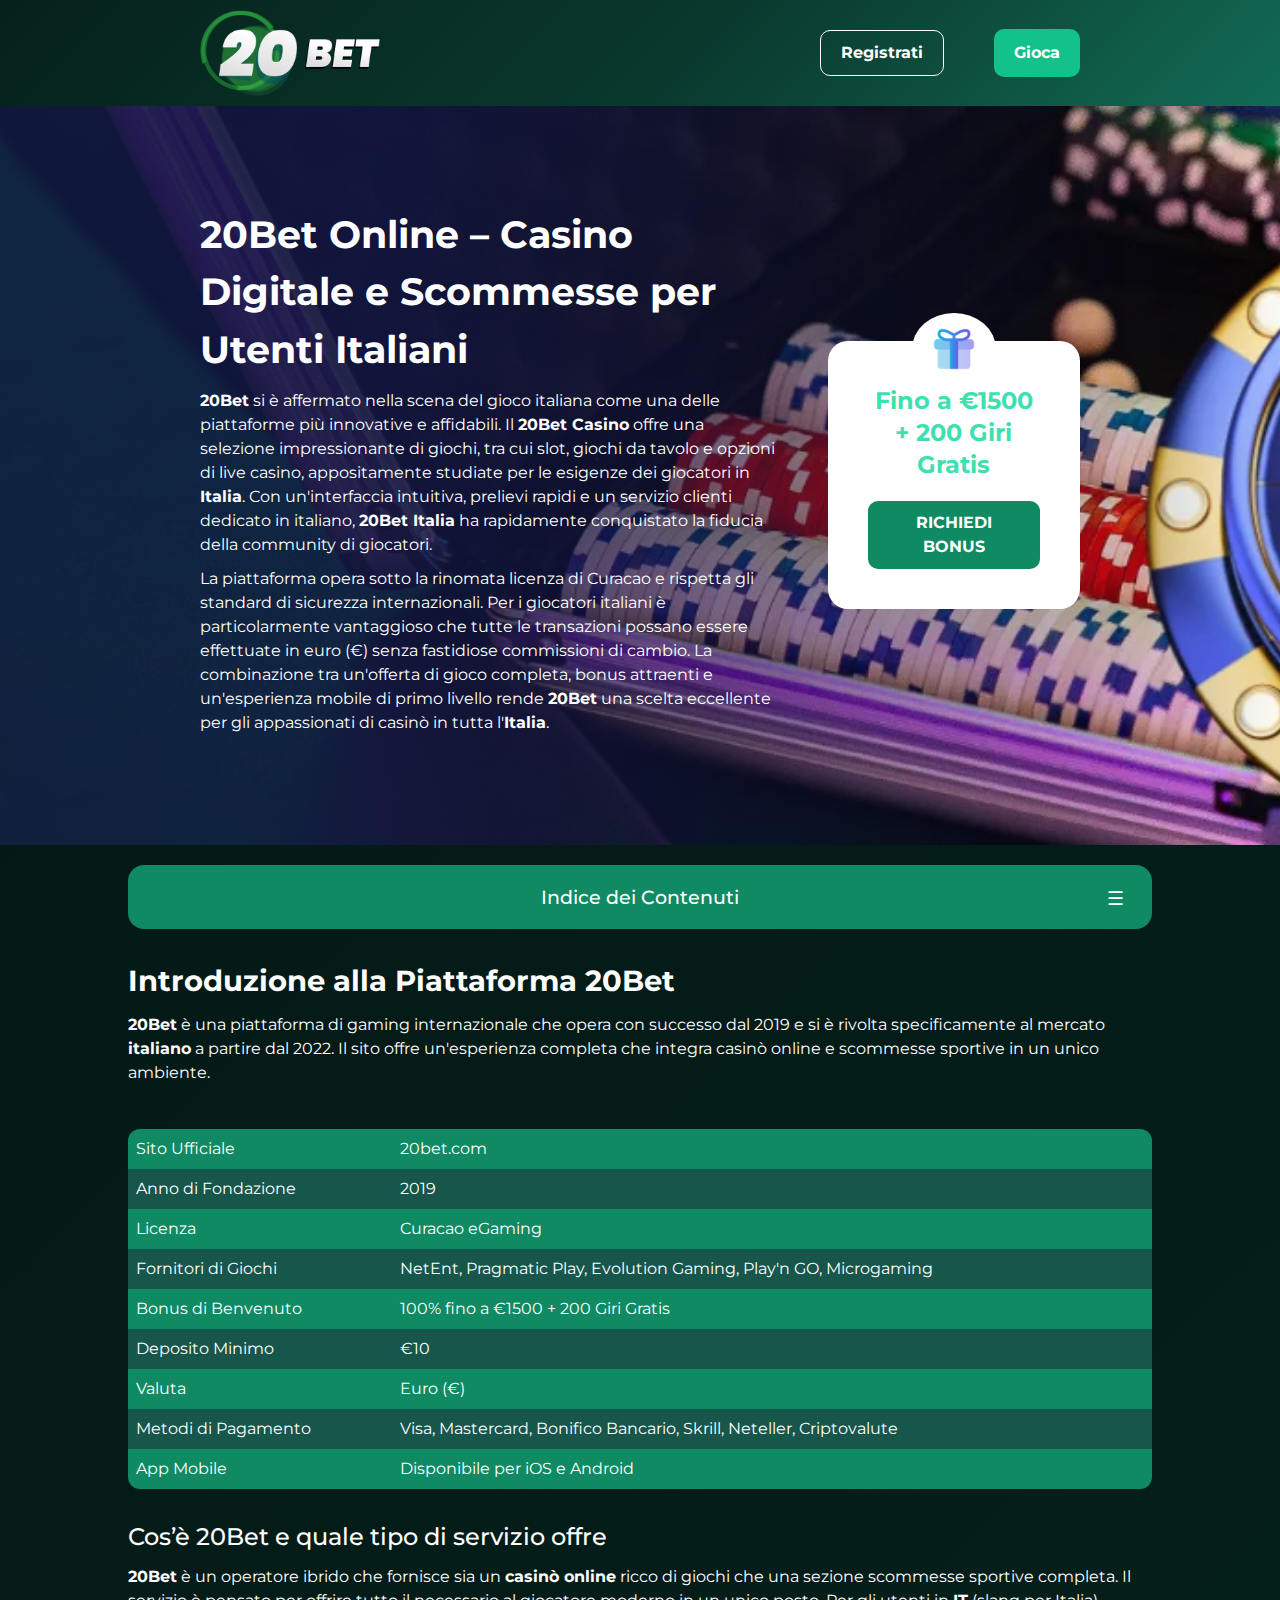
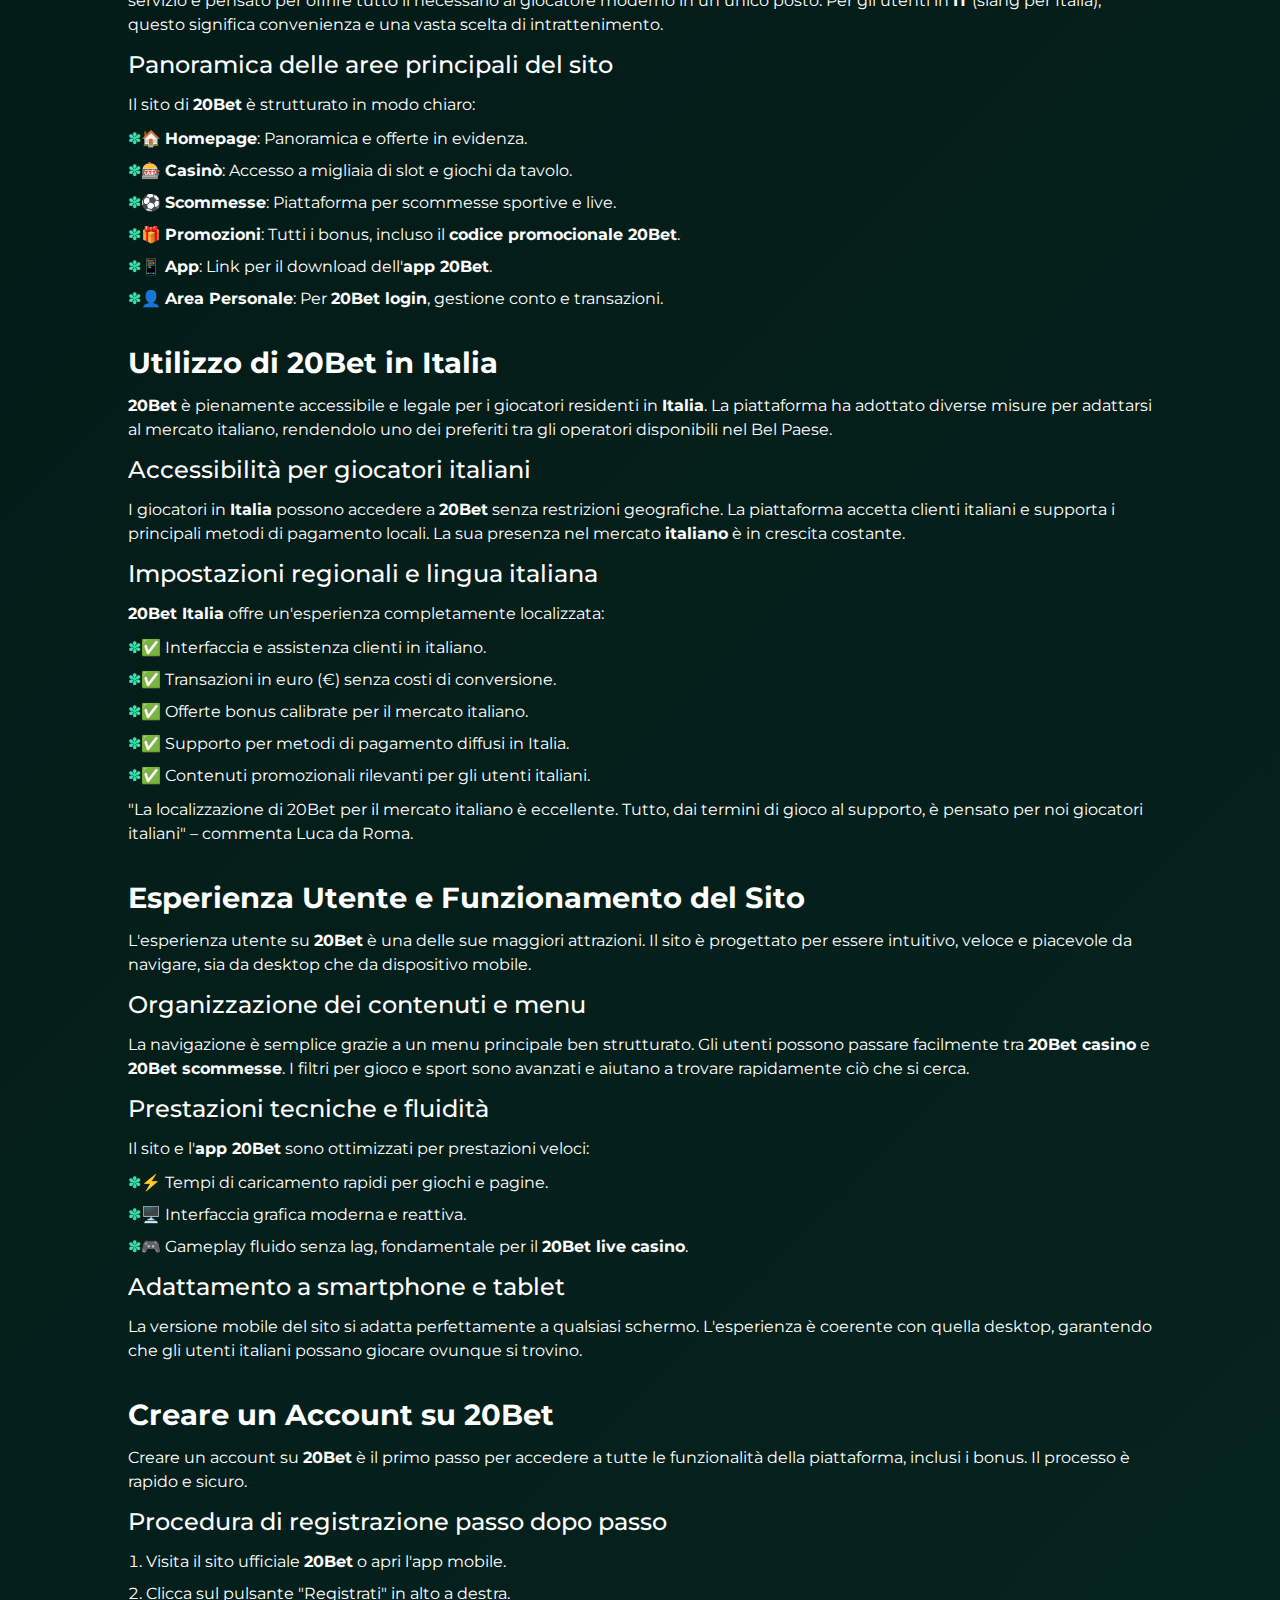
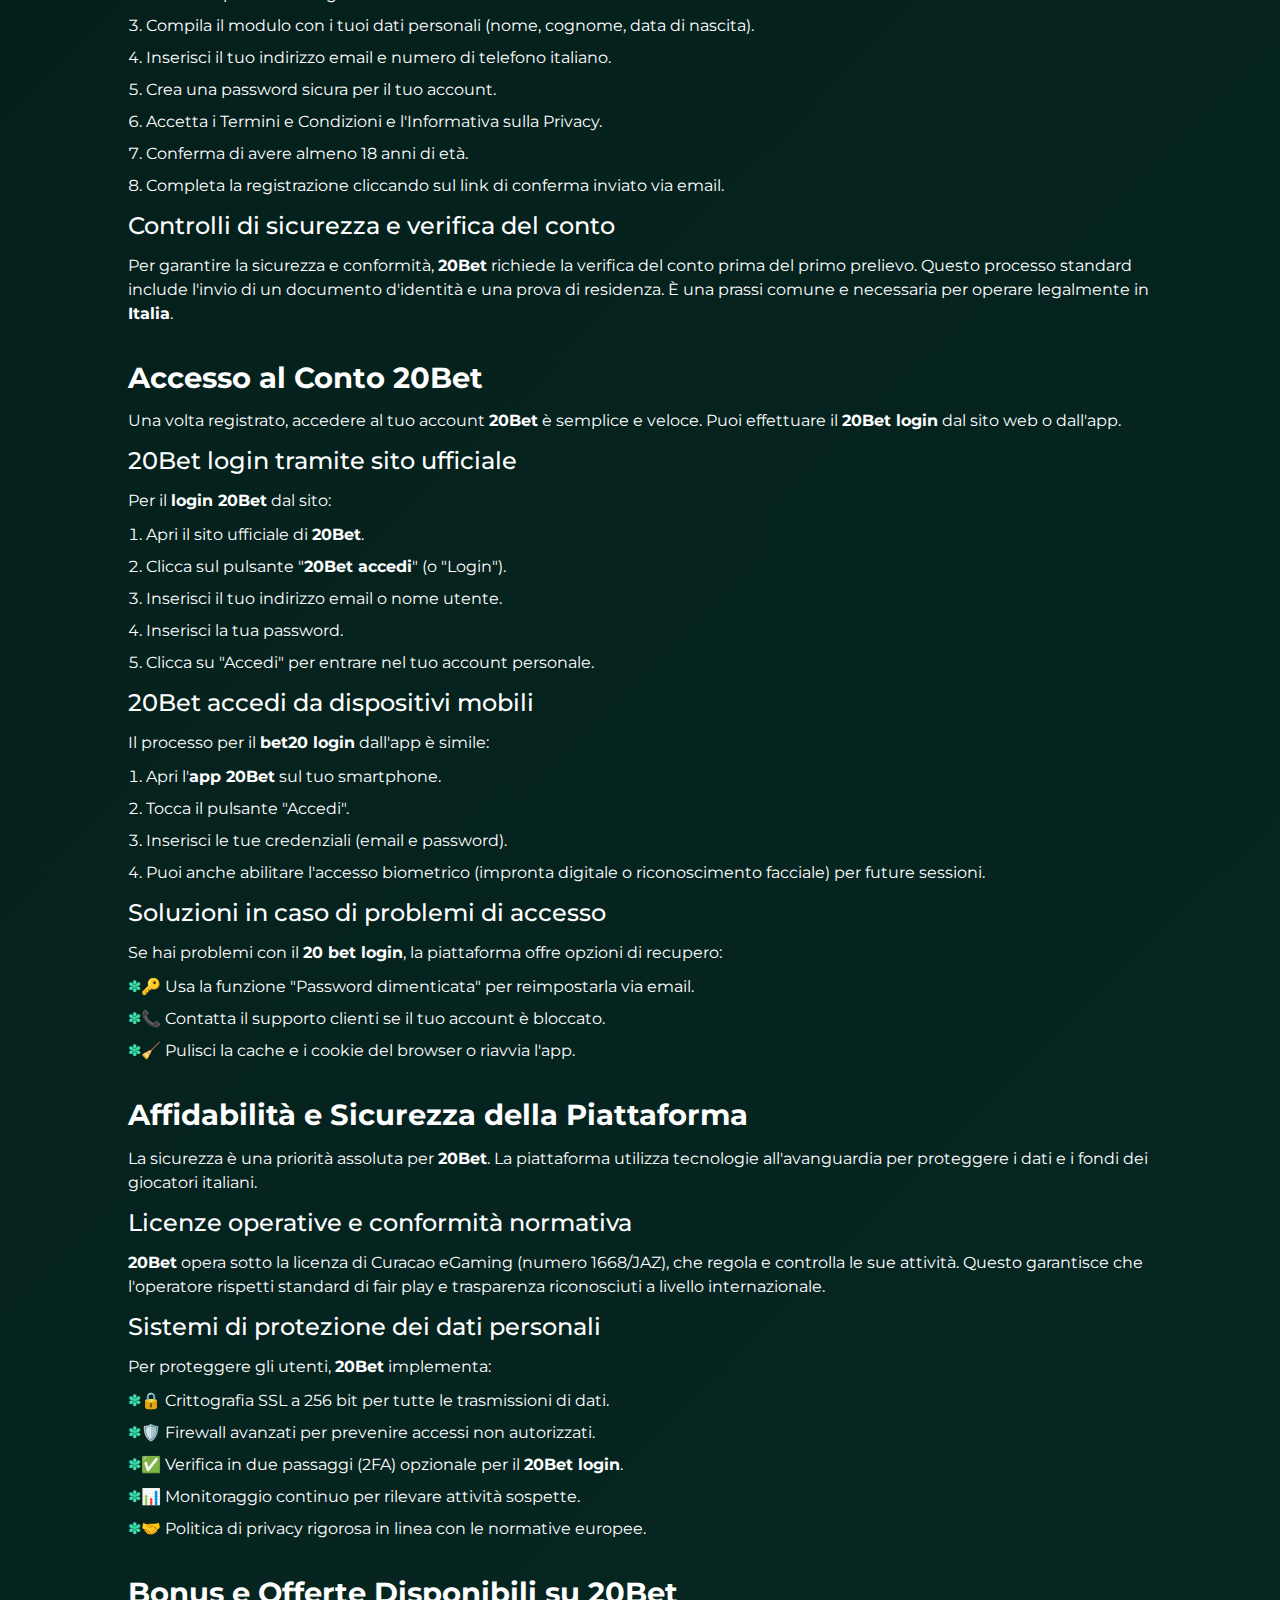
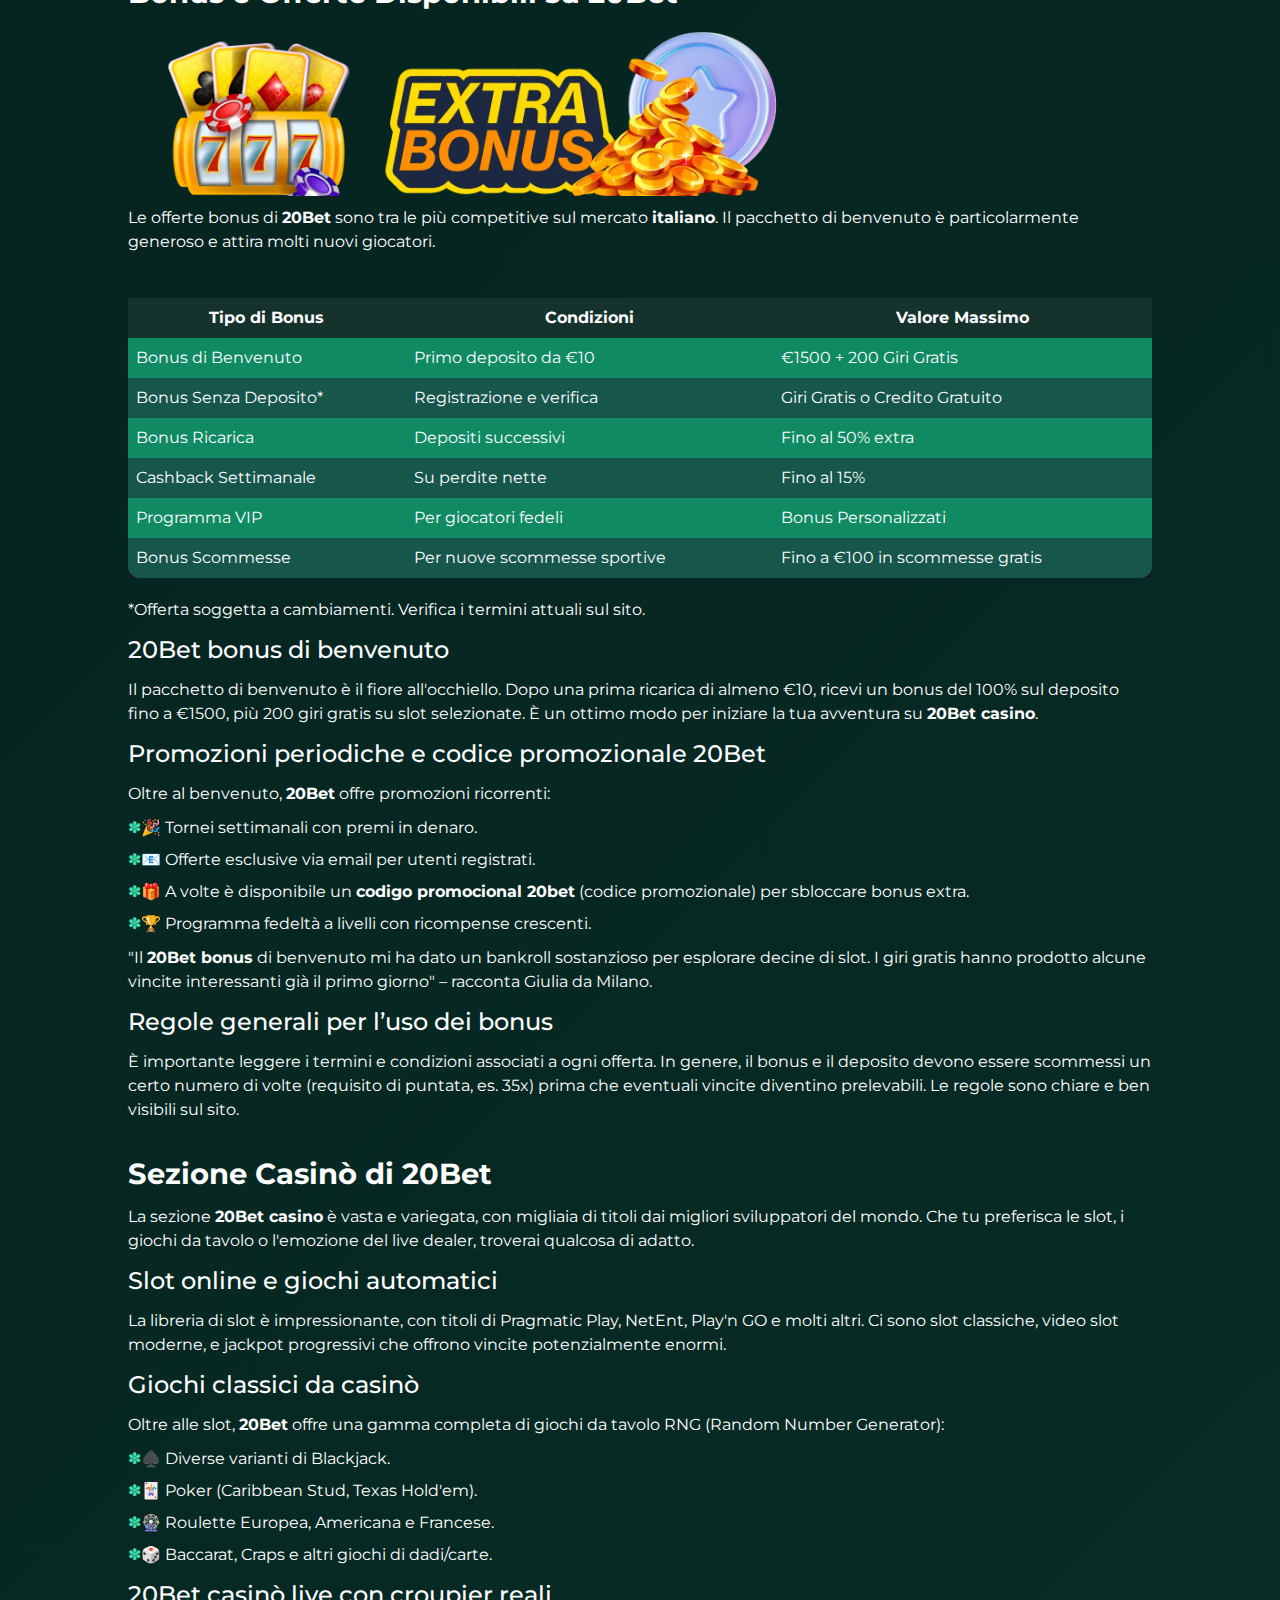
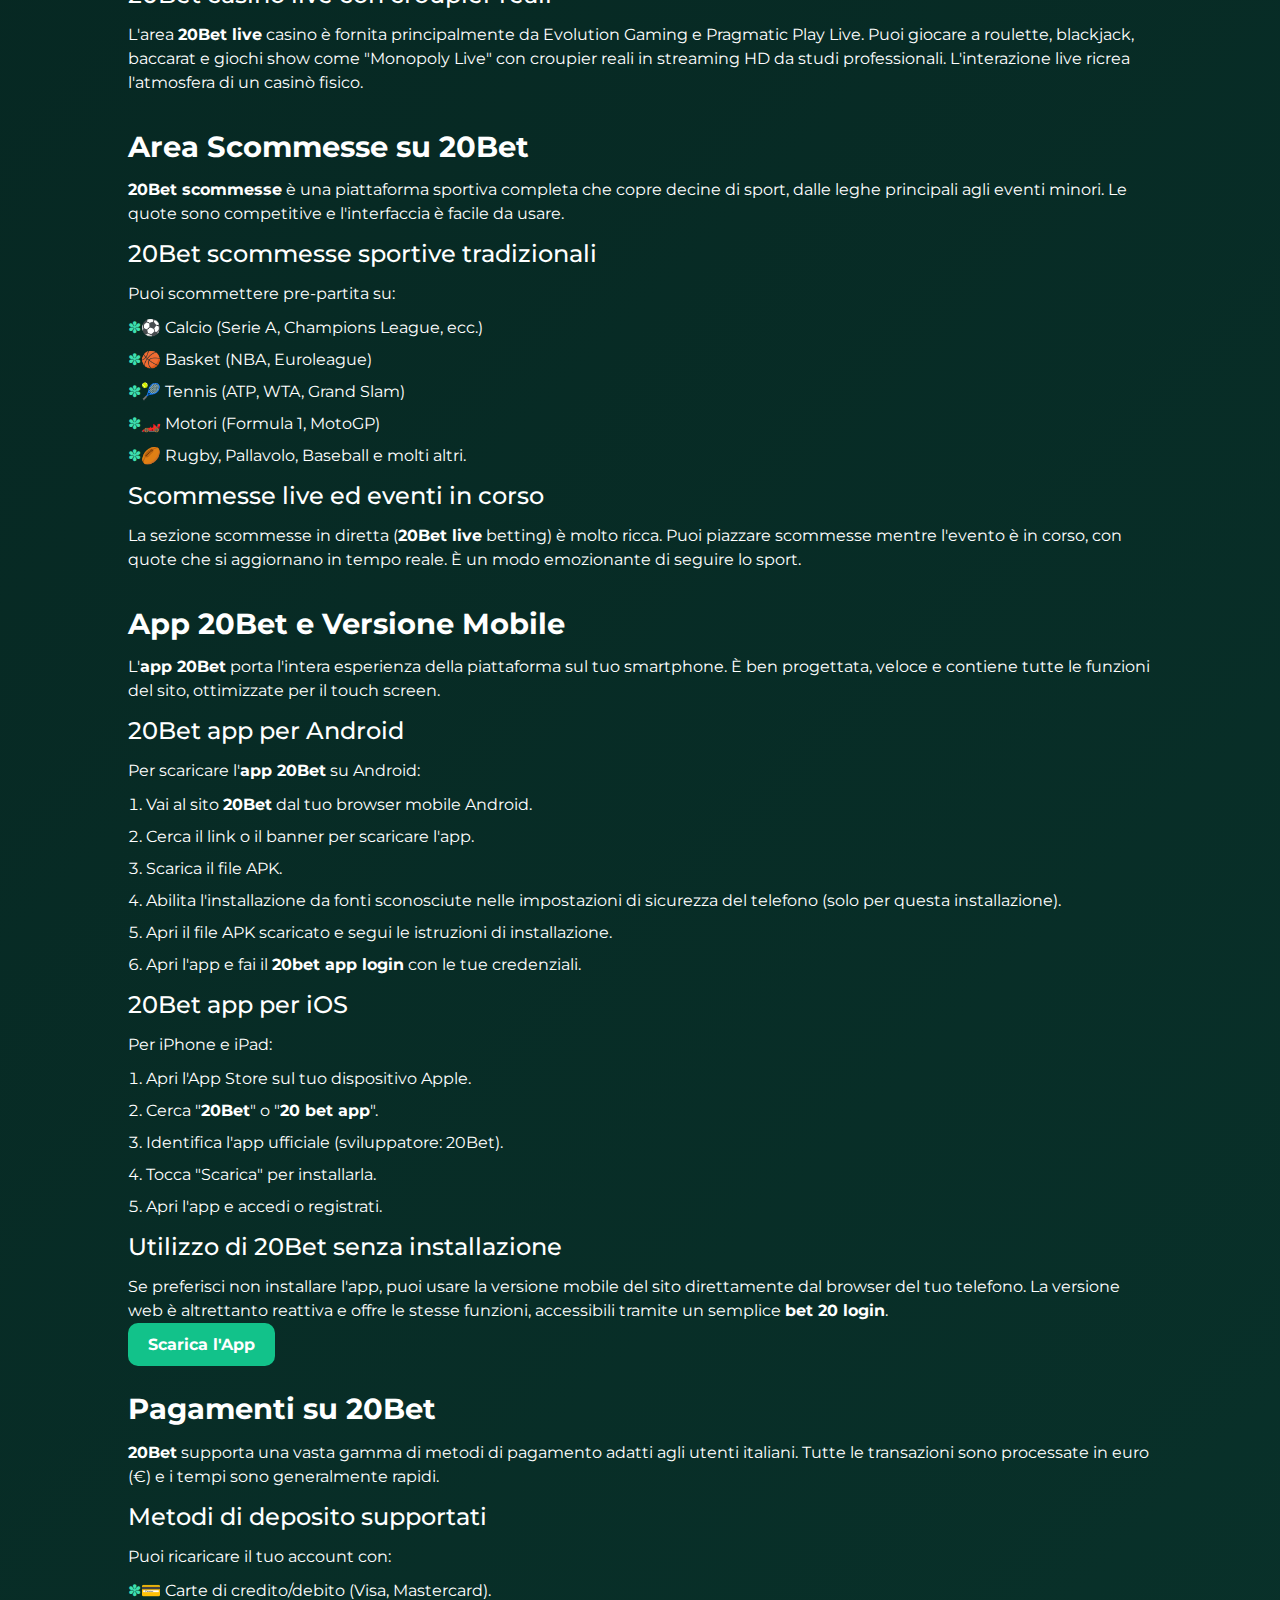
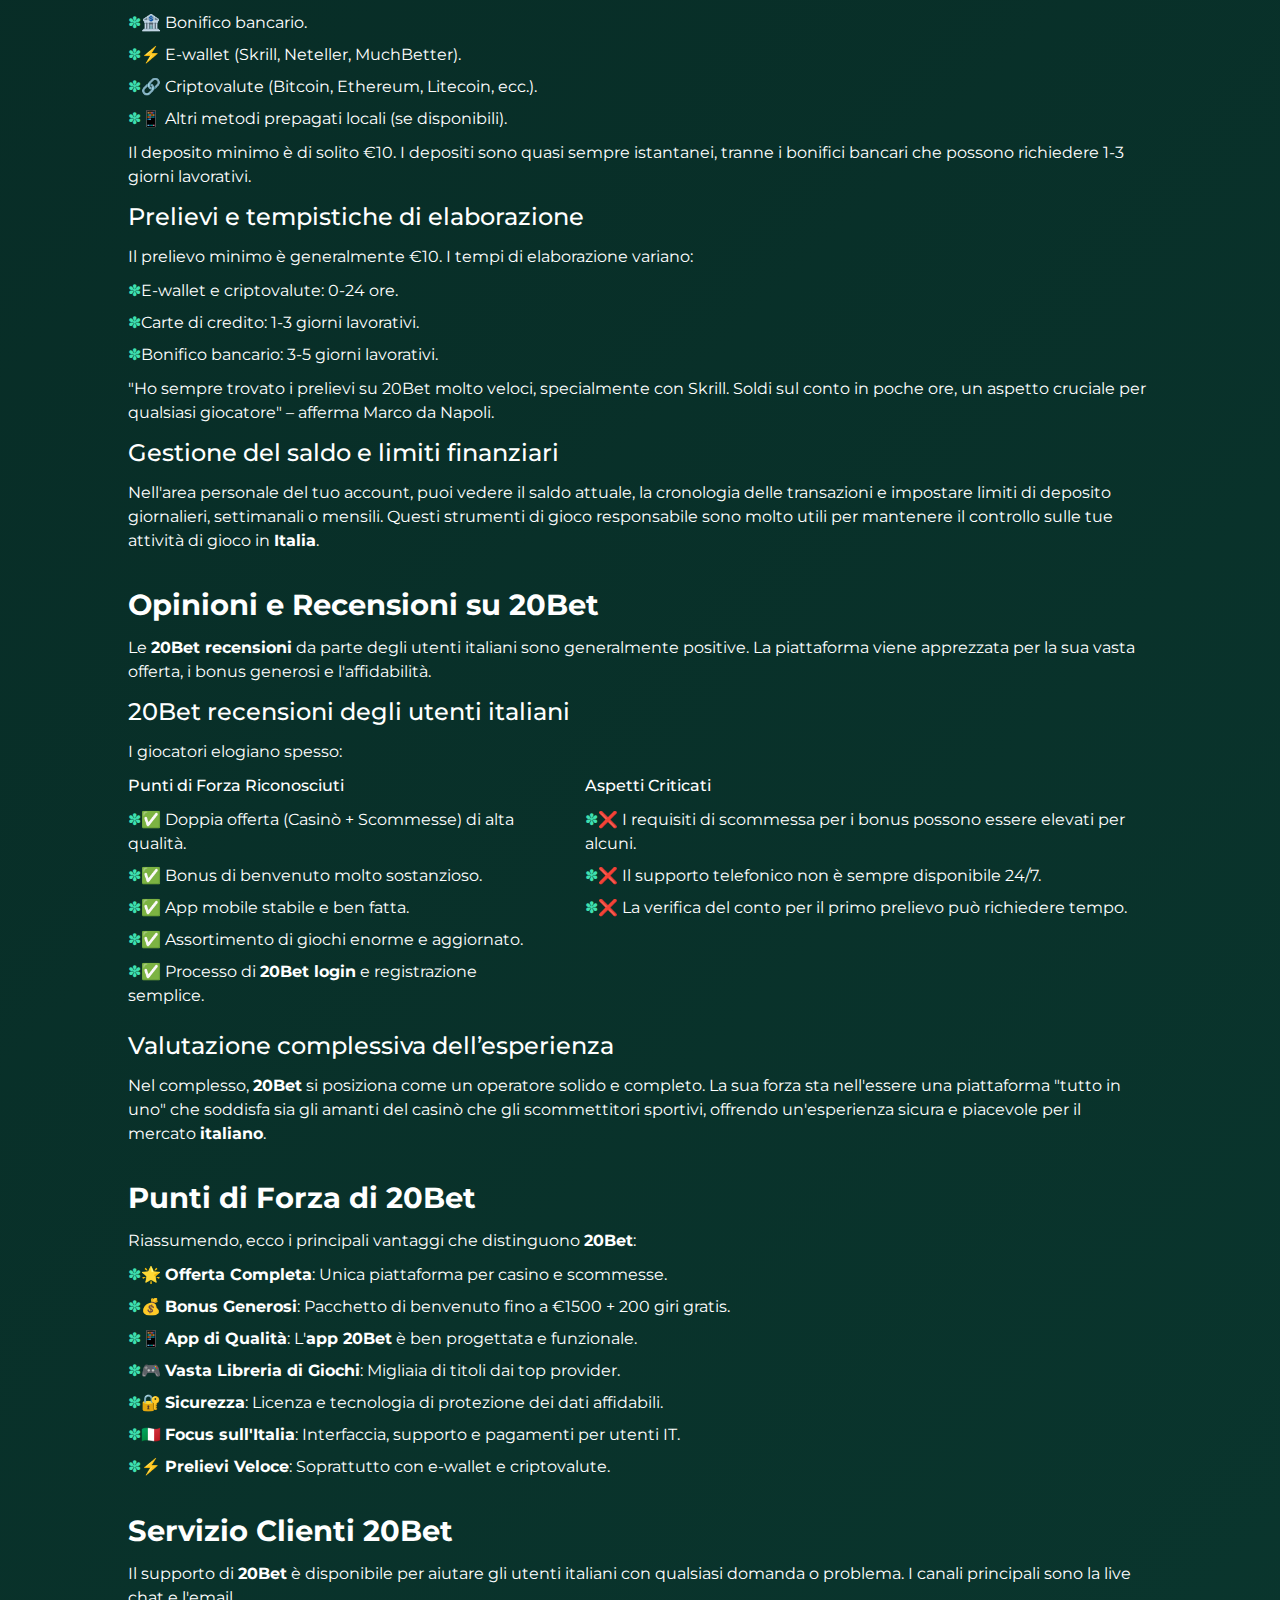
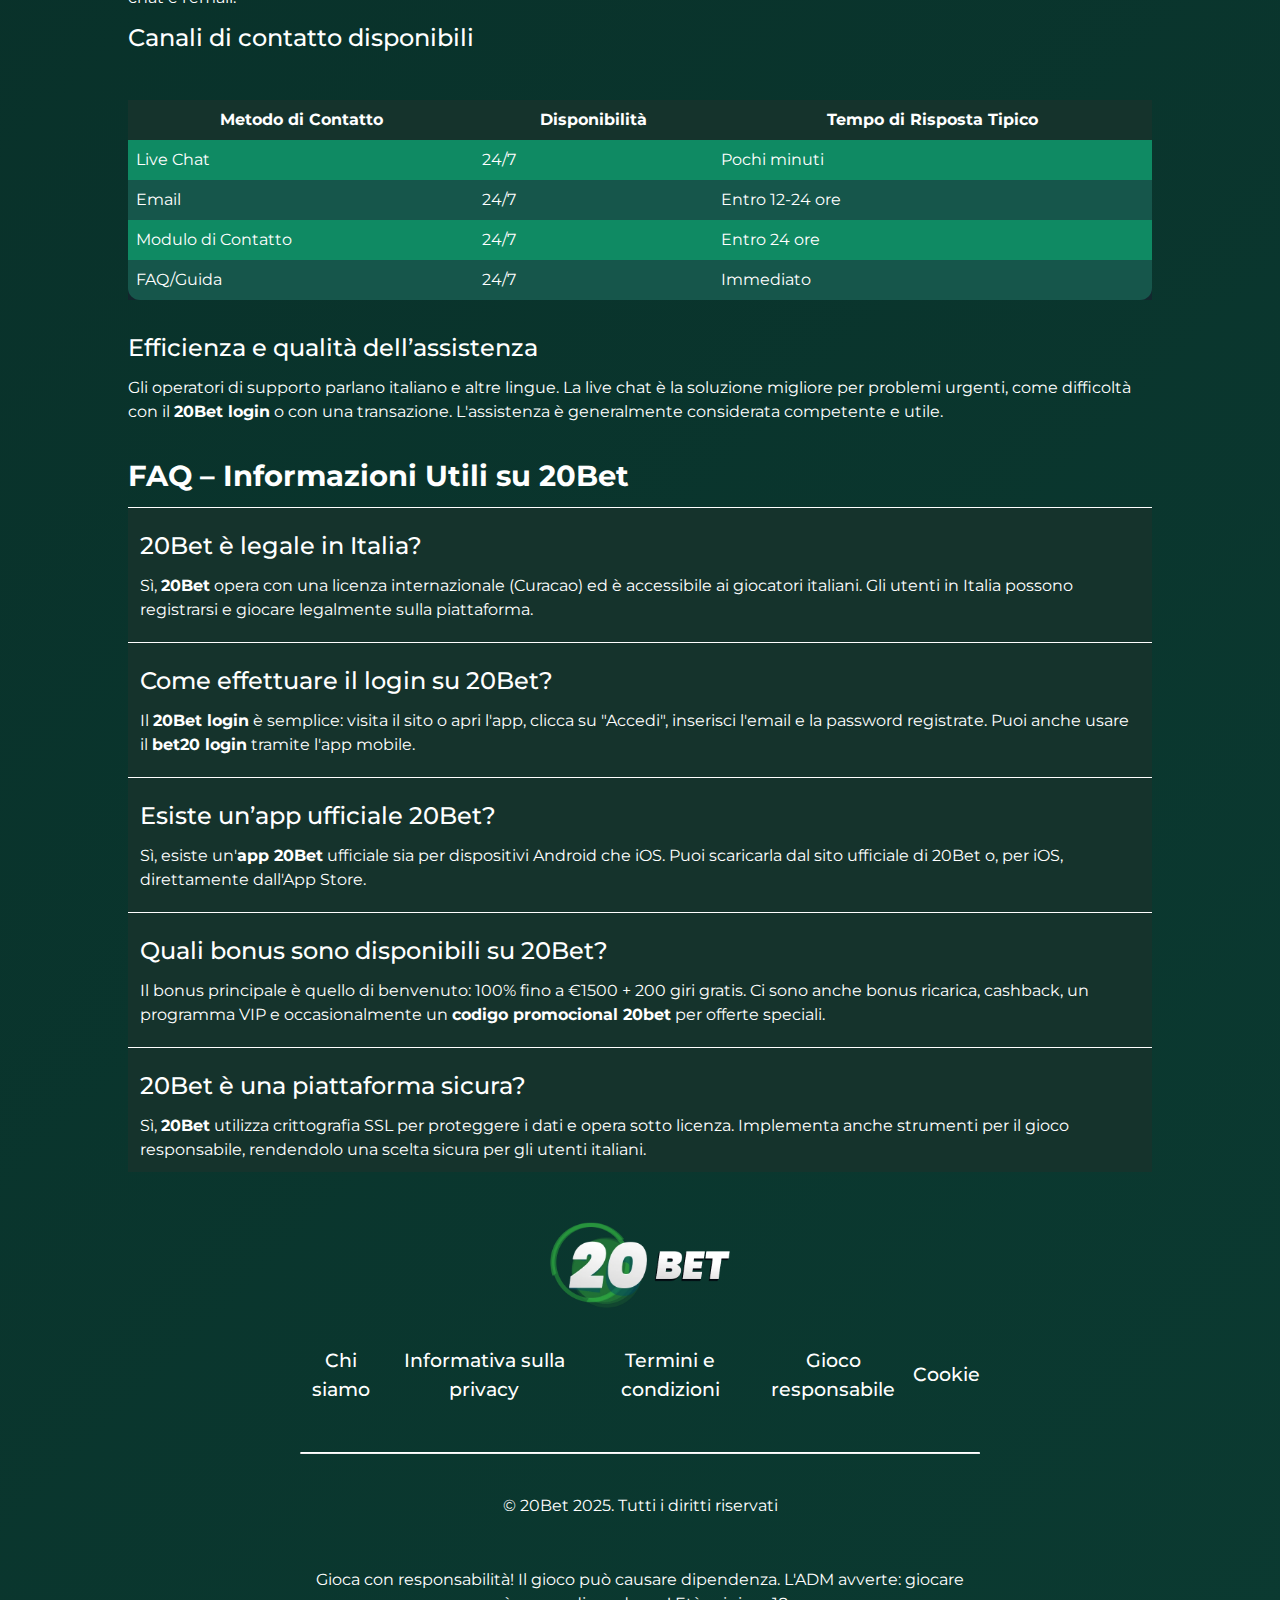
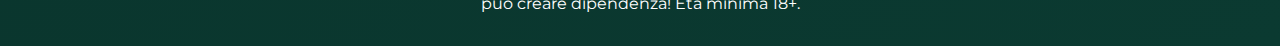
<file: it-it/index.html>
<!DOCTYPE html>
<html lang="it-IT">

<head>
    <meta charset="UTF-8">
    <meta name="viewport" content="width=device-width, initial-scale=1.0">
    <link rel="stylesheet" href="/style.css">
    <link rel="shortcut icon" href="/favicon.ico" type="image/x-icon">

    <title>20Bet Online ⭐ Piattaforma di Casino, Login e App Mobile</title>
    <meta name="description"
        content="20Bet Online è un casinò e bookmaker digitale accessibile in Italia. Scopri le funzionalità del sito, le opzioni di login, l’app 20Bet, i bonus disponibili e le opinioni degli utenti.">
    <meta name="googlebot" content="index,follow,noarchive">

    <link rel="alternate" hreflang="it_IT" href="https://www.ambulatoriobarbaricina.it/it-it/">
    <link rel="alternate" hreflang="x-default" href="https://www.ambulatoriobarbaricina.it/">
    <link rel="canonical" href="https://www.ambulatoriobarbaricina.it/it-it/">

    <meta property="og:type" content="website">
    <meta property="og:title" content="20Bet Online ⭐ Piattaforma di Casino, Login e App Mobile">
    <meta property="og:description"
        content="20Bet Online è un casinò e bookmaker digitale accessibile in Italia. Scopri le funzionalità del sito, le opzioni di login, l’app 20Bet, i bonus disponibili e le opinioni degli utenti.">
    <meta property="og:url" content="https://www.ambulatoriobarbaricina.it/">
    <meta property="og:site_name" content="20Bet">
    <meta property="og:image" content="https://www.ambulatoriobarbaricina.it/img/1.webp">
    <meta property="og:locale" content="it_IT">

    <meta name="twitter:card" content="summary_large_image">
    <meta name="twitter:title" content="20Bet Online ⭐ Piattaforma di Casino, Login e App Mobile">
    <meta name="twitter:description"
        content="20Bet Online è un casinò e bookmaker digitale accessibile in Italia. Scopri le funzionalità del sito, le opzioni di login, l’app 20Bet, i bonus disponibili e le opinioni degli utenti.">
    <meta name="twitter:image" content="https://www.ambulatoriobarbaricina.it/img/1.webp">

    <script type="application/ld+json">
    {
        "@context": "https://schema.org",
        "@type": "Article",
        "headline": "20Bet Online ⭐ Piattaforma di Casino, Login e App Mobile",
        "description": "20Bet Online è un casinò e bookmaker digitale accessibile in Italia. Scopri le funzionalità del sito, le opzioni di login, l’app 20Bet, i bonus disponibili e le opinioni degli utenti.",
        "mainEntityOfPage": {
            "@type": "WebPage",
            "@id": "https://www.ambulatoriobarbaricina.it/"
        },
        "author": {
            "@type": "Person",
            "name": "Team di Esperti",
            "url": "https://www.ambulatoriobarbaricina.it/"
        },
        "publisher": {
            "@type": "Organization",
            "name": "20Bet",
            "logo": {
                "@type": "ImageObject",
                "url": "https://www.ambulatoriobarbaricina.it/img/logo.webp"
            }
        },
        "datePublished": "2025-10-04",
        "dateModified": "2025-10-04"
    }
    </script>

    <script type="application/ld+json">
    {
        "@context": "https://schema.org",
        "@type": "WebSite",
        "url": "https://www.ambulatoriobarbaricina.it/",
        "name": "20Bet",
        "description": "Sito ufficiale di 20Bet: casinò online, bookmaker, bonus e versione mobile per giocatori dall'Italia.",
        "inLanguage": "it-IT"
    }
    </script>

    <script type="application/ld+json">
    {
        "@context": "https://schema.org",
        "@type": "BreadcrumbList",
        "itemListElement": [
            {
                "@type": "ListItem",
                "position": 1,
                "name": "Homepage",
                "item": "https://www.ambulatoriobarbaricina.it/"
            },
            {
                "@type": "ListItem",
                "position": 2,
                "name": "Bonus €1500 + 200 Giri Gratis",
                "item": "https://www.ambulatoriobarbaricina.it/"
            }
        ]
    }
    </script>

    <script type="application/ld+json">
    {
        "@context": "https://schema.org",
        "@type": "FAQPage",
        "mainEntity": [
            {
                "@type": "Question",
                "name": "Come mi registro su 20Bet?",
                "acceptedAnswer": {
                    "@type": "Answer",
                    "text": "La registrazione richiede meno di 2 minuti: visita il sito ufficiale, clicca su 'Registrati', inserisci email e numero di telefono, crea una password sicura e conferma i dati."
                }
            },
            {
                "@type": "Question",
                "name": "C'è un'app mobile di 20Bet?",
                "acceptedAnswer": {
                    "@type": "Answer",
                    "text": "Sì, l'app mobile di 20Bet è disponibile per iOS e Android e offre tutte le funzioni del casinò online e del bookmaker."
                }
            },
            {
                "@type": "Question",
                "name": "Come ottengo il bonus di benvenuto?",
                "acceptedAnswer": {
                    "@type": "Answer",
                    "text": "Dopo il primo deposito di €10 o più, ricevi un bonus del 100% fino a €1500 più 200 giri gratis in slot machine selezionate."
                }
            },
            {
                "@type": "Question",
                "name": "Quanto durano i prelievi?",
                "acceptedAnswer": {
                    "@type": "Answer",
                    "text": "I prelievi vengono elaborati rapidamente: Visa/Mastercard, bonifico bancario, e-wallet entro 24 ore e criptovalute in poche ore con un minimo di €10."
                }
            }
        ]
    }
    </script>
</head>

<body>

    <header>
        <div class="logo">
            <a href="/"><img src="/img/logo.webp" alt="Logo 20Bet" width="180" height="80"></a>
        </div>

        <div class="header-btn">
            <a href="/play/" rel="nofollow" content="noindex" class="h-violet-btn">Registrati</a>
            <a href="/play/" rel="nofollow" content="noindex" class="h-accent-btn">Gioca</a>
        </div>
    </header>

    <main>
        <div class="promo">
            <div class="promo-l">
                <h1>20Bet Online – Casino Digitale e Scommesse per Utenti Italiani</h1>
                <p class="txt">
                    <strong>20Bet</strong> si è affermato nella scena del gioco italiana come una delle piattaforme più
                    innovative e affidabili. Il <strong>20Bet Casino</strong> offre una selezione impressionante di
                    giochi, tra cui slot, giochi da tavolo e opzioni di live casino, appositamente studiate per le
                    esigenze dei giocatori in <strong>Italia</strong>. Con un'interfaccia intuitiva, prelievi rapidi e
                    un servizio clienti dedicato in italiano, <strong>20Bet Italia</strong> ha rapidamente conquistato
                    la fiducia della community di giocatori.
                </p>
                <p class="txt">
                    La piattaforma opera sotto la rinomata licenza di Curacao e rispetta gli standard di sicurezza
                    internazionali. Per i giocatori italiani è particolarmente vantaggioso che tutte le transazioni
                    possano essere effettuate in euro (€) senza fastidiose commissioni di cambio. La combinazione tra
                    un'offerta di gioco completa, bonus attraenti e un'esperienza mobile di primo livello rende
                    <strong>20Bet</strong> una scelta eccellente per gli appassionati di casinò in tutta
                    l'<strong>Italia</strong>.
                </p>
            </div>

            <div class="promo-gift">
                <div class="gift-box">
                    <img class="gift-zoom" src="/img/gift.webp" alt="Bonus 20Bet" width="50" height="50">
                </div>

                <p class="txt-accent">
                    Fino a €1500 + 200 Giri Gratis
                </p>

                <a href="/play/" rel="nofollow" content="noindex" class="btn-accent">Richiedi Bonus</a>
            </div>
        </div>

        <div class="wrapper">
            <div class="navigation">
                <input type="checkbox" id="toggle-nav" hidden>
                <label for="toggle-nav" class="txt-nav">Indice dei Contenuti</label>

                <ul class="nav-list">
                    <li class="nav-item"><a href="/">Panoramica Piattaforma</a></li>
                    <li class="nav-item"><a href="#introduzione">Introduzione alla Piattaforma 20Bet</a></li>
                    <li class="nav-item"><a href="#utilizzo-italia">Utilizzo di 20Bet in Italia</a></li>
                    <li class="nav-item"><a href="#esperienza-utente">Esperienza Utente e Funzionamento del Sito</a>
                    </li>
                    <li class="nav-item"><a href="#creare-account">Creare un Account su 20Bet</a></li>
                    <li class="nav-item"><a href="#accesso-conto">Accesso al Conto 20Bet</a></li>
                    <li class="nav-item"><a href="#affidabilita">Affidabilità e Sicurezza della Piattaforma</a></li>
                    <li class="nav-item"><a href="#bonus">Bonus e Offerte Disponibili su 20Bet</a></li>
                    <li class="nav-item"><a href="#sezione-casino">Sezione Casinò di 20Bet</a></li>
                    <li class="nav-item"><a href="#area-scommesse">Area Scommesse su 20Bet</a></li>
                    <li class="nav-item"><a href="#app">App 20Bet e Versione Mobile</a></li>
                    <li class="nav-item"><a href="#pagamenti">Pagamenti su 20Bet</a></li>
                    <li class="nav-item"><a href="#opinioni">Opinioni e Recensioni su 20Bet</a></li>
                    <li class="nav-item"><a href="#punti-forza">Punti di Forza di 20Bet</a></li>
                    <li class="nav-item"><a href="#servizio-clienti">Servizio Clienti 20Bet</a></li>
                    <li class="nav-item"><a href="#faq">FAQ – Informazioni Utili su 20Bet</a></li>
                </ul>
            </div>

            <div class="container" id="introduzione">
                <h2>Introduzione alla Piattaforma 20Bet</h2>
                <p class="txt">
                    <strong>20Bet</strong> è una piattaforma di gaming internazionale che opera con successo dal 2019 e
                    si è rivolta specificamente al mercato <strong>italiano</strong> a partire dal 2022. Il sito offre
                    un'esperienza completa che integra casinò online e scommesse sportive in un unico ambiente.
                </p>

                <div class="table-wrapper">
                    <table>
                        <tbody>
                            <tr>
                                <td>Sito Ufficiale</td>
                                <td>20bet.com</td>
                            </tr>
                            <tr>
                                <td>Anno di Fondazione</td>
                                <td>2019</td>
                            </tr>
                            <tr>
                                <td>Licenza</td>
                                <td>Curacao eGaming</td>
                            </tr>
                            <tr>
                                <td>Fornitori di Giochi</td>
                                <td>NetEnt, Pragmatic Play, Evolution Gaming, Play'n GO, Microgaming</td>
                            </tr>
                            <tr>
                                <td>Bonus di Benvenuto</td>
                                <td>100% fino a €1500 + 200 Giri Gratis</td>
                            </tr>
                            <tr>
                                <td>Deposito Minimo</td>
                                <td>€10</td>
                            </tr>
                            <tr>
                                <td>Valuta</td>
                                <td>Euro (€)</td>
                            </tr>
                            <tr>
                                <td>Metodi di Pagamento</td>
                                <td>Visa, Mastercard, Bonifico Bancario, Skrill, Neteller, Criptovalute</td>
                            </tr>
                            <tr>
                                <td>App Mobile</td>
                                <td>Disponibile per iOS e Android</td>
                            </tr>
                        </tbody>
                    </table>
                </div>

                <h3>Cos’è 20Bet e quale tipo di servizio offre</h3>
                <p class="txt">
                    <strong>20Bet</strong> è un operatore ibrido che fornisce sia un <strong>casinò online</strong>
                    ricco di giochi che una sezione scommesse sportive completa. Il servizio è pensato per offrire tutto
                    il necessario al giocatore moderno in un unico posto. Per gli utenti in <strong>IT</strong> (slang
                    per Italia), questo significa convenienza e una vasta scelta di intrattenimento.
                </p>

                <h3>Panoramica delle aree principali del sito</h3>
                <p class="txt">
                    Il sito di <strong>20Bet</strong> è strutturato in modo chiaro:
                </p>
                <ul>
                    <li>🏠 <strong>Homepage</strong>: Panoramica e offerte in evidenza.</li>
                    <li>🎰 <strong>Casinò</strong>: Accesso a migliaia di slot e giochi da tavolo.</li>
                    <li>⚽ <strong>Scommesse</strong>: Piattaforma per scommesse sportive e live.</li>
                    <li>🎁 <strong>Promozioni</strong>: Tutti i bonus, incluso il <strong>codice promocionale
                            20Bet</strong>.</li>
                    <li>📱 <strong>App</strong>: Link per il download dell'<strong>app 20Bet</strong>.</li>
                    <li>👤 <strong>Area Personale</strong>: Per <strong>20Bet login</strong>, gestione conto e
                        transazioni.</li>
                </ul>
            </div>

            <div class="container" id="utilizzo-italia">
                <h2>Utilizzo di 20Bet in Italia</h2>
                <p class="txt">
                    <strong>20Bet</strong> è pienamente accessibile e legale per i giocatori residenti in
                    <strong>Italia</strong>. La piattaforma ha adottato diverse misure per adattarsi al mercato
                    italiano, rendendolo uno dei preferiti tra gli operatori disponibili nel Bel Paese.
                </p>

                <h3>Accessibilità per giocatori italiani</h3>
                <p class="txt">
                    I giocatori in <strong>Italia</strong> possono accedere a <strong>20Bet</strong> senza restrizioni
                    geografiche. La piattaforma accetta clienti italiani e supporta i principali metodi di pagamento
                    locali. La sua presenza nel mercato <strong>italiano</strong> è in crescita costante.
                </p>

                <h3>Impostazioni regionali e lingua italiana</h3>
                <p class="txt">
                    <strong>20Bet Italia</strong> offre un'esperienza completamente localizzata:
                </p>
                <ul>
                    <li>✅ Interfaccia e assistenza clienti in italiano.</li>
                    <li>✅ Transazioni in euro (€) senza costi di conversione.</li>
                    <li>✅ Offerte bonus calibrate per il mercato italiano.</li>
                    <li>✅ Supporto per metodi di pagamento diffusi in Italia.</li>
                    <li>✅ Contenuti promozionali rilevanti per gli utenti italiani.</li>
                </ul>
                <p class="txt">
                    "La localizzazione di 20Bet per il mercato italiano è eccellente. Tutto, dai termini di gioco al
                    supporto, è pensato per noi giocatori italiani" – commenta Luca da Roma.
                </p>
            </div>

            <div class="container" id="esperienza-utente">
                <h2>Esperienza Utente e Funzionamento del Sito</h2>
                <p class="txt">
                    L'esperienza utente su <strong>20Bet</strong> è una delle sue maggiori attrazioni. Il sito è
                    progettato per essere intuitivo, veloce e piacevole da navigare, sia da desktop che da dispositivo
                    mobile.
                </p>

                <h3>Organizzazione dei contenuti e menu</h3>
                <p class="txt">
                    La navigazione è semplice grazie a un menu principale ben strutturato. Gli utenti possono passare
                    facilmente tra <strong>20Bet casino</strong> e <strong>20Bet scommesse</strong>. I filtri per gioco
                    e sport sono avanzati e aiutano a trovare rapidamente ciò che si cerca.
                </p>

                <h3>Prestazioni tecniche e fluidità</h3>
                <p class="txt">
                    Il sito e l'<strong>app 20Bet</strong> sono ottimizzati per prestazioni veloci:
                </p>
                <ul>
                    <li>⚡ Tempi di caricamento rapidi per giochi e pagine.</li>
                    <li>🖥️ Interfaccia grafica moderna e reattiva.</li>
                    <li>🎮 Gameplay fluido senza lag, fondamentale per il <strong>20Bet live casino</strong>.</li>
                </ul>

                <h3>Adattamento a smartphone e tablet</h3>
                <p class="txt">
                    La versione mobile del sito si adatta perfettamente a qualsiasi schermo. L'esperienza è coerente con
                    quella desktop, garantendo che gli utenti italiani possano giocare ovunque si trovino.
                </p>
            </div>

            <div class="container" id="creare-account">
                <h2>Creare un Account su 20Bet</h2>
                <p class="txt">
                    Creare un account su <strong>20Bet</strong> è il primo passo per accedere a tutte le funzionalità
                    della piattaforma, inclusi i bonus. Il processo è rapido e sicuro.
                </p>

                <h3>Procedura di registrazione passo dopo passo</h3>
                <ol class="txt">
                    <li>Visita il sito ufficiale <strong>20Bet</strong> o apri l'app mobile.</li>
                    <li>Clicca sul pulsante "Registrati" in alto a destra.</li>
                    <li>Compila il modulo con i tuoi dati personali (nome, cognome, data di nascita).</li>
                    <li>Inserisci il tuo indirizzo email e numero di telefono italiano.</li>
                    <li>Crea una password sicura per il tuo account.</li>
                    <li>Accetta i Termini e Condizioni e l'Informativa sulla Privacy.</li>
                    <li>Conferma di avere almeno 18 anni di età.</li>
                    <li>Completa la registrazione cliccando sul link di conferma inviato via email.</li>
                </ol>

                <h3>Controlli di sicurezza e verifica del conto</h3>
                <p class="txt">
                    Per garantire la sicurezza e conformità, <strong>20Bet</strong> richiede la verifica del conto prima
                    del primo prelievo. Questo processo standard include l'invio di un documento d'identità e una prova
                    di residenza. È una prassi comune e necessaria per operare legalmente in <strong>Italia</strong>.
                </p>
            </div>

            <div class="container" id="accesso-conto">
                <h2>Accesso al Conto 20Bet</h2>
                <p class="txt">
                    Una volta registrato, accedere al tuo account <strong>20Bet</strong> è semplice e veloce. Puoi
                    effettuare il <strong>20Bet login</strong> dal sito web o dall'app.
                </p>

                <h3>20Bet login tramite sito ufficiale</h3>
                <p class="txt">
                    Per il <strong>login 20Bet</strong> dal sito:
                </p>
                <ol class="txt">
                    <li>Apri il sito ufficiale di <strong>20Bet</strong>.</li>
                    <li>Clicca sul pulsante "<strong>20Bet accedi</strong>" (o "Login").</li>
                    <li>Inserisci il tuo indirizzo email o nome utente.</li>
                    <li>Inserisci la tua password.</li>
                    <li>Clicca su "Accedi" per entrare nel tuo account personale.</li>
                </ol>

                <h3>20Bet accedi da dispositivi mobili</h3>
                <p class="txt">
                    Il processo per il <strong>bet20 login</strong> dall'app è simile:
                </p>
                <ol class="txt">
                    <li>Apri l'<strong>app 20Bet</strong> sul tuo smartphone.</li>
                    <li>Tocca il pulsante "Accedi".</li>
                    <li>Inserisci le tue credenziali (email e password).</li>
                    <li>Puoi anche abilitare l'accesso biometrico (impronta digitale o riconoscimento facciale) per
                        future sessioni.</li>
                </ol>

                <h3>Soluzioni in caso di problemi di accesso</h3>
                <p class="txt">
                    Se hai problemi con il <strong>20 bet login</strong>, la piattaforma offre opzioni di recupero:
                </p>
                <ul>
                    <li>🔑 Usa la funzione "Password dimenticata" per reimpostarla via email.</li>
                    <li>📞 Contatta il supporto clienti se il tuo account è bloccato.</li>
                    <li>🧹 Pulisci la cache e i cookie del browser o riavvia l'app.</li>
                </ul>
            </div>

            <div class="container" id="affidabilita">
                <h2>Affidabilità e Sicurezza della Piattaforma</h2>
                <p class="txt">
                    La sicurezza è una priorità assoluta per <strong>20Bet</strong>. La piattaforma utilizza tecnologie
                    all'avanguardia per proteggere i dati e i fondi dei giocatori italiani.
                </p>

                <h3>Licenze operative e conformità normativa</h3>
                <p class="txt">
                    <strong>20Bet</strong> opera sotto la licenza di Curacao eGaming (numero 1668/JAZ), che regola e
                    controlla le sue attività. Questo garantisce che l'operatore rispetti standard di fair play e
                    trasparenza riconosciuti a livello internazionale.
                </p>

                <h3>Sistemi di protezione dei dati personali</h3>
                <p class="txt">
                    Per proteggere gli utenti, <strong>20Bet</strong> implementa:
                </p>
                <ul>
                    <li>🔒 Crittografia SSL a 256 bit per tutte le trasmissioni di dati.</li>
                    <li>🛡️ Firewall avanzati per prevenire accessi non autorizzati.</li>
                    <li>✅ Verifica in due passaggi (2FA) opzionale per il <strong>20Bet login</strong>.</li>
                    <li>📊 Monitoraggio continuo per rilevare attività sospette.</li>
                    <li>🤝 Politica di privacy rigorosa in linea con le normative europee.</li>
                </ul>
            </div>

            <div class="container" id="bonus">
                <h2>Bonus e Offerte Disponibili su 20Bet</h2>
                <img src="/img/1.webp" alt="Bonus e Offerte Disponibili su 20Bet" width="1000" height="400">
                <p class="txt">
                    Le offerte bonus di <strong>20Bet</strong> sono tra le più competitive sul mercato
                    <strong>italiano</strong>. Il pacchetto di benvenuto è particolarmente generoso e attira molti nuovi
                    giocatori.
                </p>

                <div class="table-wrapper">
                    <table>
                        <thead>
                            <tr>
                                <th>Tipo di Bonus</th>
                                <th>Condizioni</th>
                                <th>Valore Massimo</th>
                            </tr>
                        </thead>
                        <tbody>
                            <tr>
                                <td>Bonus di Benvenuto</td>
                                <td>Primo deposito da €10</td>
                                <td>€1500 + 200 Giri Gratis</td>
                            </tr>
                            <tr>
                                <td>Bonus Senza Deposito*</td>
                                <td>Registrazione e verifica</td>
                                <td>Giri Gratis o Credito Gratuito</td>
                            </tr>
                            <tr>
                                <td>Bonus Ricarica</td>
                                <td>Depositi successivi</td>
                                <td>Fino al 50% extra</td>
                            </tr>
                            <tr>
                                <td>Cashback Settimanale</td>
                                <td>Su perdite nette</td>
                                <td>Fino al 15%</td>
                            </tr>
                            <tr>
                                <td>Programma VIP</td>
                                <td>Per giocatori fedeli</td>
                                <td>Bonus Personalizzati</td>
                            </tr>
                            <tr>
                                <td>Bonus Scommesse</td>
                                <td>Per nuove scommesse sportive</td>
                                <td>Fino a €100 in scommesse gratis</td>
                            </tr>
                        </tbody>
                    </table>
                    <p class="txt-small">*Offerta soggetta a cambiamenti. Verifica i termini attuali sul sito.</p>
                </div>

                <h3>20Bet bonus di benvenuto</h3>
                <p class="txt">
                    Il pacchetto di benvenuto è il fiore all'occhiello. Dopo una prima ricarica di almeno €10, ricevi un
                    bonus del 100% sul deposito fino a €1500, più 200 giri gratis su slot selezionate. È un ottimo modo
                    per iniziare la tua avventura su <strong>20Bet casino</strong>.
                </p>

                <h3>Promozioni periodiche e codice promozionale 20Bet</h3>
                <p class="txt">
                    Oltre al benvenuto, <strong>20Bet</strong> offre promozioni ricorrenti:
                </p>
                <ul>
                    <li>🎉 Tornei settimanali con premi in denaro.</li>
                    <li>📧 Offerte esclusive via email per utenti registrati.</li>
                    <li>🎁 A volte è disponibile un <strong>codigo promocional 20bet</strong> (codice promozionale) per
                        sbloccare bonus extra.</li>
                    <li>🏆 Programma fedeltà a livelli con ricompense crescenti.</li>
                </ul>
                <p class="txt">
                    "Il <strong>20Bet bonus</strong> di benvenuto mi ha dato un bankroll sostanzioso per esplorare
                    decine di slot. I giri gratis hanno prodotto alcune vincite interessanti già il primo giorno" –
                    racconta Giulia da Milano.
                </p>

                <h3>Regole generali per l’uso dei bonus</h3>
                <p class="txt">
                    È importante leggere i termini e condizioni associati a ogni offerta. In genere, il bonus e il
                    deposito devono essere scommessi un certo numero di volte (requisito di puntata, es. 35x) prima che
                    eventuali vincite diventino prelevabili. Le regole sono chiare e ben visibili sul sito.
                </p>
            </div>

            <div class="container" id="sezione-casino">
                <h2>Sezione Casinò di 20Bet</h2>
                <p class="txt">
                    La sezione <strong>20Bet casino</strong> è vasta e variegata, con migliaia di titoli dai migliori
                    sviluppatori del mondo. Che tu preferisca le slot, i giochi da tavolo o l'emozione del live dealer,
                    troverai qualcosa di adatto.
                </p>

                <h3>Slot online e giochi automatici</h3>
                <p class="txt">
                    La libreria di slot è impressionante, con titoli di Pragmatic Play, NetEnt, Play'n GO e molti altri.
                    Ci sono slot classiche, video slot moderne, e jackpot progressivi che offrono vincite potenzialmente
                    enormi.
                </p>

                <h3>Giochi classici da casinò</h3>
                <p class="txt">
                    Oltre alle slot, <strong>20Bet</strong> offre una gamma completa di giochi da tavolo RNG (Random
                    Number Generator):
                </p>
                <ul>
                    <li>♠️ Diverse varianti di Blackjack.</li>
                    <li>🃏 Poker (Caribbean Stud, Texas Hold'em).</li>
                    <li>🎡 Roulette Europea, Americana e Francese.</li>
                    <li>🎲 Baccarat, Craps e altri giochi di dadi/carte.</li>
                </ul>

                <h3>20Bet casinò live con croupier reali</h3>
                <p class="txt">
                    L'area <strong>20Bet live</strong> casino è fornita principalmente da Evolution Gaming e Pragmatic
                    Play Live. Puoi giocare a roulette, blackjack, baccarat e giochi show come "Monopoly Live" con
                    croupier reali in streaming HD da studi professionali. L'interazione live ricrea l'atmosfera di un
                    casinò fisico.
                </p>
            </div>

            <div class="container" id="area-scommesse">
                <h2>Area Scommesse su 20Bet</h2>
                <p class="txt">
                    <strong>20Bet scommesse</strong> è una piattaforma sportiva completa che copre decine di sport,
                    dalle leghe principali agli eventi minori. Le quote sono competitive e l'interfaccia è facile da
                    usare.
                </p>

                <h3>20Bet scommesse sportive tradizionali</h3>
                <p class="txt">
                    Puoi scommettere pre-partita su:
                </p>
                <ul>
                    <li>⚽ Calcio (Serie A, Champions League, ecc.)</li>
                    <li>🏀 Basket (NBA, Euroleague)</li>
                    <li>🎾 Tennis (ATP, WTA, Grand Slam)</li>
                    <li>🏎️ Motori (Formula 1, MotoGP)</li>
                    <li>🏉 Rugby, Pallavolo, Baseball e molti altri.</li>
                </ul>

                <h3>Scommesse live ed eventi in corso</h3>
                <p class="txt">
                    La sezione scommesse in diretta (<strong>20Bet live</strong> betting) è molto ricca. Puoi piazzare
                    scommesse mentre l'evento è in corso, con quote che si aggiornano in tempo reale. È un modo
                    emozionante di seguire lo sport.
                </p>
            </div>

            <div class="container" id="app">
                <h2>App 20Bet e Versione Mobile</h2>
                <p class="txt">
                    L'<strong>app 20Bet</strong> porta l'intera esperienza della piattaforma sul tuo smartphone. È ben
                    progettata, veloce e contiene tutte le funzioni del sito, ottimizzate per il touch screen.
                </p>

                <h3>20Bet app per Android</h3>
                <p class="txt">
                    Per scaricare l'<strong>app 20Bet</strong> su Android:
                </p>
                <ol class="txt">
                    <li>Vai al sito <strong>20Bet</strong> dal tuo browser mobile Android.</li>
                    <li>Cerca il link o il banner per scaricare l'app.</li>
                    <li>Scarica il file APK.</li>
                    <li>Abilita l'installazione da fonti sconosciute nelle impostazioni di sicurezza del telefono (solo
                        per questa installazione).</li>
                    <li>Apri il file APK scaricato e segui le istruzioni di installazione.</li>
                    <li>Apri l'app e fai il <strong>20bet app login</strong> con le tue credenziali.</li>
                </ol>

                <h3>20Bet app per iOS</h3>
                <p class="txt">
                    Per iPhone e iPad:
                </p>
                <ol class="txt">
                    <li>Apri l'App Store sul tuo dispositivo Apple.</li>
                    <li>Cerca "<strong>20Bet</strong>" o "<strong>20 bet app</strong>".</li>
                    <li>Identifica l'app ufficiale (sviluppatore: 20Bet).</li>
                    <li>Tocca "Scarica" per installarla.</li>
                    <li>Apri l'app e accedi o registrati.</li>
                </ol>

                <h3>Utilizzo di 20Bet senza installazione</h3>
                <p class="txt">
                    Se preferisci non installare l'app, puoi usare la versione mobile del sito direttamente dal browser
                    del tuo telefono. La versione web è altrettanto reattiva e offre le stesse funzioni, accessibili
                    tramite un semplice <strong>bet 20 login</strong>.
                </p>
                <a href="/play/" rel="nofollow" content="noindex" class="h-accent-btn">Scarica l'App</a>
            </div>

            <div class="container" id="pagamenti">
                <h2>Pagamenti su 20Bet</h2>
                <p class="txt">
                    <strong>20Bet</strong> supporta una vasta gamma di metodi di pagamento adatti agli utenti italiani.
                    Tutte le transazioni sono processate in euro (€) e i tempi sono generalmente rapidi.
                </p>

                <h3>Metodi di deposito supportati</h3>
                <p class="txt">
                    Puoi ricaricare il tuo account con:
                </p>
                <ul>
                    <li>💳 Carte di credito/debito (Visa, Mastercard).</li>
                    <li>🏦 Bonifico bancario.</li>
                    <li>⚡ E-wallet (Skrill, Neteller, MuchBetter).</li>
                    <li>🔗 Criptovalute (Bitcoin, Ethereum, Litecoin, ecc.).</li>
                    <li>📱 Altri metodi prepagati locali (se disponibili).</li>
                </ul>
                <p class="txt">
                    Il deposito minimo è di solito €10. I depositi sono quasi sempre istantanei, tranne i bonifici
                    bancari che possono richiedere 1-3 giorni lavorativi.
                </p>

                <h3>Prelievi e tempistiche di elaborazione</h3>
                <p class="txt">
                    Il prelievo minimo è generalmente €10. I tempi di elaborazione variano:
                </p>
                <ul>
                    <li>E-wallet e criptovalute: 0-24 ore.</li>
                    <li>Carte di credito: 1-3 giorni lavorativi.</li>
                    <li>Bonifico bancario: 3-5 giorni lavorativi.</li>
                </ul>
                <p class="txt">
                    "Ho sempre trovato i prelievi su 20Bet molto veloci, specialmente con Skrill. Soldi sul conto in
                    poche ore, un aspetto cruciale per qualsiasi giocatore" – afferma Marco da Napoli.
                </p>

                <h3>Gestione del saldo e limiti finanziari</h3>
                <p class="txt">
                    Nell'area personale del tuo account, puoi vedere il saldo attuale, la cronologia delle transazioni e
                    impostare limiti di deposito giornalieri, settimanali o mensili. Questi strumenti di gioco
                    responsabile sono molto utili per mantenere il controllo sulle tue attività di gioco in
                    <strong>Italia</strong>.
                </p>
            </div>

            <div class="container" id="opinioni">
                <h2>Opinioni e Recensioni su 20Bet</h2>
                <p class="txt">
                    Le <strong>20Bet recensioni</strong> da parte degli utenti italiani sono generalmente positive. La
                    piattaforma viene apprezzata per la sua vasta offerta, i bonus generosi e l'affidabilità.
                </p>

                <h3>20Bet recensioni degli utenti italiani</h3>
                <p class="txt">
                    I giocatori elogiano spesso:
                </p>
                <div class="promoties-bonus">
                    <div>
                        <h4>Punti di Forza Riconosciuti</h4>
                        <ul class="txt">
                            <li>✅ Doppia offerta (Casinò + Scommesse) di alta qualità.</li>
                            <li>✅ Bonus di benvenuto molto sostanzioso.</li>
                            <li>✅ App mobile stabile e ben fatta.</li>
                            <li>✅ Assortimento di giochi enorme e aggiornato.</li>
                            <li>✅ Processo di <strong>20Bet login</strong> e registrazione semplice.</li>
                        </ul>
                    </div>

                    <div>
                        <h4>Aspetti Criticati</h4>
                        <ul class="txt">
                            <li>❌ I requisiti di scommessa per i bonus possono essere elevati per alcuni.</li>
                            <li>❌ Il supporto telefonico non è sempre disponibile 24/7.</li>
                            <li>❌ La verifica del conto per il primo prelievo può richiedere tempo.</li>
                        </ul>
                    </div>
                </div>

                <h3>Valutazione complessiva dell’esperienza</h3>
                <p class="txt">
                    Nel complesso, <strong>20Bet</strong> si posiziona come un operatore solido e completo. La sua forza
                    sta nell'essere una piattaforma "tutto in uno" che soddisfa sia gli amanti del casinò che gli
                    scommettitori sportivi, offrendo un'esperienza sicura e piacevole per il mercato
                    <strong>italiano</strong>.
                </p>
            </div>

            <div class="container" id="punti-forza">
                <h2>Punti di Forza di 20Bet</h2>
                <p class="txt">
                    Riassumendo, ecco i principali vantaggi che distinguono <strong>20Bet</strong>:
                </p>
                <ul>
                    <li>🌟 <strong>Offerta Completa</strong>: Unica piattaforma per casino e scommesse.</li>
                    <li>💰 <strong>Bonus Generosi</strong>: Pacchetto di benvenuto fino a €1500 + 200 giri gratis.</li>
                    <li>📱 <strong>App di Qualità</strong>: L'<strong>app 20Bet</strong> è ben progettata e funzionale.
                    </li>
                    <li>🎮 <strong>Vasta Libreria di Giochi</strong>: Migliaia di titoli dai top provider.</li>
                    <li>🔐 <strong>Sicurezza</strong>: Licenza e tecnologia di protezione dei dati affidabili.</li>
                    <li>🇮🇹 <strong>Focus sull'Italia</strong>: Interfaccia, supporto e pagamenti per utenti IT.</li>
                    <li>⚡ <strong>Prelievi Veloce</strong>: Soprattutto con e-wallet e criptovalute.</li>
                </ul>
            </div>

            <div class="container" id="servizio-clienti">
                <h2>Servizio Clienti 20Bet</h2>
                <p class="txt">
                    Il supporto di <strong>20Bet</strong> è disponibile per aiutare gli utenti italiani con qualsiasi
                    domanda o problema. I canali principali sono la live chat e l'email.
                </p>

                <h3>Canali di contatto disponibili</h3>
                <div class="table-wrapper">
                    <table>
                        <thead>
                            <tr>
                                <th>Metodo di Contatto</th>
                                <th>Disponibilità</th>
                                <th>Tempo di Risposta Tipico</th>
                            </tr>
                        </thead>
                        <tbody>
                            <tr>
                                <td>Live Chat</td>
                                <td>24/7</td>
                                <td>Pochi minuti</td>
                            </tr>
                            <tr>
                                <td>Email</td>
                                <td>24/7</td>
                                <td>Entro 12-24 ore</td>
                            </tr>
                            <tr>
                                <td>Modulo di Contatto</td>
                                <td>24/7</td>
                                <td>Entro 24 ore</td>
                            </tr>
                            <tr>
                                <td>FAQ/Guida</td>
                                <td>24/7</td>
                                <td>Immediato</td>
                            </tr>
                        </tbody>
                    </table>
                </div>

                <h3>Efficienza e qualità dell’assistenza</h3>
                <p class="txt">
                    Gli operatori di supporto parlano italiano e altre lingue. La live chat è la soluzione migliore per
                    problemi urgenti, come difficoltà con il <strong>20Bet login</strong> o con una transazione.
                    L'assistenza è generalmente considerata competente e utile.
                </p>
            </div>

            <div class="container" id="faq">
                <h2>FAQ – Informazioni Utili su 20Bet</h2>

                <div class="faq-contnetn">
                    <div class="qa-scontent-title">
                        <h3>20Bet è legale in Italia?</h3>
                        <div class="qa-answaer">
                            <p>Sì, <strong>20Bet</strong> opera con una licenza internazionale (Curacao) ed è
                                accessibile ai giocatori italiani. Gli utenti in Italia possono registrarsi e giocare
                                legalmente sulla piattaforma.</p>
                        </div>
                    </div>

                    <div class="qa-scontent-title">
                        <h3>Come effettuare il login su 20Bet?</h3>
                        <div class="qa-answaer">
                            <p>Il <strong>20Bet login</strong> è semplice: visita il sito o apri l'app, clicca su
                                "Accedi", inserisci l'email e la password registrate. Puoi anche usare il <strong>bet20
                                    login</strong> tramite l'app mobile.</p>
                        </div>
                    </div>

                    <div class="qa-scontent-title">
                        <h3>Esiste un’app ufficiale 20Bet?</h3>
                        <div class="qa-answaer">
                            <p>Sì, esiste un'<strong>app 20Bet</strong> ufficiale sia per dispositivi Android che iOS.
                                Puoi scaricarla dal sito ufficiale di 20Bet o, per iOS, direttamente dall'App Store.</p>
                        </div>
                    </div>

                    <div class="qa-scontent-title">
                        <h3>Quali bonus sono disponibili su 20Bet?</h3>
                        <div class="qa-answaer">
                            <p>Il bonus principale è quello di benvenuto: 100% fino a €1500 + 200 giri gratis. Ci sono
                                anche bonus ricarica, cashback, un programma VIP e occasionalmente un <strong>codigo
                                    promocional 20bet</strong> per offerte speciali.</p>
                        </div>
                    </div>

                    <div class="qa-scontent-title">
                        <h3>20Bet è una piattaforma sicura?</h3>
                        <div class="qa-answaer">
                            <p>Sì, <strong>20Bet</strong> utilizza crittografia SSL per proteggere i dati e opera sotto
                                licenza. Implementa anche strumenti per il gioco responsabile, rendendolo una scelta
                                sicura per gli utenti italiani.</p>
                        </div>
                    </div>
                </div>
            </div>
        </div>


    </main>

    <footer>
        <a href="/">
            <img src="/img/logo.webp" alt="20Bet Italia" width="180" height="50">
        </a>

        <ul>
            <li>
                <a href="/about-us/">Chi siamo</a>
            </li>
            <li>
                <a href="/privacy-policy/">Informativa sulla privacy</a>
            </li>
            <li>
                <a href="/terms-and-conditions/">Termini e condizioni</a>
            </li>
            <li>
                <a href="/responsible-gambling/">Gioco responsabile</a>
            </li>
            <li>
                <a href="/cookie-policy/">Cookie</a>
            </li>
        </ul>

        <hr>

        <p class="txt">
            © 20Bet 2025. Tutti i diritti riservati
        </p>

        <p class="txt">
            Gioca con responsabilità! Il gioco può causare dipendenza. L'ADM avverte: giocare può creare dipendenza! Età
            minima 18+.
        </p>
    </footer>
</body>

</html>
</file>
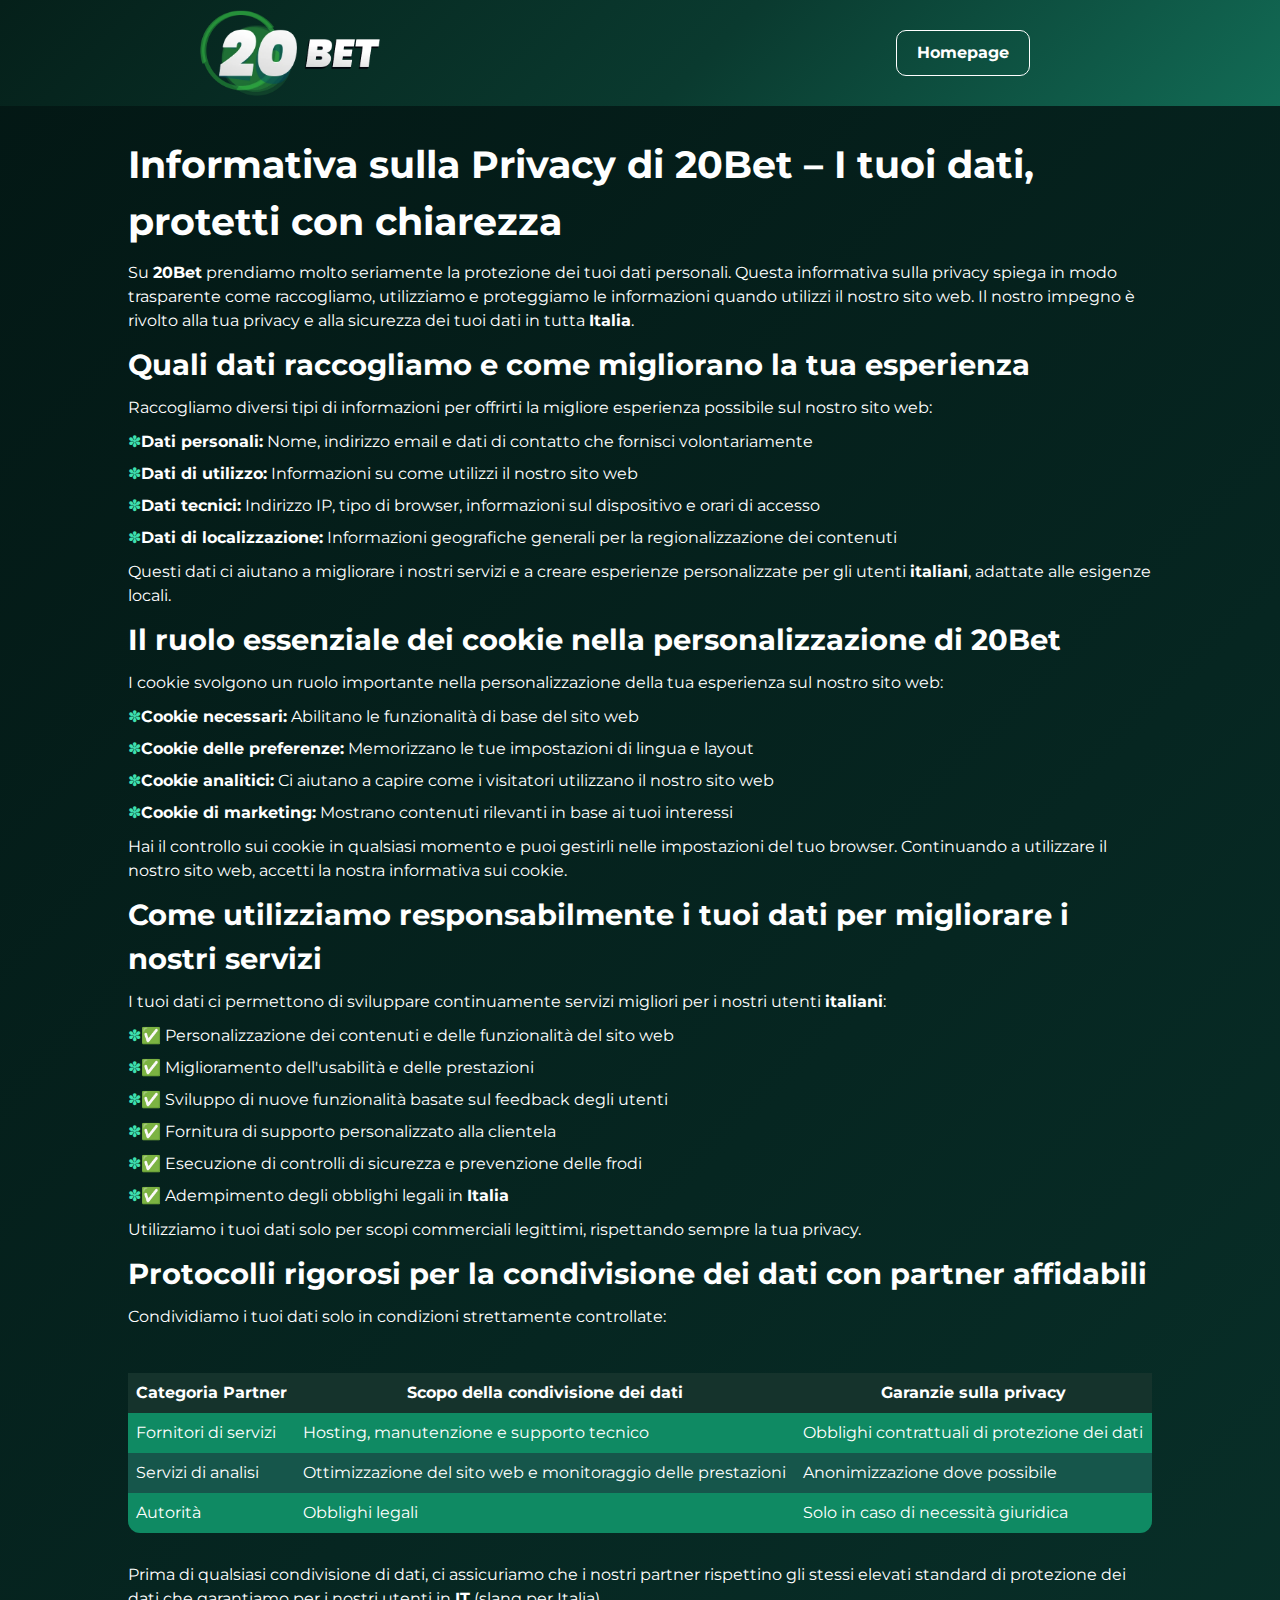
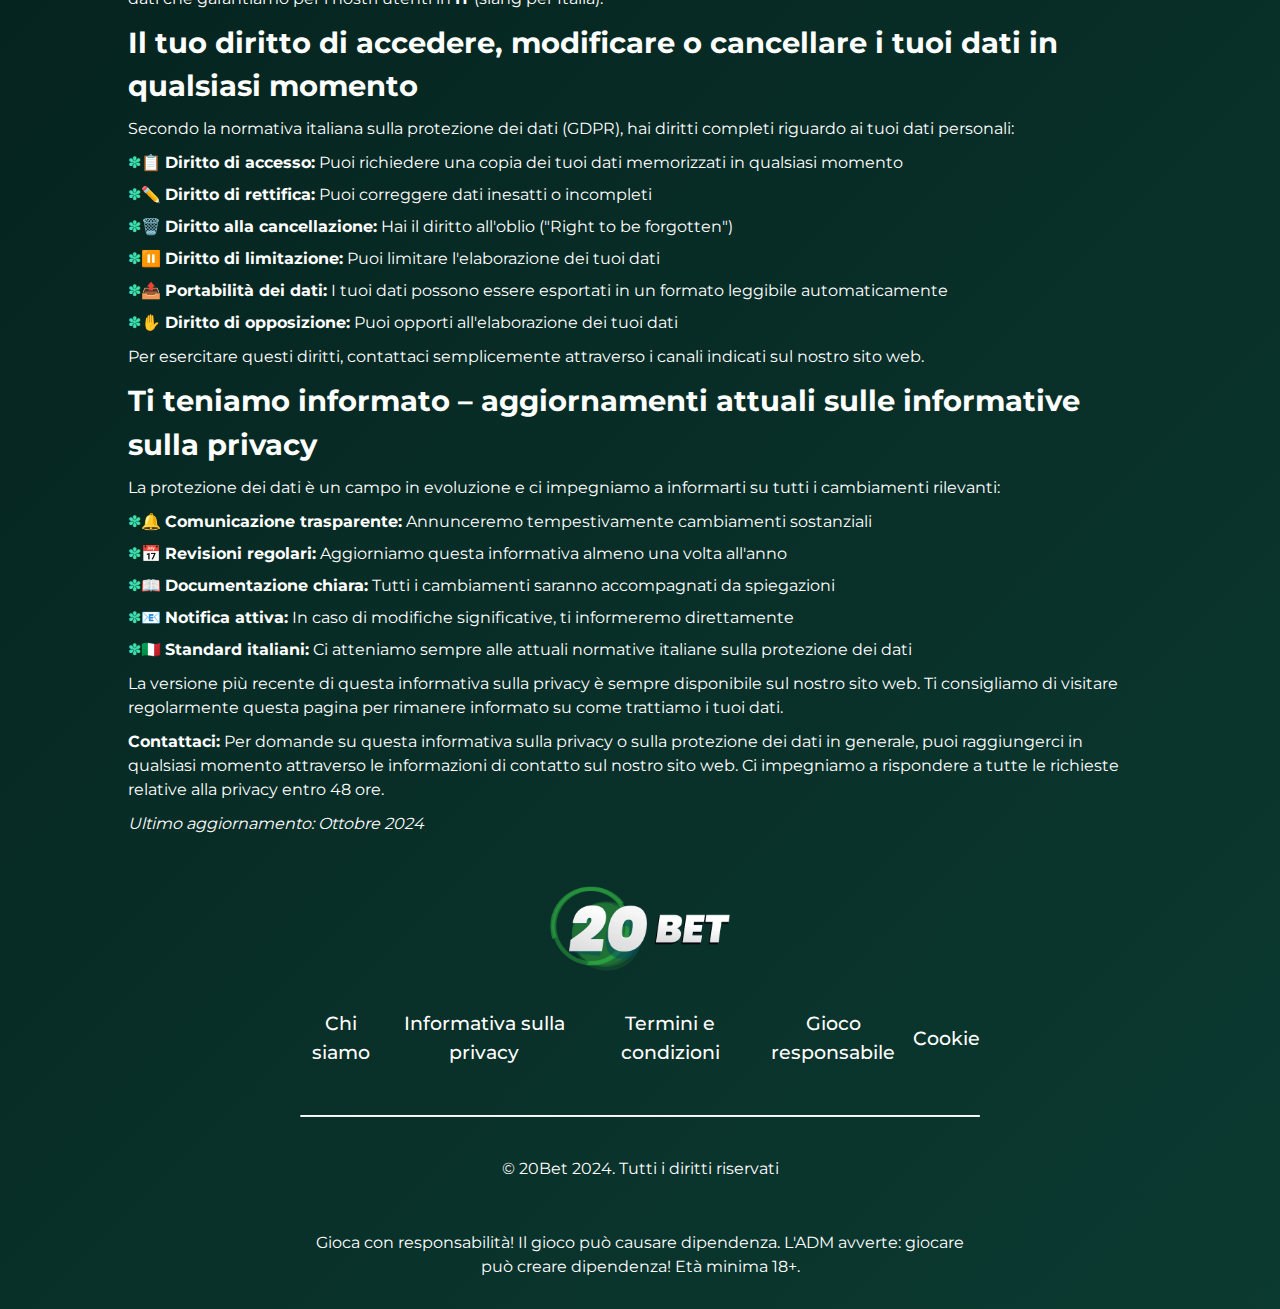
<file: privacy-policy/index.html>
<!DOCTYPE html>
<html lang="it">

<head>
    <meta charset="UTF-8">
    <meta name="viewport" content="width=device-width, initial-scale=1.0">
    <link rel="stylesheet" href="/style.css">
    <link rel="shortcut icon" href="/favicon.ico" type="image/x-icon">

    <title>Impegno per la trasparenza nella protezione dei dati</title>
    <meta name="description"
        content="20Bet garantisce la massima trasparenza nel trattamento dei dati. Scopri come raccogliamo, proteggiamo e utilizziamo i tuoi dati in sicurezza per offrirti un'esperienza più sicura e personalizzata.">
    <meta name="googlebot" content="index,follow,noarchive">

    <link rel="canonical" href="https://www.ambulatoriobarbaricina.it/privacy-policy/">

    <meta property="og:type" content="website">
    <meta property="og:title" content="Impegno per la trasparenza nella protezione dei dati">
    <meta property="og:description"
        content="20Bet garantisce la massima trasparenza nel trattamento dei dati. Scopri come raccogliamo, proteggiamo e utilizziamo i tuoi dati in sicurezza per offrirti un'esperienza più sicura e personalizzata.">
    <meta property="og:url" content="https://www.ambulatoriobarbaricina.it/privacy-policy/">
    <meta property="og:site_name" content="20Bet">
    <meta property="og:locale" content="it_IT">

    <script type="application/ld+json">
    {
        "@context": "https://schema.org",
        "@type": "WebPage",
        "name": "Informativa sulla Privacy",
        "description": "Informativa sulla privacy di 20Bet - Trasparenza e sicurezza dei tuoi dati",
        "url": "https://www.ambulatoriobarbaricina.it/privacy-policy/",
        "inLanguage": "it-IT"
    }
    </script>
</head>

<body>

    <header>
        <div class="logo">
            <a href="/"><img src="/img/logo.webp" alt="20Bet" width="180" height="80"></a>
        </div>

        <div class="header-btn">
            <a href="/" class="h-violet-btn">Homepage</a>
        </div>
    </header>

    <main>
        <div class="wrapper">
            <div class="container">
                <h1>Informativa sulla Privacy di 20Bet – I tuoi dati, protetti con chiarezza</h1>

                <p class="txt">
                    Su <strong>20Bet</strong> prendiamo molto seriamente la protezione dei tuoi dati personali. Questa
                    informativa sulla privacy spiega in modo trasparente come raccogliamo, utilizziamo e proteggiamo le
                    informazioni quando utilizzi il nostro sito web. Il nostro impegno è rivolto alla tua privacy e alla
                    sicurezza dei tuoi dati in tutta <strong>Italia</strong>.
                </p>

                <h2>Quali dati raccogliamo e come migliorano la tua esperienza</h2>
                <p class="txt">
                    Raccogliamo diversi tipi di informazioni per offrirti la migliore esperienza possibile sul nostro
                    sito web:
                </p>
                <ul class="txt">
                    <li><strong>Dati personali:</strong> Nome, indirizzo email e dati di contatto che fornisci
                        volontariamente</li>
                    <li><strong>Dati di utilizzo:</strong> Informazioni su come utilizzi il nostro sito web</li>
                    <li><strong>Dati tecnici:</strong> Indirizzo IP, tipo di browser, informazioni sul dispositivo e
                        orari di accesso</li>
                    <li><strong>Dati di localizzazione:</strong> Informazioni geografiche generali per la
                        regionalizzazione dei contenuti</li>
                </ul>
                <p class="txt">
                    Questi dati ci aiutano a migliorare i nostri servizi e a creare esperienze personalizzate per gli
                    utenti <strong>italiani</strong>, adattate alle esigenze locali.
                </p>

                <h2>Il ruolo essenziale dei cookie nella personalizzazione di 20Bet</h2>
                <p class="txt">
                    I cookie svolgono un ruolo importante nella personalizzazione della tua esperienza sul nostro sito
                    web:
                </p>
                <ul class="txt">
                    <li><strong>Cookie necessari:</strong> Abilitano le funzionalità di base del sito web</li>
                    <li><strong>Cookie delle preferenze:</strong> Memorizzano le tue impostazioni di lingua e layout
                    </li>
                    <li><strong>Cookie analitici:</strong> Ci aiutano a capire come i visitatori utilizzano il nostro
                        sito web</li>
                    <li><strong>Cookie di marketing:</strong> Mostrano contenuti rilevanti in base ai tuoi interessi
                    </li>
                </ul>
                <p class="txt">
                    Hai il controllo sui cookie in qualsiasi momento e puoi gestirli nelle impostazioni del tuo browser.
                    Continuando a utilizzare il nostro sito web, accetti la nostra informativa sui cookie.
                </p>

                <h2>Come utilizziamo responsabilmente i tuoi dati per migliorare i nostri servizi</h2>
                <p class="txt">
                    I tuoi dati ci permettono di sviluppare continuamente servizi migliori per i nostri utenti
                    <strong>italiani</strong>:
                </p>
                <ul class="txt">
                    <li>✅ Personalizzazione dei contenuti e delle funzionalità del sito web</li>
                    <li>✅ Miglioramento dell'usabilità e delle prestazioni</li>
                    <li>✅ Sviluppo di nuove funzionalità basate sul feedback degli utenti</li>
                    <li>✅ Fornitura di supporto personalizzato alla clientela</li>
                    <li>✅ Esecuzione di controlli di sicurezza e prevenzione delle frodi</li>
                    <li>✅ Adempimento degli obblighi legali in <strong>Italia</strong></li>
                </ul>
                <p class="txt">
                    Utilizziamo i tuoi dati solo per scopi commerciali legittimi, rispettando sempre la tua privacy.
                </p>

                <h2>Protocolli rigorosi per la condivisione dei dati con partner affidabili</h2>
                <p class="txt">
                    Condividiamo i tuoi dati solo in condizioni strettamente controllate:
                </p>
                <div class="table-wrapper">
                    <table>
                        <thead>
                            <tr>
                                <th>Categoria Partner</th>
                                <th>Scopo della condivisione dei dati</th>
                                <th>Garanzie sulla privacy</th>
                            </tr>
                        </thead>
                        <tbody>
                            <tr>
                                <td>Fornitori di servizi</td>
                                <td>Hosting, manutenzione e supporto tecnico</td>
                                <td>Obblighi contrattuali di protezione dei dati</td>
                            </tr>
                            <tr>
                                <td>Servizi di analisi</td>
                                <td>Ottimizzazione del sito web e monitoraggio delle prestazioni</td>
                                <td>Anonimizzazione dove possibile</td>
                            </tr>
                            <tr>
                                <td>Autorità</td>
                                <td>Obblighi legali</td>
                                <td>Solo in caso di necessità giuridica</td>
                            </tr>
                        </tbody>
                    </table>
                </div>
                <p class="txt">
                    Prima di qualsiasi condivisione di dati, ci assicuriamo che i nostri partner rispettino gli stessi
                    elevati standard di protezione dei dati che garantiamo per i nostri utenti in <strong>IT</strong>
                    (slang per Italia).
                </p>

                <h2>Il tuo diritto di accedere, modificare o cancellare i tuoi dati in qualsiasi momento</h2>
                <p class="txt">
                    Secondo la normativa italiana sulla protezione dei dati (GDPR), hai diritti completi riguardo ai
                    tuoi dati personali:
                </p>
                <ul class="txt">
                    <li>📋 <strong>Diritto di accesso:</strong> Puoi richiedere una copia dei tuoi dati memorizzati in
                        qualsiasi momento</li>
                    <li>✏️ <strong>Diritto di rettifica:</strong> Puoi correggere dati inesatti o incompleti</li>
                    <li>🗑️ <strong>Diritto alla cancellazione:</strong> Hai il diritto all'oblio ("Right to be
                        forgotten")</li>
                    <li>⏸️ <strong>Diritto di limitazione:</strong> Puoi limitare l'elaborazione dei tuoi dati</li>
                    <li>📤 <strong>Portabilità dei dati:</strong> I tuoi dati possono essere esportati in un formato
                        leggibile automaticamente</li>
                    <li>✋ <strong>Diritto di opposizione:</strong> Puoi opporti all'elaborazione dei tuoi dati</li>
                </ul>
                <p class="txt">
                    Per esercitare questi diritti, contattaci semplicemente attraverso i canali indicati sul nostro sito
                    web.
                </p>

                <h2>Ti teniamo informato – aggiornamenti attuali sulle informative sulla privacy</h2>
                <p class="txt">
                    La protezione dei dati è un campo in evoluzione e ci impegniamo a informarti su tutti i cambiamenti
                    rilevanti:
                </p>
                <ul class="txt">
                    <li>🔔 <strong>Comunicazione trasparente:</strong> Annunceremo tempestivamente cambiamenti
                        sostanziali</li>
                    <li>📅 <strong>Revisioni regolari:</strong> Aggiorniamo questa informativa almeno una volta all'anno
                    </li>
                    <li>📖 <strong>Documentazione chiara:</strong> Tutti i cambiamenti saranno accompagnati da
                        spiegazioni</li>
                    <li>📧 <strong>Notifica attiva:</strong> In caso di modifiche significative, ti informeremo
                        direttamente</li>
                    <li>🇮🇹 <strong>Standard italiani:</strong> Ci atteniamo sempre alle attuali normative italiane
                        sulla protezione dei dati</li>
                </ul>
                <p class="txt">
                    La versione più recente di questa informativa sulla privacy è sempre disponibile sul nostro sito
                    web. Ti consigliamo di visitare regolarmente questa pagina per rimanere informato su come trattiamo
                    i tuoi dati.
                </p>

                <p class="txt">
                    <strong>Contattaci:</strong> Per domande su questa informativa sulla privacy o sulla protezione dei
                    dati in generale, puoi raggiungerci in qualsiasi momento attraverso le informazioni di contatto sul
                    nostro sito web. Ci impegniamo a rispondere a tutte le richieste relative alla privacy entro 48 ore.
                </p>

                <p class="txt">
                    <em>Ultimo aggiornamento: Ottobre 2024</em>
                </p>
            </div>
        </div>
    </main>

    <footer>
        <a href="/">
            <img src="/img/logo.webp" alt="20Bet Italia" width="180" height="50">
        </a>

        <ul>
            <li>
                <a href="/about-us/">Chi siamo</a>
            </li>
            <li>
                <a href="/privacy-policy/">Informativa sulla privacy</a>
            </li>
            <li>
                <a href="/terms-and-conditions/">Termini e condizioni</a>
            </li>
            <li>
                <a href="/responsible-gambling/">Gioco responsabile</a>
            </li>
            <li>
                <a href="/cookie-policy/">Cookie</a>
            </li>
        </ul>

        <hr>

        <p class="txt">
            © 20Bet 2024. Tutti i diritti riservati
        </p>

        <p class="txt">
            Gioca con responsabilità! Il gioco può causare dipendenza. L'ADM avverte: giocare può creare dipendenza! Età
            minima 18+.
        </p>
    </footer>
</body>

</html>
</file>
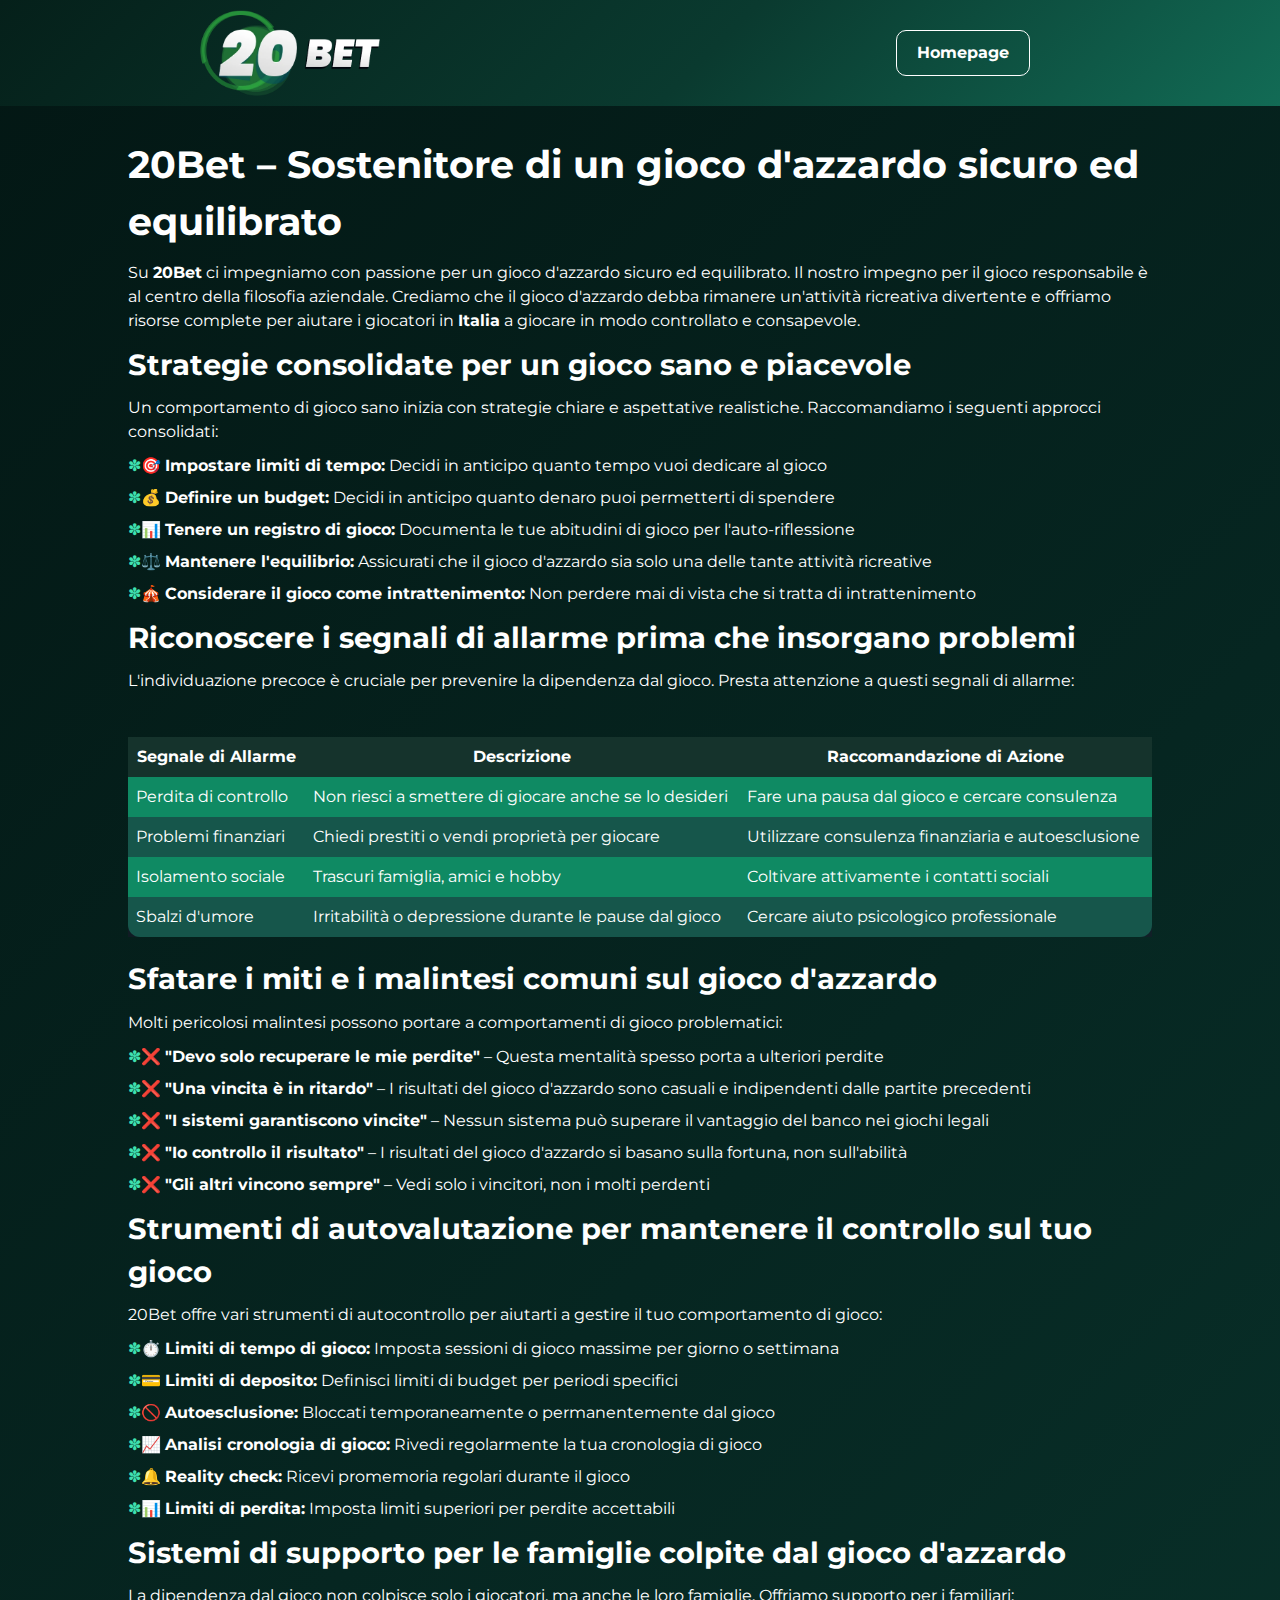
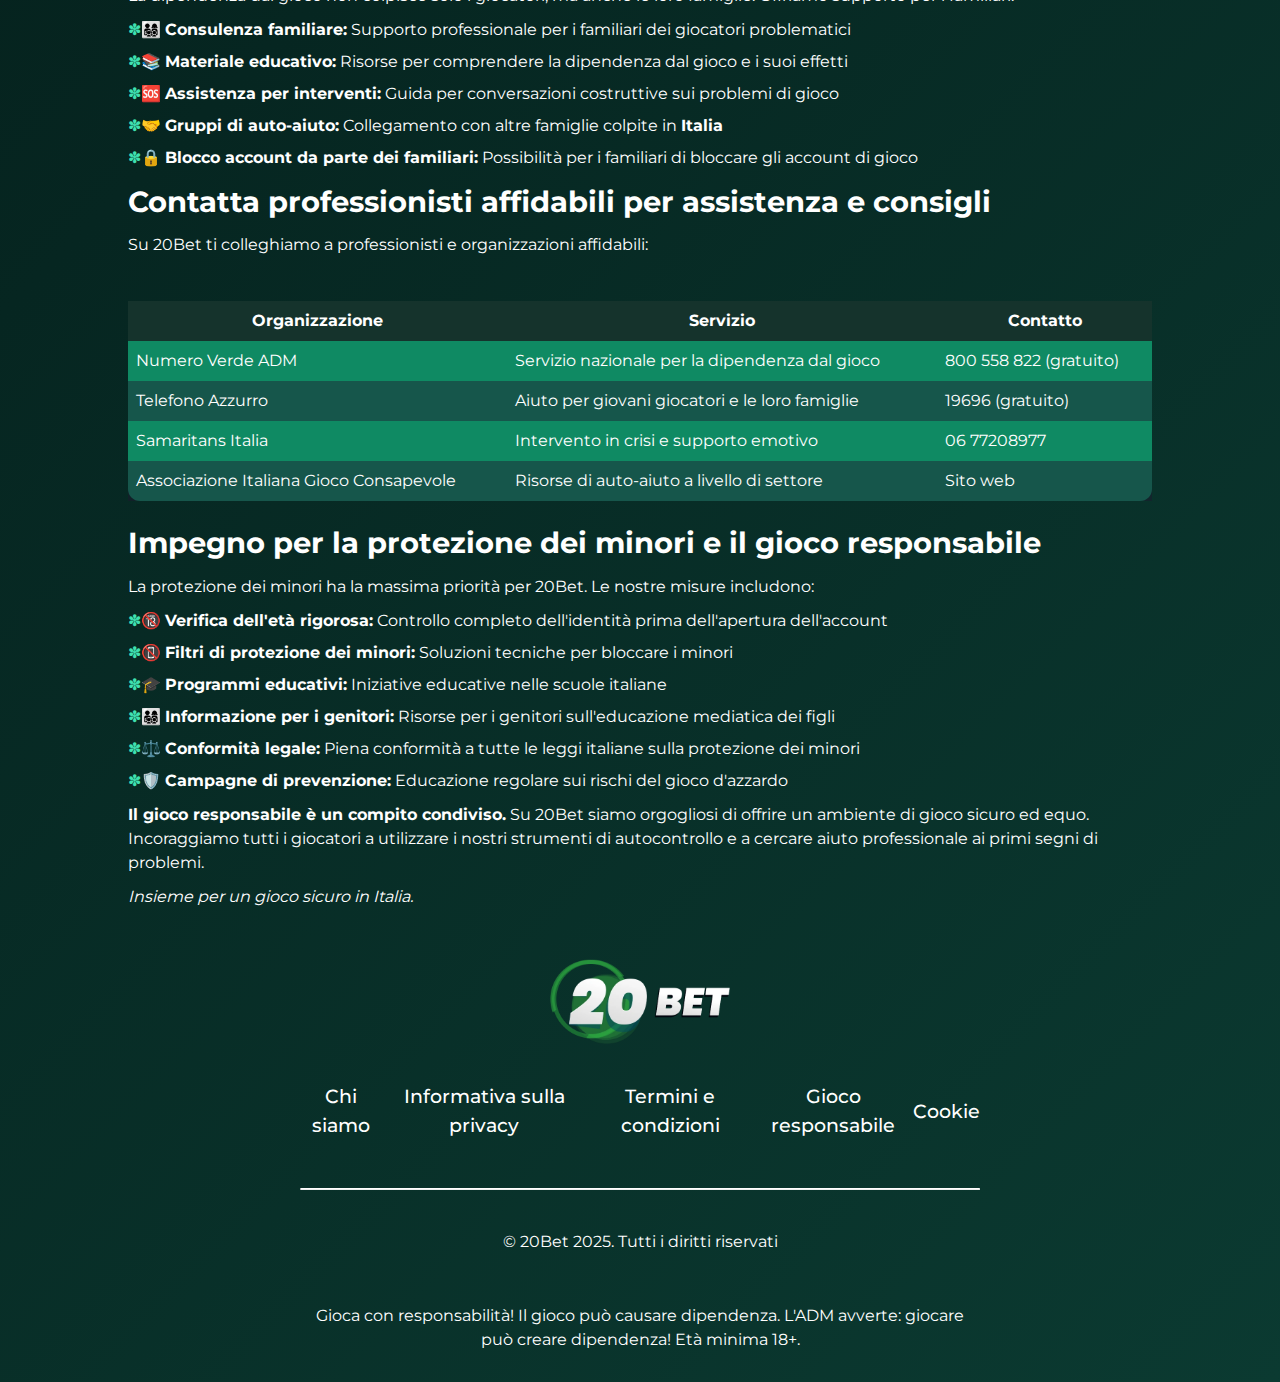
<file: responsible-gambling/index.html>
<!DOCTYPE html>
<html lang="it">

<head>
    <meta charset="UTF-8">
    <meta name="viewport" content="width=device-width, initial-scale=1.0">
    <link rel="stylesheet" href="/style.css">
    <link rel="shortcut icon" href="/favicon.ico" type="image/x-icon">

    <title>Padroneggia il gioco responsabile con 20Bet</title>
    <meta name="description"
        content="20Bet ti aiuta a giocare in modo responsabile e a mantenere il controllo. Scopri come riconoscere comportamenti rischiosi, utilizzare strumenti di autocontrollo efficaci e trovare aiuto professionale per un gioco sicuro.">
    <meta name="googlebot" content="index,follow,noarchive">

    <link rel="canonical" href="https://www.ambulatoriobarbaricina.it/responsible-gambling/">

    <meta property="og:type" content="website">
    <meta property="og:title" content="Padroneggia il gioco responsabile con 20Bet">
    <meta property="og:description"
        content="20Bet ti aiuta a giocare in modo responsabile e a mantenere il controllo. Scopri come riconoscere comportamenti rischiosi, utilizzare strumenti di autocontrollo efficaci e trovare aiuto professionale per un gioco sicuro.">
    <meta property="og:url" content="https://www.ambulatoriobarbaricina.it/responsible-gambling/">
    <meta property="og:site_name" content="20Bet">
    <meta property="og:locale" content="it_IT">

    <script type="application/ld+json">
    {
        "@context": "https://schema.org",
        "@type": "WebPage",
        "name": "Gioco Responsabile",
        "description": "Guida di 20Bet per un gioco sicuro e responsabile in Italia",
        "url": "https://www.ambulatoriobarbaricina.it/responsible-gambling/",
        "inLanguage": "it-IT"
    }
    </script>
</head>

<body>

    <header>
        <div class="logo">
            <a href="/"><img src="/img/logo.webp" alt="20Bet" width="180" height="80"></a>
        </div>

        <div class="header-btn">
            <a href="/" class="h-violet-btn">Homepage</a>
        </div>
    </header>

    <main>
        <div class="wrapper">
            <div class="container">
                <h1>20Bet – Sostenitore di un gioco d'azzardo sicuro ed equilibrato</h1>

                <p class="txt">
                    Su <strong>20Bet</strong> ci impegniamo con passione per un gioco d'azzardo sicuro ed equilibrato.
                    Il nostro impegno per il gioco responsabile è al centro della filosofia aziendale. Crediamo che il
                    gioco d'azzardo debba rimanere un'attività ricreativa divertente e offriamo risorse complete per
                    aiutare i giocatori in <strong>Italia</strong> a giocare in modo controllato e consapevole.
                </p>

                <h2>Strategie consolidate per un gioco sano e piacevole</h2>
                <p class="txt">
                    Un comportamento di gioco sano inizia con strategie chiare e aspettative realistiche. Raccomandiamo
                    i seguenti approcci consolidati:
                </p>
                <ul class="txt">
                    <li>🎯 <strong>Impostare limiti di tempo:</strong> Decidi in anticipo quanto tempo vuoi dedicare al
                        gioco</li>
                    <li>💰 <strong>Definire un budget:</strong> Decidi in anticipo quanto denaro puoi permetterti di
                        spendere</li>
                    <li>📊 <strong>Tenere un registro di gioco:</strong> Documenta le tue abitudini di gioco per
                        l'auto-riflessione</li>
                    <li>⚖️ <strong>Mantenere l'equilibrio:</strong> Assicurati che il gioco d'azzardo sia solo una delle
                        tante attività ricreative</li>
                    <li>🎪 <strong>Considerare il gioco come intrattenimento:</strong> Non perdere mai di vista che si
                        tratta di intrattenimento</li>
                </ul>

                <h2>Riconoscere i segnali di allarme prima che insorgano problemi</h2>
                <p class="txt">
                    L'individuazione precoce è cruciale per prevenire la dipendenza dal gioco. Presta attenzione a
                    questi segnali di allarme:
                </p>
                <div class="table-wrapper">
                    <table>
                        <thead>
                            <tr>
                                <th>Segnale di Allarme</th>
                                <th>Descrizione</th>
                                <th>Raccomandazione di Azione</th>
                            </tr>
                        </thead>
                        <tbody>
                            <tr>
                                <td>Perdita di controllo</td>
                                <td>Non riesci a smettere di giocare anche se lo desideri</td>
                                <td>Fare una pausa dal gioco e cercare consulenza</td>
                            </tr>
                            <tr>
                                <td>Problemi finanziari</td>
                                <td>Chiedi prestiti o vendi proprietà per giocare</td>
                                <td>Utilizzare consulenza finanziaria e autoesclusione</td>
                            </tr>
                            <tr>
                                <td>Isolamento sociale</td>
                                <td>Trascuri famiglia, amici e hobby</td>
                                <td>Coltivare attivamente i contatti sociali</td>
                            </tr>
                            <tr>
                                <td>Sbalzi d'umore</td>
                                <td>Irritabilità o depressione durante le pause dal gioco</td>
                                <td>Cercare aiuto psicologico professionale</td>
                            </tr>
                        </tbody>
                    </table>
                </div>

                <h2>Sfatare i miti e i malintesi comuni sul gioco d'azzardo</h2>
                <p class="txt">
                    Molti pericolosi malintesi possono portare a comportamenti di gioco problematici:
                </p>
                <ul class="txt">
                    <li>❌ <strong>"Devo solo recuperare le mie perdite"</strong> – Questa mentalità spesso porta a
                        ulteriori perdite</li>
                    <li>❌ <strong>"Una vincita è in ritardo"</strong> – I risultati del gioco d'azzardo sono casuali e
                        indipendenti dalle partite precedenti</li>
                    <li>❌ <strong>"I sistemi garantiscono vincite"</strong> – Nessun sistema può superare il vantaggio
                        del banco nei giochi legali</li>
                    <li>❌ <strong>"Io controllo il risultato"</strong> – I risultati del gioco d'azzardo si basano sulla
                        fortuna, non sull'abilità</li>
                    <li>❌ <strong>"Gli altri vincono sempre"</strong> – Vedi solo i vincitori, non i molti perdenti</li>
                </ul>

                <h2>Strumenti di autovalutazione per mantenere il controllo sul tuo gioco</h2>
                <p class="txt">
                    20Bet offre vari strumenti di autocontrollo per aiutarti a gestire il tuo comportamento di gioco:
                </p>
                <ul class="txt">
                    <li>⏱️ <strong>Limiti di tempo di gioco:</strong> Imposta sessioni di gioco massime per giorno o
                        settimana</li>
                    <li>💳 <strong>Limiti di deposito:</strong> Definisci limiti di budget per periodi specifici</li>
                    <li>🚫 <strong>Autoesclusione:</strong> Bloccati temporaneamente o permanentemente dal gioco</li>
                    <li>📈 <strong>Analisi cronologia di gioco:</strong> Rivedi regolarmente la tua cronologia di gioco
                    </li>
                    <li>🔔 <strong>Reality check:</strong> Ricevi promemoria regolari durante il gioco</li>
                    <li>📊 <strong>Limiti di perdita:</strong> Imposta limiti superiori per perdite accettabili</li>
                </ul>

                <h2>Sistemi di supporto per le famiglie colpite dal gioco d'azzardo</h2>
                <p class="txt">
                    La dipendenza dal gioco non colpisce solo i giocatori, ma anche le loro famiglie. Offriamo supporto
                    per i familiari:
                </p>
                <ul class="txt">
                    <li>👨‍👩‍👧‍👦 <strong>Consulenza familiare:</strong> Supporto professionale per i familiari dei
                        giocatori problematici</li>
                    <li>📚 <strong>Materiale educativo:</strong> Risorse per comprendere la dipendenza dal gioco e i
                        suoi effetti</li>
                    <li>🆘 <strong>Assistenza per interventi:</strong> Guida per conversazioni costruttive sui problemi
                        di gioco</li>
                    <li>🤝 <strong>Gruppi di auto-aiuto:</strong> Collegamento con altre famiglie colpite in
                        <strong>Italia</strong>
                    </li>
                    <li>🔒 <strong>Blocco account da parte dei familiari:</strong> Possibilità per i familiari di
                        bloccare gli account di gioco</li>
                </ul>

                <h2>Contatta professionisti affidabili per assistenza e consigli</h2>
                <p class="txt">
                    Su 20Bet ti colleghiamo a professionisti e organizzazioni affidabili:
                </p>
                <div class="table-wrapper">
                    <table>
                        <thead>
                            <tr>
                                <th>Organizzazione</th>
                                <th>Servizio</th>
                                <th>Contatto</th>
                            </tr>
                        </thead>
                        <tbody>
                            <tr>
                                <td>Numero Verde ADM</td>
                                <td>Servizio nazionale per la dipendenza dal gioco</td>
                                <td>800 558 822 (gratuito)</td>
                            </tr>
                            <tr>
                                <td>Telefono Azzurro</td>
                                <td>Aiuto per giovani giocatori e le loro famiglie</td>
                                <td>19696 (gratuito)</td>
                            </tr>
                            <tr>
                                <td>Samaritans Italia</td>
                                <td>Intervento in crisi e supporto emotivo</td>
                                <td>06 77208977</td>
                            </tr>
                            <tr>
                                <td>Associazione Italiana Gioco Consapevole</td>
                                <td>Risorse di auto-aiuto a livello di settore</td>
                                <td>Sito web</td>
                            </tr>
                        </tbody>
                    </table>
                </div>

                <h2>Impegno per la protezione dei minori e il gioco responsabile</h2>
                <p class="txt">
                    La protezione dei minori ha la massima priorità per 20Bet. Le nostre misure includono:
                </p>
                <ul class="txt">
                    <li>🔞 <strong>Verifica dell'età rigorosa:</strong> Controllo completo dell'identità prima
                        dell'apertura dell'account</li>
                    <li>📵 <strong>Filtri di protezione dei minori:</strong> Soluzioni tecniche per bloccare i minori
                    </li>
                    <li>🎓 <strong>Programmi educativi:</strong> Iniziative educative nelle scuole italiane</li>
                    <li>👨‍👩‍👧‍👦 <strong>Informazione per i genitori:</strong> Risorse per i genitori sull'educazione
                        mediatica dei figli</li>
                    <li>⚖️ <strong>Conformità legale:</strong> Piena conformità a tutte le leggi italiane sulla
                        protezione dei minori</li>
                    <li>🛡️ <strong>Campagne di prevenzione:</strong> Educazione regolare sui rischi del gioco d'azzardo
                    </li>
                </ul>

                <p class="txt">
                    <strong>Il gioco responsabile è un compito condiviso.</strong> Su 20Bet siamo orgogliosi di offrire
                    un ambiente di gioco sicuro ed equo. Incoraggiamo tutti i giocatori a utilizzare i nostri strumenti
                    di autocontrollo e a cercare aiuto professionale ai primi segni di problemi.
                </p>

                <p class="txt">
                    <em>Insieme per un gioco sicuro in Italia.</em>
                </p>
            </div>
        </div>
    </main>

    <footer>
        <a href="/">
            <img src="/img/logo.webp" alt="20Bet Italia" width="180" height="50">
        </a>

        <ul>
            <li>
                <a href="/about-us/">Chi siamo</a>
            </li>
            <li>
                <a href="/privacy-policy/">Informativa sulla privacy</a>
            </li>
            <li>
                <a href="/terms-and-conditions/">Termini e condizioni</a>
            </li>
            <li>
                <a href="/responsible-gambling/">Gioco responsabile</a>
            </li>
            <li>
                <a href="/cookie-policy/">Cookie</a>
            </li>
        </ul>

        <hr>

        <p class="txt">
            © 20Bet 2025. Tutti i diritti riservati
        </p>

        <p class="txt">
            Gioca con responsabilità! Il gioco può causare dipendenza. L'ADM avverte: giocare può creare dipendenza! Età
            minima 18+.
        </p>
    </footer>
</body>

</html>
</file>
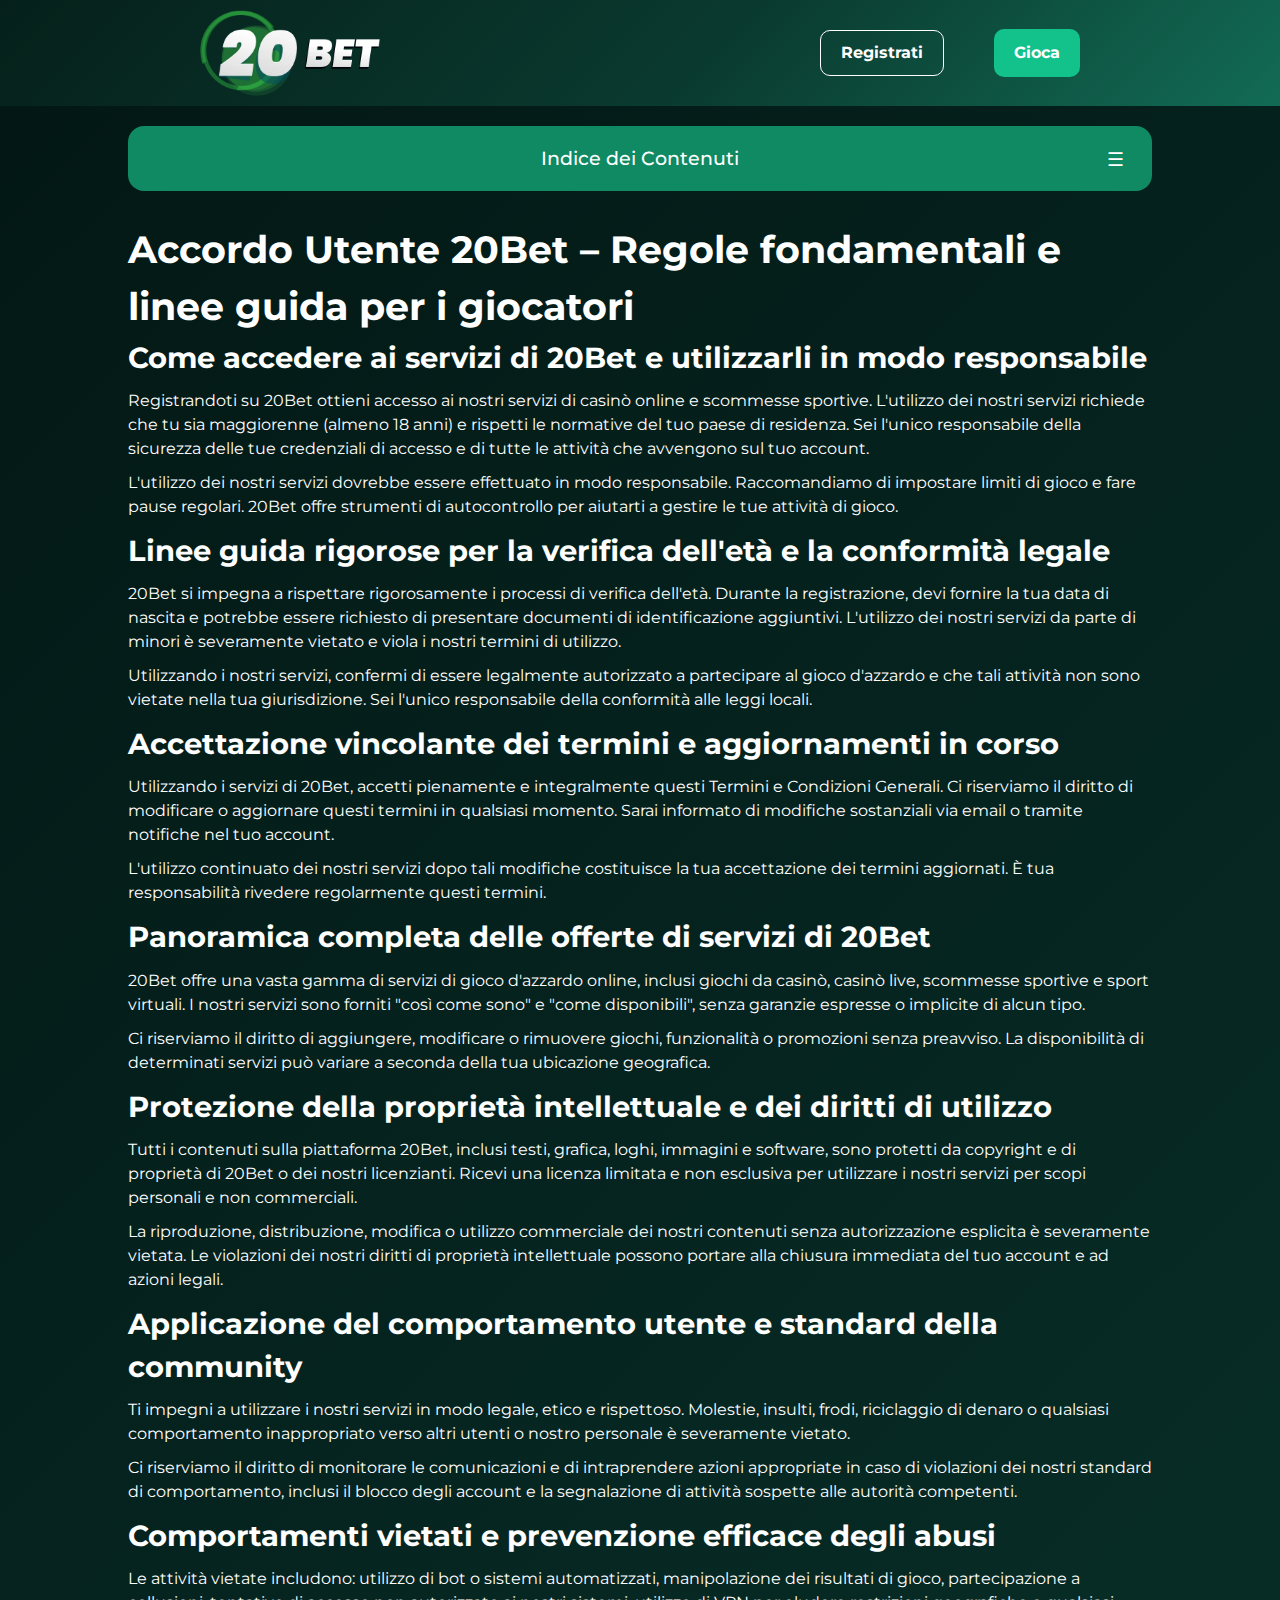
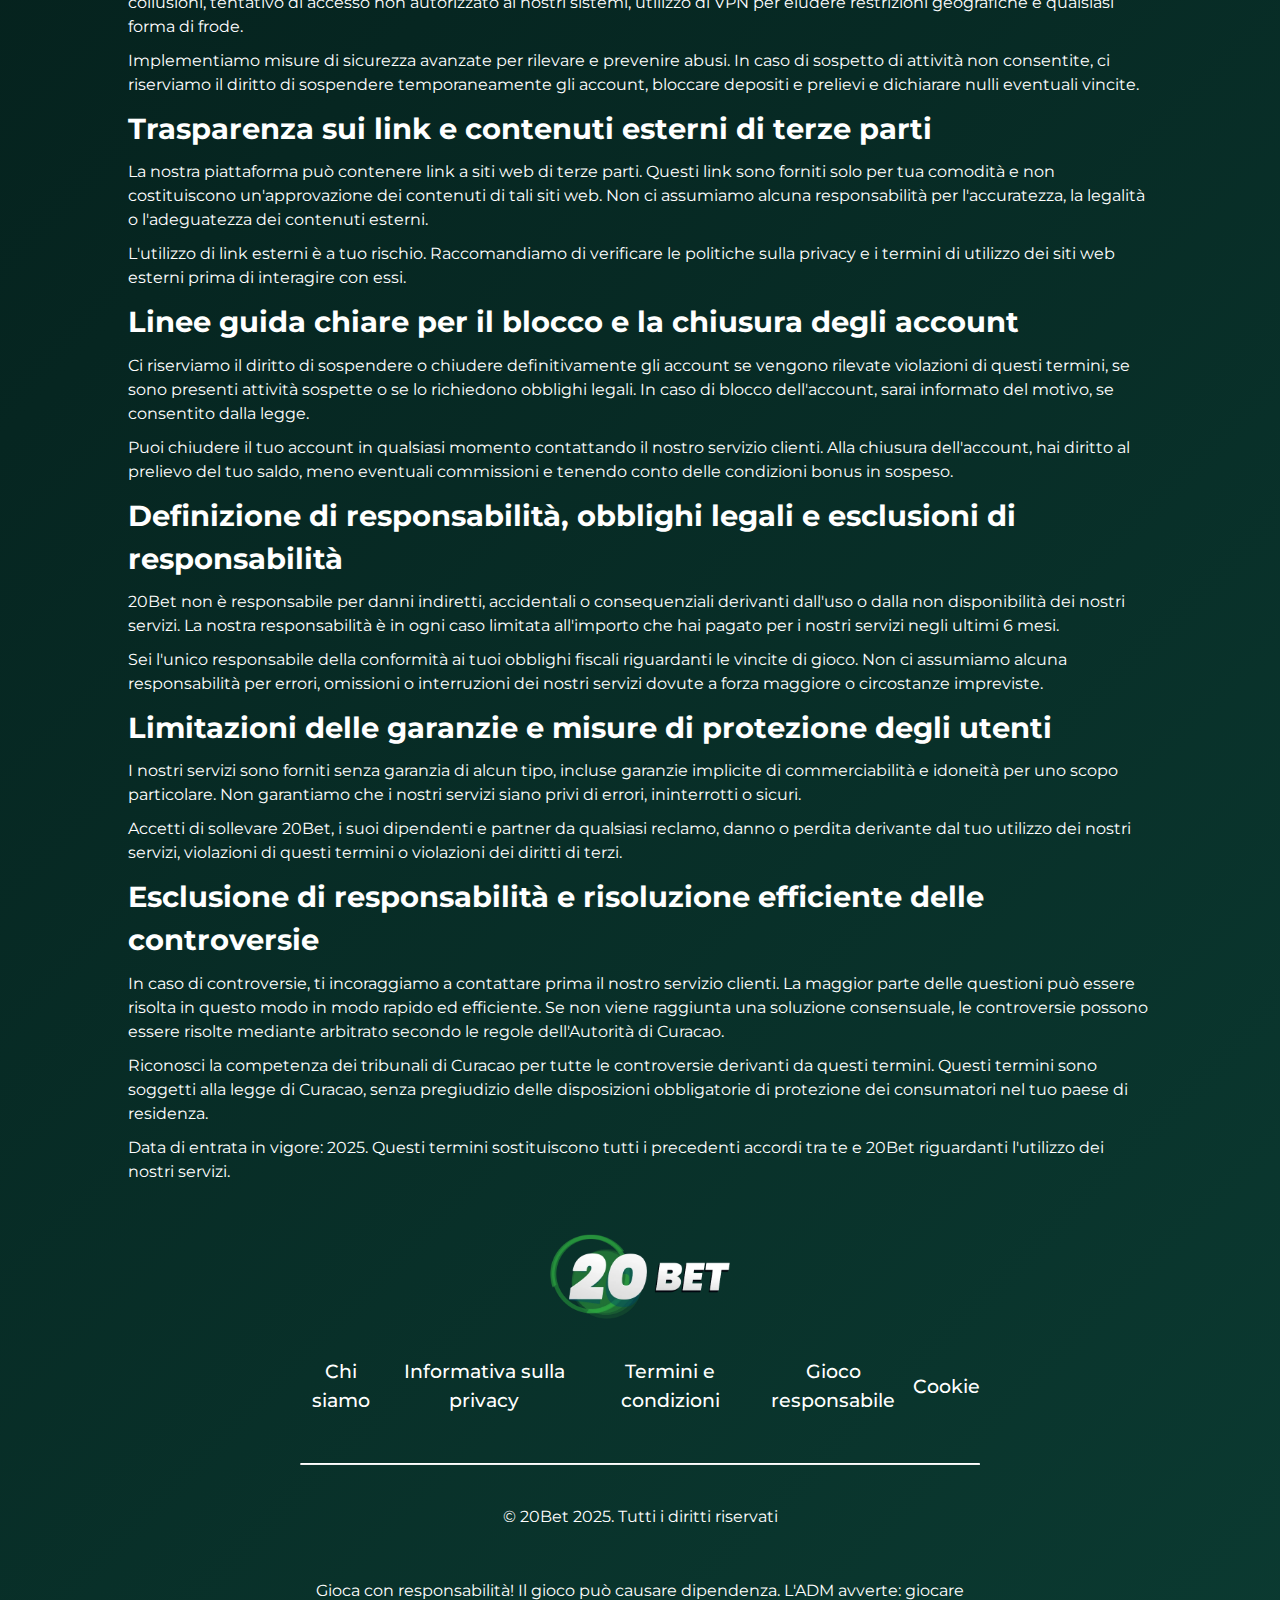
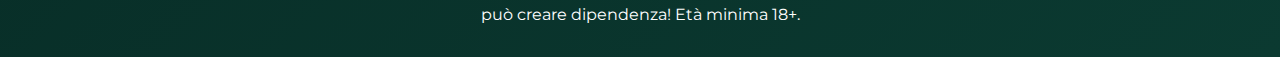
<file: terms-and-conditions/index.html>
<!DOCTYPE html>
<html lang="it">

<head>
    <meta charset="UTF-8">
    <meta name="viewport" content="width=device-width, initial-scale=1.0">
    <link rel="stylesheet" href="/style.css">
    <link rel="shortcut icon" href="/favicon.ico" type="image/x-icon">

    <title>Accordo Utente e Obblighi del Giocatore su 20Bet</title>
    <meta name="description"
        content="Utilizzando 20Bet, accetti condizioni chiare sviluppate per proteggere i tuoi diritti e garantire un'esperienza di gioco sicura, trasparente ed equa.">
    <meta name="googlebot" content="index,follow,noarchive">

    <link rel="canonical" href="https://www.ambulatoriobarbaricina.it/terms-and-conditions/">

    <meta property="og:type" content="website">
    <meta property="og:title" content="Accordo Utente e Obblighi del Giocatore su 20Bet">
    <meta property="og:description"
        content="Utilizzando 20Bet, accetti condizioni chiare sviluppate per proteggere i tuoi diritti e garantire un'esperienza di gioco sicura, trasparente ed equa.">
    <meta property="og:url" content="https://www.ambulatoriobarbaricina.it/terms-and-conditions/">
    <meta property="og:site_name" content="20Bet">
    <meta property="og:locale" content="it_IT">

    <meta name="twitter:card" content="summary">
    <meta name="twitter:title" content="Accordo Utente e Obblighi del Giocatore su 20Bet">
    <meta name="twitter:description"
        content="Utilizzando 20Bet, accetti condizioni chiare sviluppate per proteggere i tuoi diritti e garantire un'esperienza di gioco sicura, trasparente ed equa.">

    <script type="application/ld+json">
    {
        "@context": "https://schema.org",
        "@type": "WebPage",
        "name": "Termini e Condizioni Generali - 20Bet",
        "description": "Termini e condizioni generali e accordo di utilizzo per 20Bet",
        "url": "https://www.ambulatoriobarbaricina.it/terms-and-conditions/",
        "inLanguage": "it-IT"
    }
    </script>
</head>

<body>

    <header>
        <div class="logo">
            <a href="/"><img src="/img/logo.webp" alt="Logo 20Bet" width="180" height="80"></a>
        </div>

        <div class="header-btn">
            <a href="/play/" rel="nofollow" content="noindex" class="h-violet-btn">Registrati</a>
            <a href="/play/" rel="nofollow" content="noindex" class="h-accent-btn">Gioca</a>
        </div>
    </header>

    <main>
        <div class="wrapper">
            <div class="navigation">
                <input type="checkbox" id="toggle-nav" hidden>
                <label for="toggle-nav" class="txt-nav">Indice dei Contenuti</label>

                <ul class="nav-list">
                    <li class="nav-item"><a href="#accesso">Accesso e utilizzo dei servizi</a></li>
                    <li class="nav-item"><a href="#verifica-eta">Verifica dell'età e conformità</a></li>
                    <li class="nav-item"><a href="#accettazione">Accettazione dei termini</a></li>
                    <li class="nav-item"><a href="#servizi">Panoramica dei servizi</a></li>
                    <li class="nav-item"><a href="#proprieta-intellettuale">Protezione della proprietà intellettuale</a>
                    </li>
                    <li class="nav-item"><a href="#comportamento">Comportamento utente e standard</a></li>
                    <li class="nav-item"><a href="#attivita-vietate">Attività vietate</a></li>
                    <li class="nav-item"><a href="#link">Link e contenuti esterni</a></li>
                    <li class="nav-item"><a href="#blocco">Blocco e chiusura degli account</a></li>
                    <li class="nav-item"><a href="#responsabilita">Responsabilità e obblighi legali</a></li>
                    <li class="nav-item"><a href="#garanzie">Limitazioni delle garanzie</a></li>
                    <li class="nav-item"><a href="#risoluzione-controversie">Risoluzione delle controversie</a></li>
                </ul>
            </div>

            <div class="container">
                <h1>Accordo Utente 20Bet – Regole fondamentali e linee guida per i giocatori</h1>

                <div id="accesso">
                    <h2>Come accedere ai servizi di 20Bet e utilizzarli in modo responsabile</h2>
                    <p class="txt">Registrandoti su 20Bet ottieni accesso ai nostri servizi di casinò online e scommesse
                        sportive. L'utilizzo dei nostri servizi richiede che tu sia maggiorenne (almeno 18 anni) e
                        rispetti le normative del tuo paese di residenza. Sei l'unico responsabile della sicurezza delle
                        tue credenziali di accesso e di tutte le attività che avvengono sul tuo account.</p>
                    <p class="txt">L'utilizzo dei nostri servizi dovrebbe essere effettuato in modo responsabile.
                        Raccomandiamo di impostare limiti di gioco e fare pause regolari. 20Bet offre strumenti di
                        autocontrollo per aiutarti a gestire le tue attività di gioco.</p>
                </div>

                <div id="verifica-eta">
                    <h2>Linee guida rigorose per la verifica dell'età e la conformità legale</h2>
                    <p class="txt">20Bet si impegna a rispettare rigorosamente i processi di verifica dell'età. Durante
                        la registrazione, devi fornire la tua data di nascita e potrebbe essere richiesto di presentare
                        documenti di identificazione aggiuntivi. L'utilizzo dei nostri servizi da parte di minori è
                        severamente vietato e viola i nostri termini di utilizzo.</p>
                    <p class="txt">Utilizzando i nostri servizi, confermi di essere legalmente autorizzato a partecipare
                        al gioco d'azzardo e che tali attività non sono vietate nella tua giurisdizione. Sei l'unico
                        responsabile della conformità alle leggi locali.</p>
                </div>

                <div id="accettazione">
                    <h2>Accettazione vincolante dei termini e aggiornamenti in corso</h2>
                    <p class="txt">Utilizzando i servizi di 20Bet, accetti pienamente e integralmente questi Termini e
                        Condizioni Generali. Ci riserviamo il diritto di modificare o aggiornare questi termini in
                        qualsiasi momento. Sarai informato di modifiche sostanziali via email o tramite notifiche nel
                        tuo account.</p>
                    <p class="txt">L'utilizzo continuato dei nostri servizi dopo tali modifiche costituisce la tua
                        accettazione dei termini aggiornati. È tua responsabilità rivedere regolarmente questi termini.
                    </p>
                </div>

                <div id="servizi">
                    <h2>Panoramica completa delle offerte di servizi di 20Bet</h2>
                    <p class="txt">20Bet offre una vasta gamma di servizi di gioco d'azzardo online, inclusi giochi da
                        casinò, casinò live, scommesse sportive e sport virtuali. I nostri servizi sono forniti "così
                        come sono" e "come disponibili", senza garanzie espresse o implicite di alcun tipo.</p>
                    <p class="txt">Ci riserviamo il diritto di aggiungere, modificare o rimuovere giochi, funzionalità o
                        promozioni senza preavviso. La disponibilità di determinati servizi può variare a seconda della
                        tua ubicazione geografica.</p>
                </div>

                <div id="proprieta-intellettuale">
                    <h2>Protezione della proprietà intellettuale e dei diritti di utilizzo</h2>
                    <p class="txt">Tutti i contenuti sulla piattaforma 20Bet, inclusi testi, grafica, loghi, immagini e
                        software, sono protetti da copyright e di proprietà di 20Bet o dei nostri licenzianti. Ricevi
                        una licenza limitata e non esclusiva per utilizzare i nostri servizi per scopi personali e non
                        commerciali.</p>
                    <p class="txt">La riproduzione, distribuzione, modifica o utilizzo commerciale dei nostri contenuti
                        senza autorizzazione esplicita è severamente vietata. Le violazioni dei nostri diritti di
                        proprietà intellettuale possono portare alla chiusura immediata del tuo account e ad azioni
                        legali.</p>
                </div>

                <div id="comportamento">
                    <h2>Applicazione del comportamento utente e standard della community</h2>
                    <p class="txt">Ti impegni a utilizzare i nostri servizi in modo legale, etico e rispettoso.
                        Molestie, insulti, frodi, riciclaggio di denaro o qualsiasi comportamento inappropriato verso
                        altri utenti o nostro personale è severamente vietato.</p>
                    <p class="txt">Ci riserviamo il diritto di monitorare le comunicazioni e di intraprendere azioni
                        appropriate in caso di violazioni dei nostri standard di comportamento, inclusi il blocco degli
                        account e la segnalazione di attività sospette alle autorità competenti.</p>
                </div>

                <div id="attivita-vietate">
                    <h2>Comportamenti vietati e prevenzione efficace degli abusi</h2>
                    <p class="txt">Le attività vietate includono: utilizzo di bot o sistemi automatizzati, manipolazione
                        dei risultati di gioco, partecipazione a collusioni, tentativo di accesso non autorizzato ai
                        nostri sistemi, utilizzo di VPN per eludere restrizioni geografiche e qualsiasi forma di frode.
                    </p>
                    <p class="txt">Implementiamo misure di sicurezza avanzate per rilevare e prevenire abusi. In caso di
                        sospetto di attività non consentite, ci riserviamo il diritto di sospendere temporaneamente gli
                        account, bloccare depositi e prelievi e dichiarare nulli eventuali vincite.</p>
                </div>

                <div id="link">
                    <h2>Trasparenza sui link e contenuti esterni di terze parti</h2>
                    <p class="txt">La nostra piattaforma può contenere link a siti web di terze parti. Questi link sono
                        forniti solo per tua comodità e non costituiscono un'approvazione dei contenuti di tali siti
                        web. Non ci assumiamo alcuna responsabilità per l'accuratezza, la legalità o l'adeguatezza dei
                        contenuti esterni.</p>
                    <p class="txt">L'utilizzo di link esterni è a tuo rischio. Raccomandiamo di verificare le politiche
                        sulla privacy e i termini di utilizzo dei siti web esterni prima di interagire con essi.</p>
                </div>

                <div id="blocco">
                    <h2>Linee guida chiare per il blocco e la chiusura degli account</h2>
                    <p class="txt">Ci riserviamo il diritto di sospendere o chiudere definitivamente gli account se
                        vengono rilevate violazioni di questi termini, se sono presenti attività sospette o se lo
                        richiedono obblighi legali. In caso di blocco dell'account, sarai informato del motivo, se
                        consentito dalla legge.</p>
                    <p class="txt">Puoi chiudere il tuo account in qualsiasi momento contattando il nostro servizio
                        clienti. Alla chiusura dell'account, hai diritto al prelievo del tuo saldo, meno eventuali
                        commissioni e tenendo conto delle condizioni bonus in sospeso.</p>
                </div>

                <div id="responsabilita">
                    <h2>Definizione di responsabilità, obblighi legali e esclusioni di responsabilità</h2>
                    <p class="txt">20Bet non è responsabile per danni indiretti, accidentali o consequenziali derivanti
                        dall'uso o dalla non disponibilità dei nostri servizi. La nostra responsabilità è in ogni caso
                        limitata all'importo che hai pagato per i nostri servizi negli ultimi 6 mesi.</p>
                    <p class="txt">Sei l'unico responsabile della conformità ai tuoi obblighi fiscali riguardanti le
                        vincite di gioco. Non ci assumiamo alcuna responsabilità per errori, omissioni o interruzioni
                        dei nostri servizi dovute a forza maggiore o circostanze impreviste.</p>
                </div>

                <div id="garanzie">
                    <h2>Limitazioni delle garanzie e misure di protezione degli utenti</h2>
                    <p class="txt">I nostri servizi sono forniti senza garanzia di alcun tipo, incluse garanzie
                        implicite di commerciabilità e idoneità per uno scopo particolare. Non garantiamo che i nostri
                        servizi siano privi di errori, ininterrotti o sicuri.</p>
                    <p class="txt">Accetti di sollevare 20Bet, i suoi dipendenti e partner da qualsiasi reclamo, danno o
                        perdita derivante dal tuo utilizzo dei nostri servizi, violazioni di questi termini o violazioni
                        dei diritti di terzi.</p>
                </div>

                <div id="risoluzione-controversie">
                    <h2>Esclusione di responsabilità e risoluzione efficiente delle controversie</h2>
                    <p class="txt">In caso di controversie, ti incoraggiamo a contattare prima il nostro servizio
                        clienti. La maggior parte delle questioni può essere risolta in questo modo in modo rapido ed
                        efficiente. Se non viene raggiunta una soluzione consensuale, le controversie possono essere
                        risolte mediante arbitrato secondo le regole dell'Autorità di Curacao.</p>
                    <p class="txt">Riconosci la competenza dei tribunali di Curacao per tutte le controversie derivanti
                        da questi termini. Questi termini sono soggetti alla legge di Curacao, senza pregiudizio delle
                        disposizioni obbligatorie di protezione dei consumatori nel tuo paese di residenza.</p>
                </div>

                <p class="txt">Data di entrata in vigore: 2025. Questi termini sostituiscono tutti i precedenti accordi
                    tra te e 20Bet riguardanti l'utilizzo dei nostri servizi.</p>
            </div>
        </div>
    </main>

    <footer>
        <a href="/">
            <img src="/img/logo.webp" alt="20Bet Italia" width="180" height="50">
        </a>

        <ul>
            <li>
                <a href="/about-us/">Chi siamo</a>
            </li>
            <li>
                <a href="/privacy-policy/">Informativa sulla privacy</a>
            </li>
            <li>
                <a href="/terms-and-conditions/">Termini e condizioni</a>
            </li>
            <li>
                <a href="/responsible-gambling/">Gioco responsabile</a>
            </li>
            <li>
                <a href="/cookie-policy/">Cookie</a>
            </li>
        </ul>

        <hr>

        <p class="txt">
            © 20Bet 2025. Tutti i diritti riservati
        </p>

        <p class="txt">
            Gioca con responsabilità! Il gioco può causare dipendenza. L'ADM avverte: giocare può creare dipendenza! Età
            minima 18+.
        </p>
    </footer>
</body>

</html>
</file>
<file: style.css>
@font-face {
	font-family: Montserrat;
	src: url('./font/Montserrat-Regular.ttf') format('truetype');
	font-weight: 400;
	font-style: normal;
}
@font-face {
	font-family: Montserrat;
	src: url('./font/Montserrat-Medium.ttf') format('truetype');
	font-weight: 500;
	font-style: normal;
}
@font-face {
	font-family: Montserrat;
	src: url('./font/Montserrat-Bold.ttf') format('truetype');
	font-weight: 700;
	font-style: normal;
}

:root {
	--background: linear-gradient(135deg, #031714 0%, #062621 45%, #0b3a31 100%);
	--header: linear-gradient(135deg, #05201a 0%, #0a3a2f 55%, #126b55 100%);
	--btn-accent: #12c28a;
	--btn-inherit: #ffffff;
	--accent: #3fe0b0;
	--gift: #ffffff;
	--gift-btn: #0f8a63;
	--border-radius: 16px;
	--table: #15332c;
	--minus: #e11d2e;
}

* {
	margin: 0;
	padding: 0;
	box-sizing: border-box;
	scroll-behavior: smooth;
	text-overflow: clip;
}

ul {
	list-style: '✽';
	list-style-position: inside;
}

ul li,
ol li {
	margin: 8px 0;
}

ul li::marker {
	color: var(--accent);
}

ol {
	list-style-position: inside;
}

a {
	text-decoration: none;
	color: inherit;
}

img,
video {
	width: 80%;
	height: auto;
	display: block;
	border-radius: var(--border-radius);
}

button {
	all: unset;
	cursor: pointer;
	box-sizing: border-box;
}

input,
textarea,
button,
select {
	font: inherit;
	border: none;
	outline: none;
}

h1,
h2,
h3,
h4,
h5,
h6 {
	font-weight: 500;
	color: var(--btn-inherit) fff;
}

h1 {
	font-weight: 700;
	font-size: 2.4rem;
}

h2 {
	font-size: 1.8rem;
	font-weight: 700;
}

h3 {
	font-size: 1.5rem;
	font-weight: 500;
	margin: 10px 0;
}

.txt {
	font-size: 1rem;
	margin: 10px 0;
}
body {
	font-family: 'Montserrat', sans-serif;
	font-size: 1rem;
	line-height: 1.5;
	background: var(--background);
	color: var(--btn-inherit);
	box-sizing: border-box;
}

main {
	width: 100%;
	margin: 0 auto;
}

header {
	padding: 10px 200px;
	height: auto;
	display: flex;
	align-items: center;
	justify-content: space-between;
	background: var(--header);
	backdrop-filter: blur(2px);
	max-width: 100vw;
	margin: 0 auto;
	position: sticky;
	top: 0;
	z-index: 100;
}

header img {
	width: 180px;
	height: auto;
}

.header-btn {
	display: flex;
	align-items: center;
	justify-content: space-between;
}

.h-violet-btn {
	padding: 10px 20px;
	font-size: 1rem;
	border: 1px solid var(--btn-inherit);
	border-radius: 10px;
	margin-right: 50px;
	font-weight: 700;
	transition: all 0.4s ease-in-out;
}

.h-accent-btn {
	padding: 12px 20px;
	font-size: 1rem;
	background-color: var(--btn-accent);
	border-radius: 10px;
	text-align: center;
	font-weight: 700;
	transition: all 0.4s ease-in-out;
}

.h-app-link {
	font-size: 1rem;
	font-weight: 600;
	transition: all 0.5s ease-in-out;
}

.h-violet-btn:hover,
.h-accent-btn:hover {
	transform: scale(1.1);
}

.h-app-link:hover {
	font-size: 1.2rem;
}

.wrapper {
	max-width: 80%;
	margin: 0 auto;
}

.promo {
	display: flex;
	align-items: center;
	justify-content: space-between;
	padding: 100px 200px;
	gap: 50px;
	background-image: linear-gradient(90deg, rgba(17, 22, 65, 0.89) 30%, rgba(255, 255, 255, 0) 100%),
		url(./img/layer.webp);
	background-repeat: no-repeat;
	background-size: cover;
}

.promo-l {
	width: 70%;
}

.promo-gift {
	background-color: var(--gift);
	width: 30%;
	height: auto;
	padding: 20px 40px;
	text-align: center;
	border-radius: 20px;
}

.gift-box {
	background-color: var(--gift);
	border-radius: 100%;
	width: 84px;
	height: auto;
	display: flex;
	align-items: center;
	justify-content: center;
	padding: 12px;
	margin: 0px auto;
	margin-top: -48px;
}

.txt-accent {
	color: var(--accent);
	font-size: 1.5rem;
	line-height: 2rem;
	font-weight: 700;
}

.btn-accent {
	display: inline-block;
	padding: 10px 16px;
	font-size: 1rem;
	background-color: var(--gift-btn);
	color: var(--btn-inherit) fff;
	border-radius: 10px;
	text-align: center;
	font-weight: 700;
	margin: 20px auto;
	text-transform: uppercase;
	transition: all 0.4s ease-in-out;
}

.btn-accent:hover {
	transform: scale(1.1);
}

.gift-zoom {
	animation: zoom-in-zoom-out 3s ease infinite;
}

@keyframes zoom-in-zoom-out {
	0% {
		scale: 120%;
	}
	50% {
		scale: 140%;
	}
	100% {
		scale: 120%;
	}
}

.navigation {
	margin: 20px auto;
	background: var(--gift-btn);
	border-radius: 16px;
	padding: 8px;
}

.txt-nav {
	text-align: center;
	cursor: pointer;
	position: relative;
	padding: 10px 0;
	font-size: 1.2rem;
	font-weight: 500;
	display: block;
}

.txt-nav::before {
	content: '☰';
	position: absolute;
	top: 11px;
	right: 20px;
}

.nav-list {
	margin: 0 auto;
	column-count: 3;
	width: 100%;
	border: 1px solid var(--accent);
	padding: 10px;
	background: var(--gift-btn);
	border-radius: 10px;
	display: none;
}

#toggle-nav:checked ~ .nav-list {
	display: block;
}

.nav-list li {
	margin: 4px 0;
}

.nav-list li a:hover {
	text-decoration: underline;
}

.container {
	margin: 30px auto;
}

.table-wrapper {
	overflow-x: auto;
	margin-top: 1.5rem;
	border-radius: var(--border-radius);
	width: 100%;
}

.table-wrapper table {
	width: 100%;
	border-collapse: collapse;
	color: var(--white);
	font-size: 1rem;
	min-width: 320px;
	background-color: var(--gift-btn);
	border-radius: 12px;
	margin: 20px auto;
}

thead {
	background-color: var(--table);
}

table td,
table th {
	border: 1px solid var(--background);
	padding: 8px;
}

table tr:nth-child(even) {
	background-color: #20173072;
}

.steps-container {
	display: flex;
	flex-direction: column;
	gap: 40px;
	padding-left: 24px;
	border-left: 3px solid #6edb7d;
	margin: 20px 40px;
	width: 100%;
}

.loggen {
	width: 80%;
	margin: 20px auto;
	padding: 40px;
	background-color: var(--gift-btn);
	border-radius: 10px;
	border: 2px solid var(--accent);
}

.loggen h2 {
	text-align: center;
}

.step {
	display: flex;
	align-items: flex-start;
	gap: 20px;
	position: relative;
}

.step-number {
	position: absolute;
	left: -40px;
	top: 0;
	background-color: #6edb7d;
	color: white;
	font-weight: bold;
	border-radius: 50%;
	width: 30px;
	height: 30px;
	text-align: center;
	line-height: 30px;
	font-size: 16px;
}

hr {
	width: 100%;
	border-top: 1px solid var(--btn-inherit);
	border-radius: 10px;
	margin-top: 10px;
}

.step-content {
	width: 90%;
}

.step-content h3 {
	margin: 0 0 10px;
	font-size: 20px;
	color: var(--btn-inherit);
}

.step-content img {
	max-width: 60%;
	border-radius: 8px;
	margin-bottom: 10px;
}

.promoties-bonus {
	display: flex;
	align-items: start;
	justify-content: space-evenly;
	gap: 30px;
}

.voordelen {
	width: 100%;
	border: 2px solid var(--btn-accent);
	border-radius: 12px;
}

.voordelen ul,
.nadelen ul {
	padding: 14px 20px;
}

.voordelen-title {
	display: flex;
	background-color: var(--btn-accent);
	font-size: 1.2rem;
	font-weight: 700;
	padding: 8px 14px;
	border-top-left-radius: 8px;
	border-top-right-radius: 8px;
}

.nadelen {
	width: 100%;
	border: 2px solid var(--minus);
	border-radius: 12px;
}

.nadelen-title {
	display: flex;
	background-color: var(--minus);
	font-size: 1.2rem;
	font-weight: 700;
	padding: 8px 14px;
	border-top-left-radius: 8px;
	border-top-right-radius: 8px;
}

.faq-contnetn {
	background-color: var(--table);
}

.qa-content {
	margin: 20px auto;
	display: flex;
	flex-direction: column;
}

.qa-scontent-title {
	margin: 10px auto;
	border-top: 1px solid var(--btn-inherit);
	padding: 10px 12px;
}

.qa-title {
	font-size: 20px;
	width: 100%;
	position: relative;
	margin: 0;
	padding: 8px 4px 18px 40px;
	display: block;
	cursor: pointer;
}

.qa-answaer {
	font-size: 1rem;
}

footer {
	display: flex;
	flex-direction: column;
	align-items: center;
	justify-content: center;
	gap: 30px;
	margin: 0 auto;
	width: 100%;
	padding: 20px 300px;
	background-color: var(--header);
	text-align: center;
}

footer ul {
	list-style: none;
	display: flex;
	align-items: center;
	justify-content: space-between;
	width: 100%;
	font-size: 1.2rem;
	font-weight: 500;
	transition: all 0.4s ease-in-out;
}

footer a img {
	width: 180px;
	height: auto;
}

footer ul li:hover {
	color: var(--btn-accent);
}

.f-active {
	color: var(--btn-accent);
}

.pages {
	padding: 20px 0;
	display: flex;
	flex-direction: column;
	gap: 20px;
}

@media (max-width: 1024px) {
	h1 {
		font-size: 2rem;
	}

	header {
		/* flex-wrap: wrap; */
		padding: 4px 6px;
		margin: 0 auto;
		text-align: center;
		align-items: center;
		justify-content: center;
		gap: 4px;
		max-width: 100vw;
		margin: 0 auto;
		position: sticky;
		top: 0;
		z-index: 100;
	}

	header img {
		max-width: 100px;
	}

	.h-violet-btn {
		margin-right: 10px;
	}

	.h-violet-btn,
	.h-accent-btn {
		padding: 10px 14px;
	}

	.header-app {
		position: absolute;
		bottom: -24px;
		background-color: var(--header);
		width: 100vw;
	}

	.promo {
		padding: 20px;
		margin: 0 auto;
		flex-direction: column;
	}

	.promo-l {
		width: 100%;
	}

	.promo-gift {
		width: 100%;
	}

	.nav-list {
		column-count: 2;
		justify-content: space-between;
	}

	table {
		width: 100%;
	}

	.loggen {
		width: 100%;
		margin: 20px 8px;
	}

	.promoties-bonus {
		flex-direction: column;
	}

	.wrapper {
		max-width: 100%;
		padding: 10px;
		margin: 20px auto;
	}

	footer {
		padding: 10px;
		text-align: center;
	}
	footer ul {
		flex-direction: column;
	}

	footer ul:first-child {
		flex-direction: column;
	}
}
</file>
